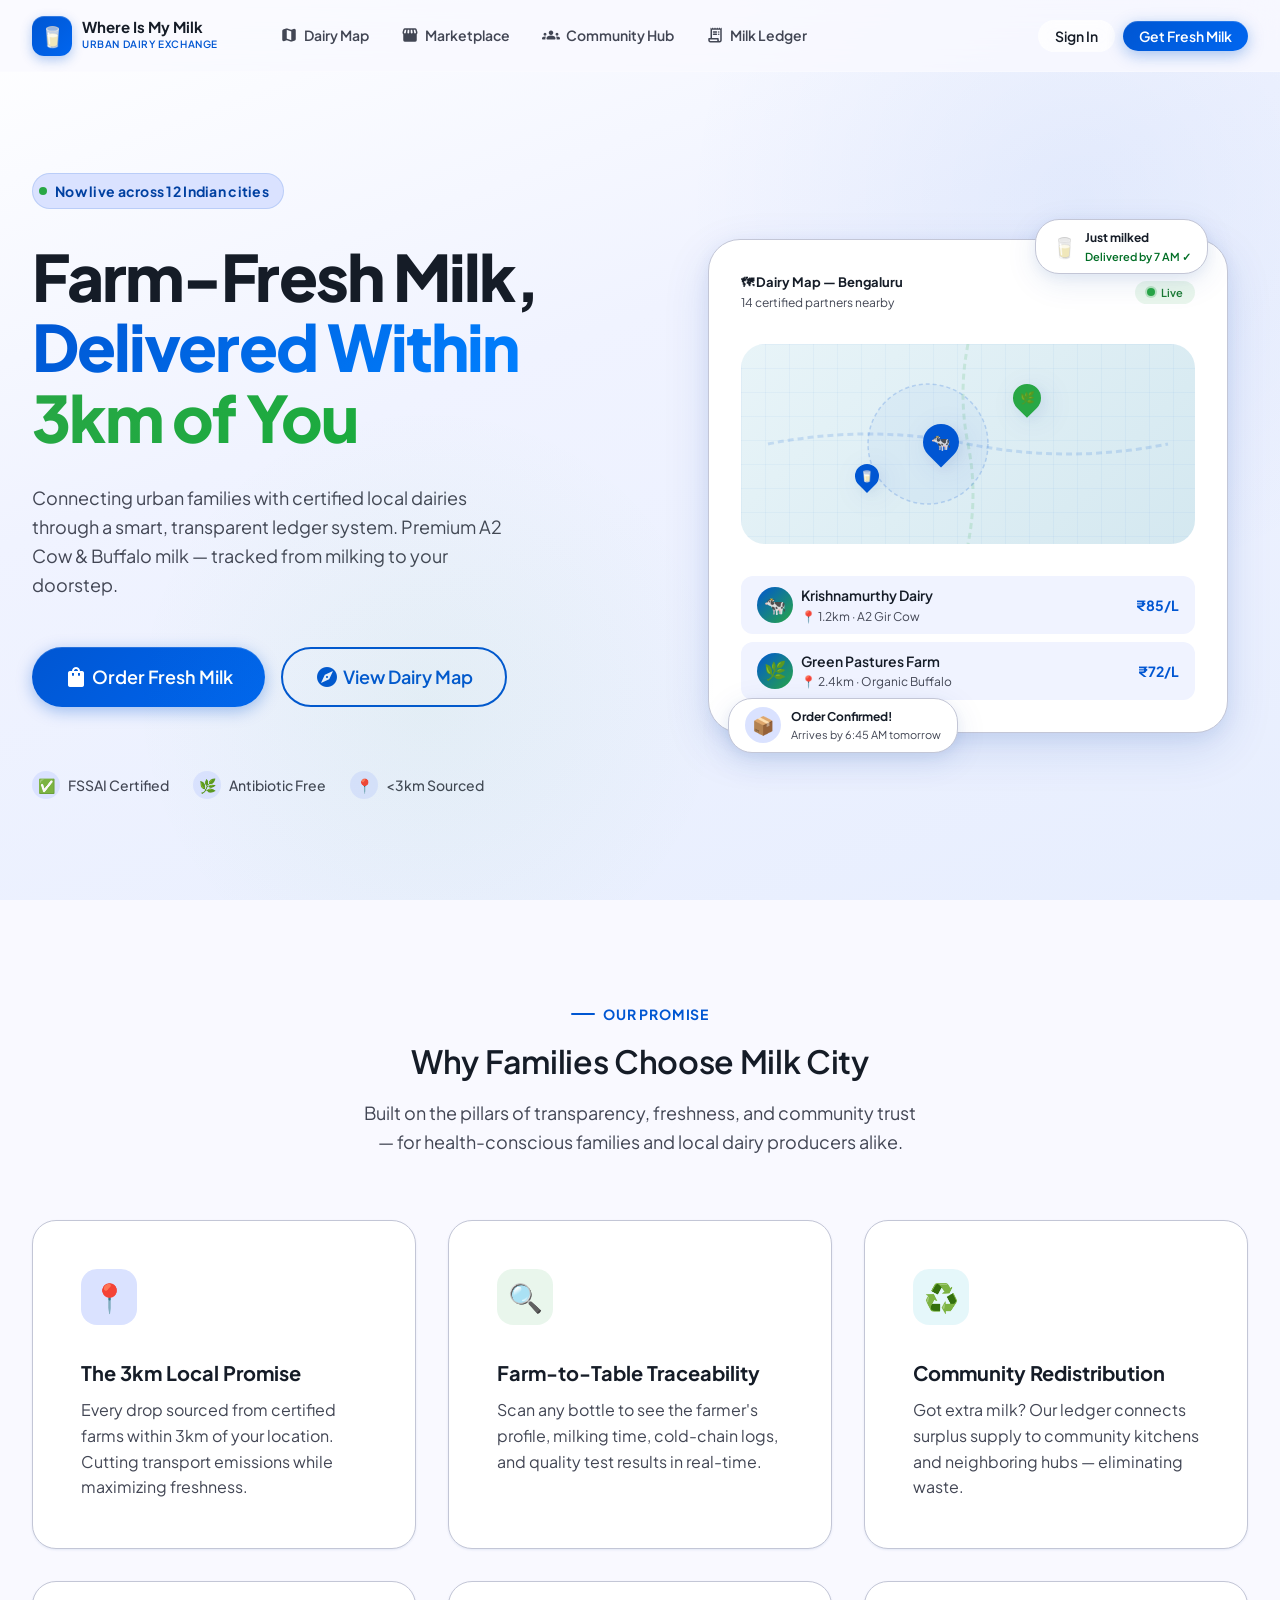
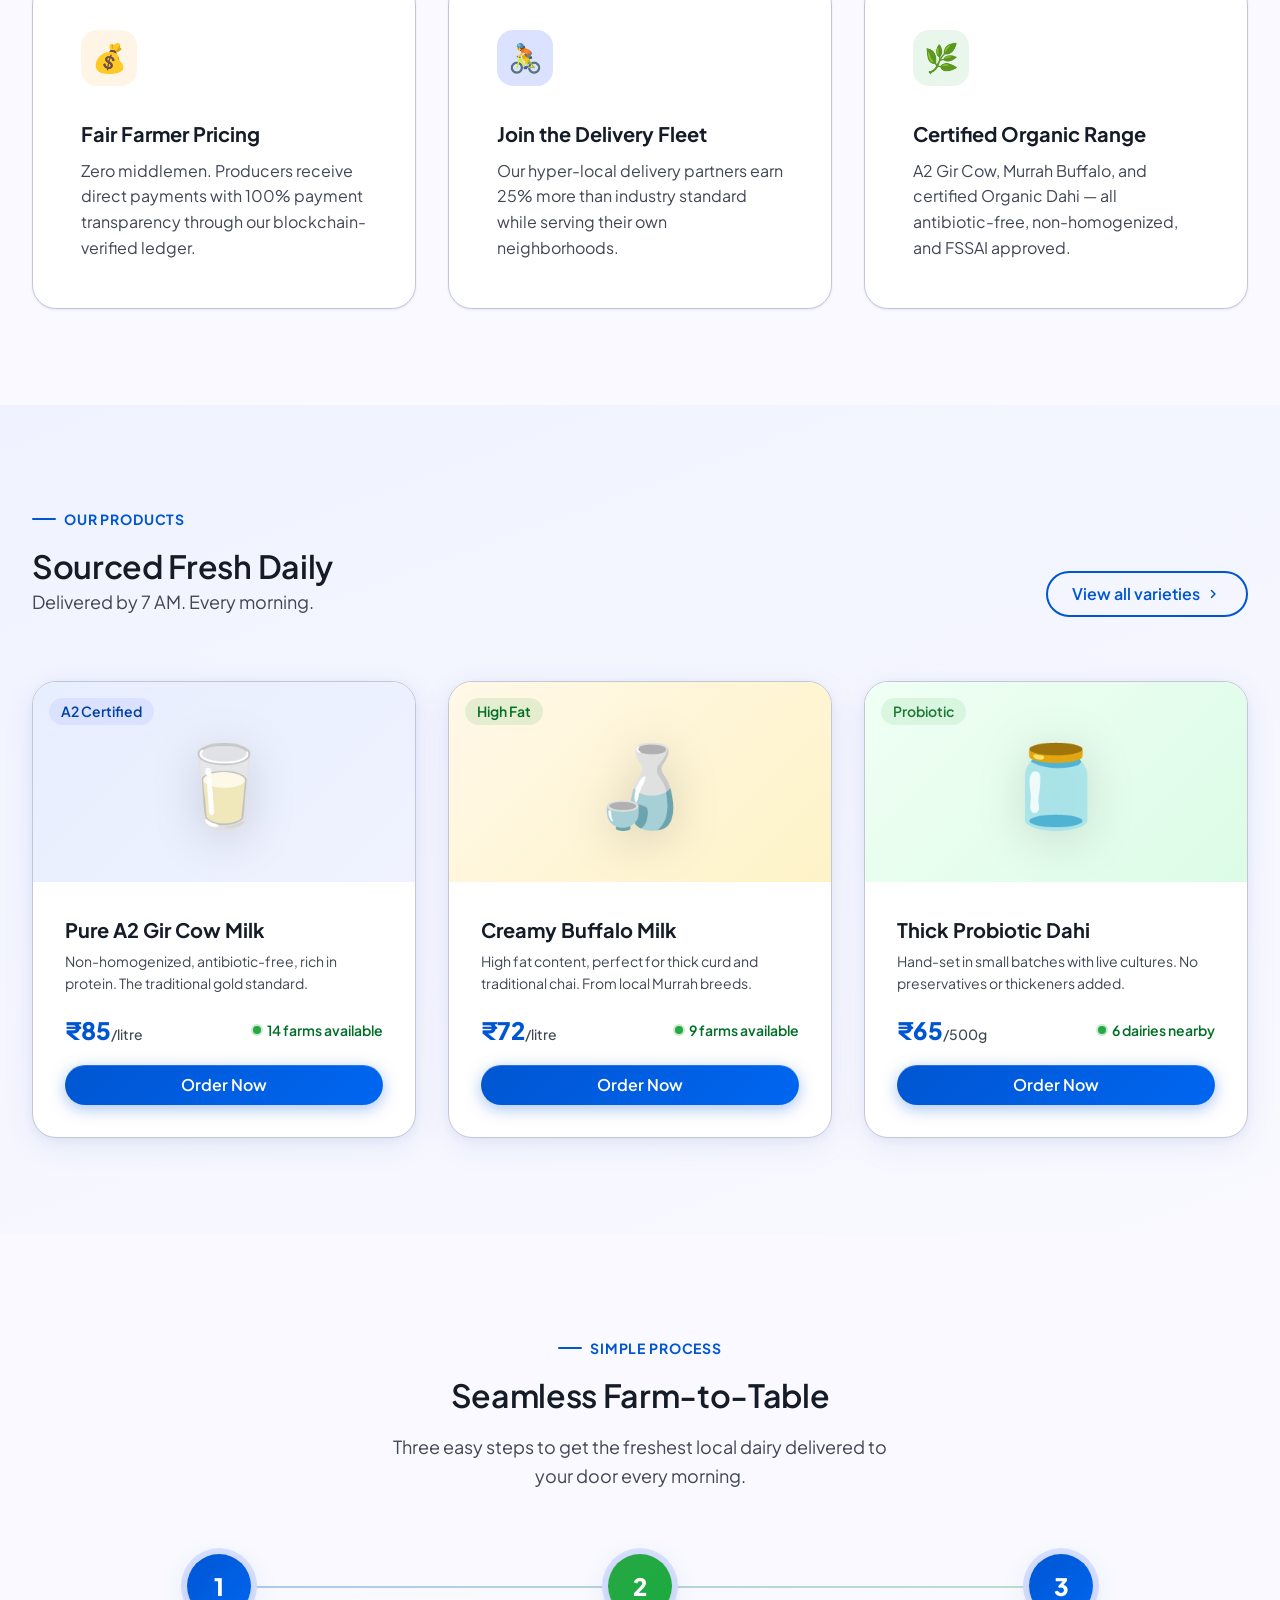
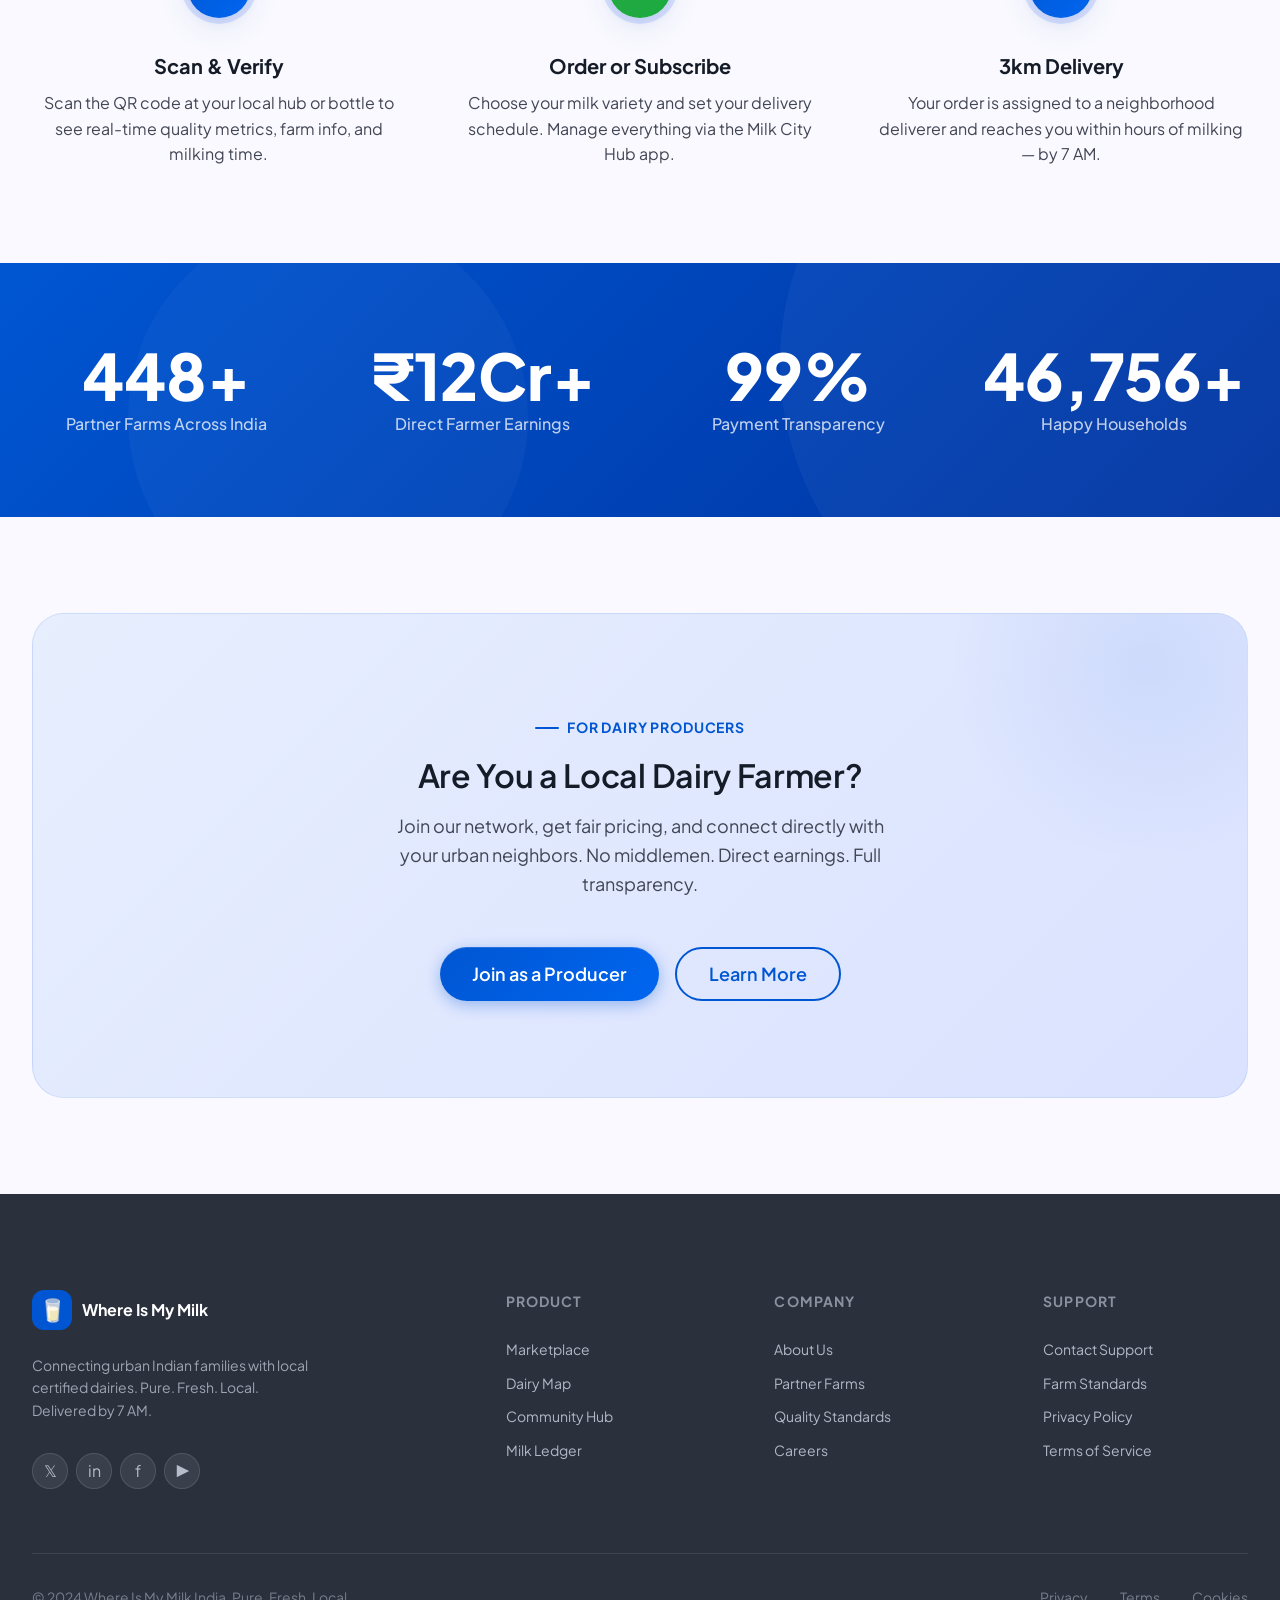
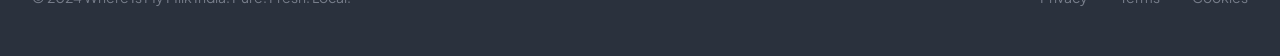
<file: index.html>
<!DOCTYPE html>
<html lang="en">
<head>
<meta charset="UTF-8">
<meta name="viewport" content="width=device-width, initial-scale=1.0">
<title>Where Is My Milk | Pure. Fresh. Local. Urban Dairy Exchange</title>
<meta name="description" content="Connecting urban Indian families with 3km local dairies. Premium A2 Cow & Buffalo milk tracked from farm to table. Join 450+ partner farms.">
<link rel="stylesheet" href="css/design-system.css">
<link rel="stylesheet" href="css/nav.css">
<link rel="stylesheet" href="css/landing.css">
</head>
<body>

<!-- NAVIGATION -->
<nav class="nav" id="mainNav">
  <div class="nav-inner">
    <a href="index.html" class="nav-logo">
      <div class="nav-logo-icon"></div>
      <div class="nav-logo-text">
        <span class="nav-logo-name">Where Is My Milk</span>
        <span class="nav-logo-tagline">Urban Dairy Exchange</span>
      </div>
    </a>
    <div class="nav-links">
      <a href="dairy-map.html" class="nav-link">
        <span class="material-icons-round">map</span> Dairy Map
      </a>
      <a href="marketplace.html" class="nav-link">
        <span class="material-icons-round">storefront</span> Marketplace
      </a>
      <a href="community-hub.html" class="nav-link">
        <span class="material-icons-round">groups</span> Community Hub
      </a>
      <a href="milk-ledger.html" class="nav-link">
        <span class="material-icons-round">receipt_long</span> Milk Ledger
      </a>
    </div>
    <div class="nav-actions">
      <a href="buyer-dashboard.html" class="btn btn-ghost btn-sm">Sign In</a>
      <a href="marketplace.html" class="btn btn-primary btn-sm">Get Fresh Milk</a>
    </div>
    <button class="nav-hamburger" id="hamburger" aria-label="Open menu">
      <span></span><span></span><span></span>
    </button>
  </div>
</nav>
<div class="nav-mobile" id="mobileMenu">
  <a href="dairy-map.html" class="nav-link"><span class="material-icons-round">map</span> Dairy Map</a>
  <a href="marketplace.html" class="nav-link"><span class="material-icons-round">storefront</span> Marketplace</a>
  <a href="community-hub.html" class="nav-link"><span class="material-icons-round">groups</span> Community Hub</a>
  <a href="milk-ledger.html" class="nav-link"><span class="material-icons-round">receipt_long</span> Milk Ledger</a>
  <div class="nav-actions">
    <a href="buyer-dashboard.html" class="btn btn-outline">Sign In</a>
    <a href="marketplace.html" class="btn btn-primary">Get Fresh Milk</a>
  </div>
</div>

<!-- HERO -->
<section class="hero" id="hero">
  <div class="container hero-inner">
    <div class="hero-content">
      <div class="hero-eyebrow" data-animate>
        <span class="hero-eyebrow-dot"></span>
        <span class="hero-eyebrow-text">Now live across 12 Indian cities</span>
      </div>
      <h1 class="hero-title" data-animate>
        Farm-Fresh Milk,<br>
        <span class="highlight">Delivered Within</span><br>
        <span class="highlight-green">3km of You</span>
      </h1>
      <p class="hero-desc" data-animate>
        Connecting urban families with certified local dairies through a smart, transparent ledger system. Premium A2 Cow &amp; Buffalo milk — tracked from milking to your doorstep.
      </p>
      <div class="hero-actions" data-animate>
        <a href="marketplace.html" class="btn btn-primary btn-lg">
          <span class="material-icons-round">shopping_bag</span> Order Fresh Milk
        </a>
        <a href="dairy-map.html" class="btn btn-outline btn-lg">
          <span class="material-icons-round">explore</span> View Dairy Map
        </a>
      </div>
      <div class="hero-trust" data-animate>
        <div class="hero-trust-item">
          <div class="hero-trust-icon">✅</div>
          <span>FSSAI Certified</span>
        </div>
        <div class="hero-trust-item">
          <div class="hero-trust-icon">🌿</div>
          <span>Antibiotic Free</span>
        </div>
        <div class="hero-trust-item">
          <div class="hero-trust-icon">📍</div>
          <span>&lt;3km Sourced</span>
        </div>
      </div>
    </div>

    <!-- Hero Visual -->
    <div class="hero-visual">
      <div class="hero-mockup">
        <!-- Float badges -->
        <div class="float-badge float-badge-top" style="display:flex;align-items:center;gap:8px;">
          <span style="font-size:20px;">🥛</span>
          <div>
            <div style="font-size:12px;font-weight:700;color:var(--on-surface)">Just milked</div>
            <div style="font-size:11px;color:var(--secondary-dark);font-weight:600">Delivered by 7 AM ✓</div>
          </div>
        </div>

        <div class="hero-mockup-card">
          <div class="hero-mockup-header">
            <div>
              <div style="font-size:13px;font-weight:700;color:var(--on-surface)">🗺 Dairy Map — Bengaluru</div>
              <div style="font-size:12px;color:var(--on-surface-variant)">14 certified partners nearby</div>
            </div>
            <span class="chip chip-success" style="font-size:11px;">
              <span class="status-dot status-online"></span> Live
            </span>
          </div>

          <div class="hero-map-area">
            <div class="hero-map-grid"></div>
            <div class="hero-map-marker marker-blue">
              <span class="hero-map-marker-inner">🐄</span>
            </div>
            <div class="hero-map-marker marker-green">
              <span class="hero-map-marker-inner" style="font-size:12px;">🌿</span>
            </div>
            <div class="hero-map-marker marker-blue-sm">
              <span class="hero-map-marker-inner" style="font-size:11px;">🥛</span>
            </div>
            <!-- Roads -->
            <svg style="position:absolute;inset:0;width:100%;height:100%;" viewBox="0 0 400 200" fill="none">
              <path d="M0 100 Q100 80 200 100 Q300 120 400 100" stroke="rgba(0,86,210,0.15)" stroke-width="3" stroke-dasharray="6 4"/>
              <path d="M200 0 Q190 50 200 100 Q210 150 200 200" stroke="rgba(40,167,69,0.15)" stroke-width="3" stroke-dasharray="6 4"/>
            </svg>
            <!-- 3km radius circle -->
            <svg style="position:absolute;inset:0;width:100%;height:100%;" viewBox="0 0 400 200" fill="none">
              <circle cx="160" cy="100" r="60" stroke="rgba(0,86,210,0.2)" stroke-width="1.5" stroke-dasharray="4 3" fill="rgba(0,86,210,0.04)"/>
            </svg>
          </div>

          <div class="hero-farm-list">
            <div class="hero-farm-item">
              <div class="hero-farm-avatar">🐄</div>
              <div class="hero-farm-info">
                <div class="hero-farm-name">Krishnamurthy Dairy</div>
                <div class="hero-farm-dist">📍 1.2km · A2 Gir Cow</div>
              </div>
              <div class="hero-farm-price">₹85/L</div>
            </div>
            <div class="hero-farm-item">
              <div class="hero-farm-avatar">🌿</div>
              <div class="hero-farm-info">
                <div class="hero-farm-name">Green Pastures Farm</div>
                <div class="hero-farm-dist">📍 2.4km · Organic Buffalo</div>
              </div>
              <div class="hero-farm-price">₹72/L</div>
            </div>
          </div>
        </div>

        <div class="float-badge float-badge-bottom" style="display:flex;align-items:center;gap:10px;">
          <div style="width:36px;height:36px;background:var(--primary-fixed);border-radius:50%;display:flex;align-items:center;justify-content:center;font-size:18px;">📦</div>
          <div>
            <div style="font-size:12px;font-weight:700;color:var(--on-surface)">Order Confirmed!</div>
            <div style="font-size:11px;color:var(--on-surface-variant)">Arrives by 6:45 AM tomorrow</div>
          </div>
        </div>
      </div>
    </div>
  </div>
</section>

<!-- FEATURES -->
<section class="section" id="features">
  <div class="container">
    <div class="section-header text-center" data-animate>
      <div class="section-eyebrow" style="justify-content:center;">Our Promise</div>
      <h2 class="h2">Why Families Choose Milk City</h2>
      <p class="body-lg text-muted" style="max-width:560px;margin:var(--sp-md) auto 0;">Built on the pillars of transparency, freshness, and community trust — for health-conscious families and local dairy producers alike.</p>
    </div>
    <div class="features-grid">
      <div class="feature-card" data-animate>
        <div class="feature-icon feature-icon-blue">📍</div>
        <h3 class="feature-title">The 3km Local Promise</h3>
        <p class="feature-desc">Every drop sourced from certified farms within 3km of your location. Cutting transport emissions while maximizing freshness.</p>
      </div>
      <div class="feature-card" data-animate>
        <div class="feature-icon feature-icon-green">🔍</div>
        <h3 class="feature-title">Farm-to-Table Traceability</h3>
        <p class="feature-desc">Scan any bottle to see the farmer's profile, milking time, cold-chain logs, and quality test results in real-time.</p>
      </div>
      <div class="feature-card" data-animate>
        <div class="feature-icon feature-icon-teal">♻️</div>
        <h3 class="feature-title">Community Redistribution</h3>
        <p class="feature-desc">Got extra milk? Our ledger connects surplus supply to community kitchens and neighboring hubs — eliminating waste.</p>
      </div>
      <div class="feature-card" data-animate>
        <div class="feature-icon feature-icon-amber">💰</div>
        <h3 class="feature-title">Fair Farmer Pricing</h3>
        <p class="feature-desc">Zero middlemen. Producers receive direct payments with 100% payment transparency through our blockchain-verified ledger.</p>
      </div>
      <div class="feature-card" data-animate>
        <div class="feature-icon feature-icon-blue">🚴</div>
        <h3 class="feature-title">Join the Delivery Fleet</h3>
        <p class="feature-desc">Our hyper-local delivery partners earn 25% more than industry standard while serving their own neighborhoods.</p>
      </div>
      <div class="feature-card" data-animate>
        <div class="feature-icon feature-icon-green">🌿</div>
        <h3 class="feature-title">Certified Organic Range</h3>
        <p class="feature-desc">A2 Gir Cow, Murrah Buffalo, and certified Organic Dahi — all antibiotic-free, non-homogenized, and FSSAI approved.</p>
      </div>
    </div>
  </div>
</section>

<!-- PRODUCTS -->
<section class="section product-section" id="products">
  <div class="container">
    <div class="section-header" style="display:flex;align-items:flex-end;justify-content:space-between;flex-wrap:wrap;gap:var(--sp-lg);" data-animate>
      <div>
        <div class="section-eyebrow">Our Products</div>
        <h2 class="h2">Sourced Fresh Daily</h2>
        <p class="body-lg text-muted">Delivered by 7 AM. Every morning.</p>
      </div>
      <a href="marketplace.html" class="btn btn-outline">
        View all varieties <span class="material-icons-round" style="font-size:18px;">chevron_right</span>
      </a>
    </div>
    <div class="products-grid">
      <div class="product-card" data-animate>
        <div class="product-image-well">
          <div class="product-emoji">🥛</div>
          <div class="product-tag">
            <span class="chip chip-primary">A2 Certified</span>
          </div>
          <div class="product-glass-overlay">
            <a href="marketplace.html" class="btn btn-primary" style="width:100%;justify-content:center;">Add to Order</a>
          </div>
        </div>
        <div class="product-body">
          <h3 class="product-name">Pure A2 Gir Cow Milk</h3>
          <p class="product-desc">Non-homogenized, antibiotic-free, rich in protein. The traditional gold standard.</p>
          <div class="product-meta">
            <div><span class="product-price">₹85</span><span class="product-unit">/litre</span></div>
            <div class="product-availability"><span class="status-dot status-online"></span> 14 farms available</div>
          </div>
          <a href="marketplace.html" class="btn btn-primary" style="width:100%;justify-content:center;">Order Now</a>
        </div>
      </div>

      <div class="product-card" data-animate>
        <div class="product-image-well" style="background:linear-gradient(135deg,#fff8e8,#fef3c7);">
          <div class="product-emoji">🍶</div>
          <div class="product-tag">
            <span class="chip chip-secondary">High Fat</span>
          </div>
          <div class="product-glass-overlay">
            <a href="marketplace.html" class="btn btn-primary" style="width:100%;justify-content:center;">Add to Order</a>
          </div>
        </div>
        <div class="product-body">
          <h3 class="product-name">Creamy Buffalo Milk</h3>
          <p class="product-desc">High fat content, perfect for thick curd and traditional chai. From local Murrah breeds.</p>
          <div class="product-meta">
            <div><span class="product-price">₹72</span><span class="product-unit">/litre</span></div>
            <div class="product-availability"><span class="status-dot status-online"></span> 9 farms available</div>
          </div>
          <a href="marketplace.html" class="btn btn-primary" style="width:100%;justify-content:center;">Order Now</a>
        </div>
      </div>

      <div class="product-card" data-animate>
        <div class="product-image-well" style="background:linear-gradient(135deg,#f0fff4,#dcfce7);">
          <div class="product-emoji">🫙</div>
          <div class="product-tag">
            <span class="chip chip-success">Probiotic</span>
          </div>
          <div class="product-glass-overlay">
            <a href="marketplace.html" class="btn btn-primary" style="width:100%;justify-content:center;">Add to Order</a>
          </div>
        </div>
        <div class="product-body">
          <h3 class="product-name">Thick Probiotic Dahi</h3>
          <p class="product-desc">Hand-set in small batches with live cultures. No preservatives or thickeners added.</p>
          <div class="product-meta">
            <div><span class="product-price">₹65</span><span class="product-unit">/500g</span></div>
            <div class="product-availability"><span class="status-dot status-online"></span> 6 dairies nearby</div>
          </div>
          <a href="marketplace.html" class="btn btn-primary" style="width:100%;justify-content:center;">Order Now</a>
        </div>
      </div>
    </div>
  </div>
</section>

<!-- HOW IT WORKS -->
<section class="section how-it-works" id="how-it-works">
  <div class="container">
    <div class="section-header text-center" data-animate>
      <div class="section-eyebrow" style="justify-content:center;">Simple Process</div>
      <h2 class="h2">Seamless Farm-to-Table</h2>
      <p class="body-lg text-muted" style="max-width:500px;margin:var(--sp-md) auto 0;">Three easy steps to get the freshest local dairy delivered to your door every morning.</p>
    </div>
    <div class="steps-grid">
      <div class="step-card" data-animate>
        <div class="step-number">1</div>
        <h3 class="step-title">Scan &amp; Verify</h3>
        <p class="step-desc">Scan the QR code at your local hub or bottle to see real-time quality metrics, farm info, and milking time.</p>
      </div>
      <div class="step-card" data-animate>
        <div class="step-number" style="background:linear-gradient(135deg,var(--secondary),#1aab3e);">2</div>
        <h3 class="step-title">Order or Subscribe</h3>
        <p class="step-desc">Choose your milk variety and set your delivery schedule. Manage everything via the Milk City Hub app.</p>
      </div>
      <div class="step-card" data-animate>
        <div class="step-number">3</div>
        <h3 class="step-title">3km Delivery</h3>
        <p class="step-desc">Your order is assigned to a neighborhood deliverer and reaches you within hours of milking — by 7 AM.</p>
      </div>
    </div>
  </div>
</section>

<!-- STATS BANNER -->
<section class="stats-banner" id="stats">
  <div class="container">
    <div class="stats-banner-inner">
      <div data-animate>
        <div class="stat-number" data-counter="450" data-suffix="+">450+</div>
        <div class="stat-desc">Partner Farms Across India</div>
      </div>
      <div data-animate>
        <div class="stat-number" data-prefix="₹" data-counter="12" data-suffix="Cr+">₹12Cr+</div>
        <div class="stat-desc">Direct Farmer Earnings</div>
      </div>
      <div data-animate>
        <div class="stat-number" data-counter="100" data-suffix="%">100%</div>
        <div class="stat-desc">Payment Transparency</div>
      </div>
      <div data-animate>
        <div class="stat-number" data-counter="47000" data-suffix="+">47,000+</div>
        <div class="stat-desc">Happy Households</div>
      </div>
    </div>
  </div>
</section>

<!-- PARTNER CTA -->
<section class="section" id="partner">
  <div class="container">
    <div class="partner-cta" data-animate>
      <div class="section-eyebrow" style="justify-content:center;margin-bottom:var(--sp-md);">For Dairy Producers</div>
      <h2 class="h2" style="margin-bottom:var(--sp-md);">Are You a Local Dairy Farmer?</h2>
      <p class="body-lg text-muted" style="max-width:520px;margin:0 auto var(--sp-2xl);">Join our network, get fair pricing, and connect directly with your urban neighbors. No middlemen. Direct earnings. Full transparency.</p>
      <div style="display:flex;gap:var(--sp-md);justify-content:center;flex-wrap:wrap;">
        <a href="seller-dashboard.html" class="btn btn-primary btn-lg">Join as a Producer</a>
        <a href="community-hub.html" class="btn btn-outline btn-lg">Learn More</a>
      </div>
    </div>
  </div>
</section>

<!-- FOOTER -->
<footer class="footer" id="footer">
  <div class="container">
    <div class="footer-grid">
      <div class="footer-brand">
        <div class="footer-logo">
          <div class="footer-logo-icon">🥛</div>
          <span class="footer-logo-name">Where Is My Milk</span>
        </div>
        <p class="footer-desc">Connecting urban Indian families with local certified dairies. Pure. Fresh. Local. Delivered by 7 AM.</p>
        <div class="footer-socials">
          <a href="#" class="footer-social">𝕏</a>
          <a href="#" class="footer-social">in</a>
          <a href="#" class="footer-social">f</a>
          <a href="#" class="footer-social">▶</a>
        </div>
      </div>
      <div>
        <h4 class="footer-heading">Product</h4>
        <ul class="footer-links">
          <li><a href="marketplace.html" class="footer-link">Marketplace</a></li>
          <li><a href="dairy-map.html" class="footer-link">Dairy Map</a></li>
          <li><a href="community-hub.html" class="footer-link">Community Hub</a></li>
          <li><a href="milk-ledger.html" class="footer-link">Milk Ledger</a></li>
        </ul>
      </div>
      <div>
        <h4 class="footer-heading">Company</h4>
        <ul class="footer-links">
          <li><a href="#" class="footer-link">About Us</a></li>
          <li><a href="#" class="footer-link">Partner Farms</a></li>
          <li><a href="#" class="footer-link">Quality Standards</a></li>
          <li><a href="#" class="footer-link">Careers</a></li>
        </ul>
      </div>
      <div>
        <h4 class="footer-heading">Support</h4>
        <ul class="footer-links">
          <li><a href="#" class="footer-link">Contact Support</a></li>
          <li><a href="#" class="footer-link">Farm Standards</a></li>
          <li><a href="#" class="footer-link">Privacy Policy</a></li>
          <li><a href="#" class="footer-link">Terms of Service</a></li>
        </ul>
      </div>
    </div>
    <div class="footer-bottom">
      <p class="footer-copy">© 2024 Where Is My Milk India. Pure. Fresh. Local.</p>
      <div class="footer-legal">
        <a href="#">Privacy</a>
        <a href="#">Terms</a>
        <a href="#">Cookies</a>
      </div>
    </div>
  </div>
</footer>

<script src="js/main.js"></script>
</body>
</html>
</file>
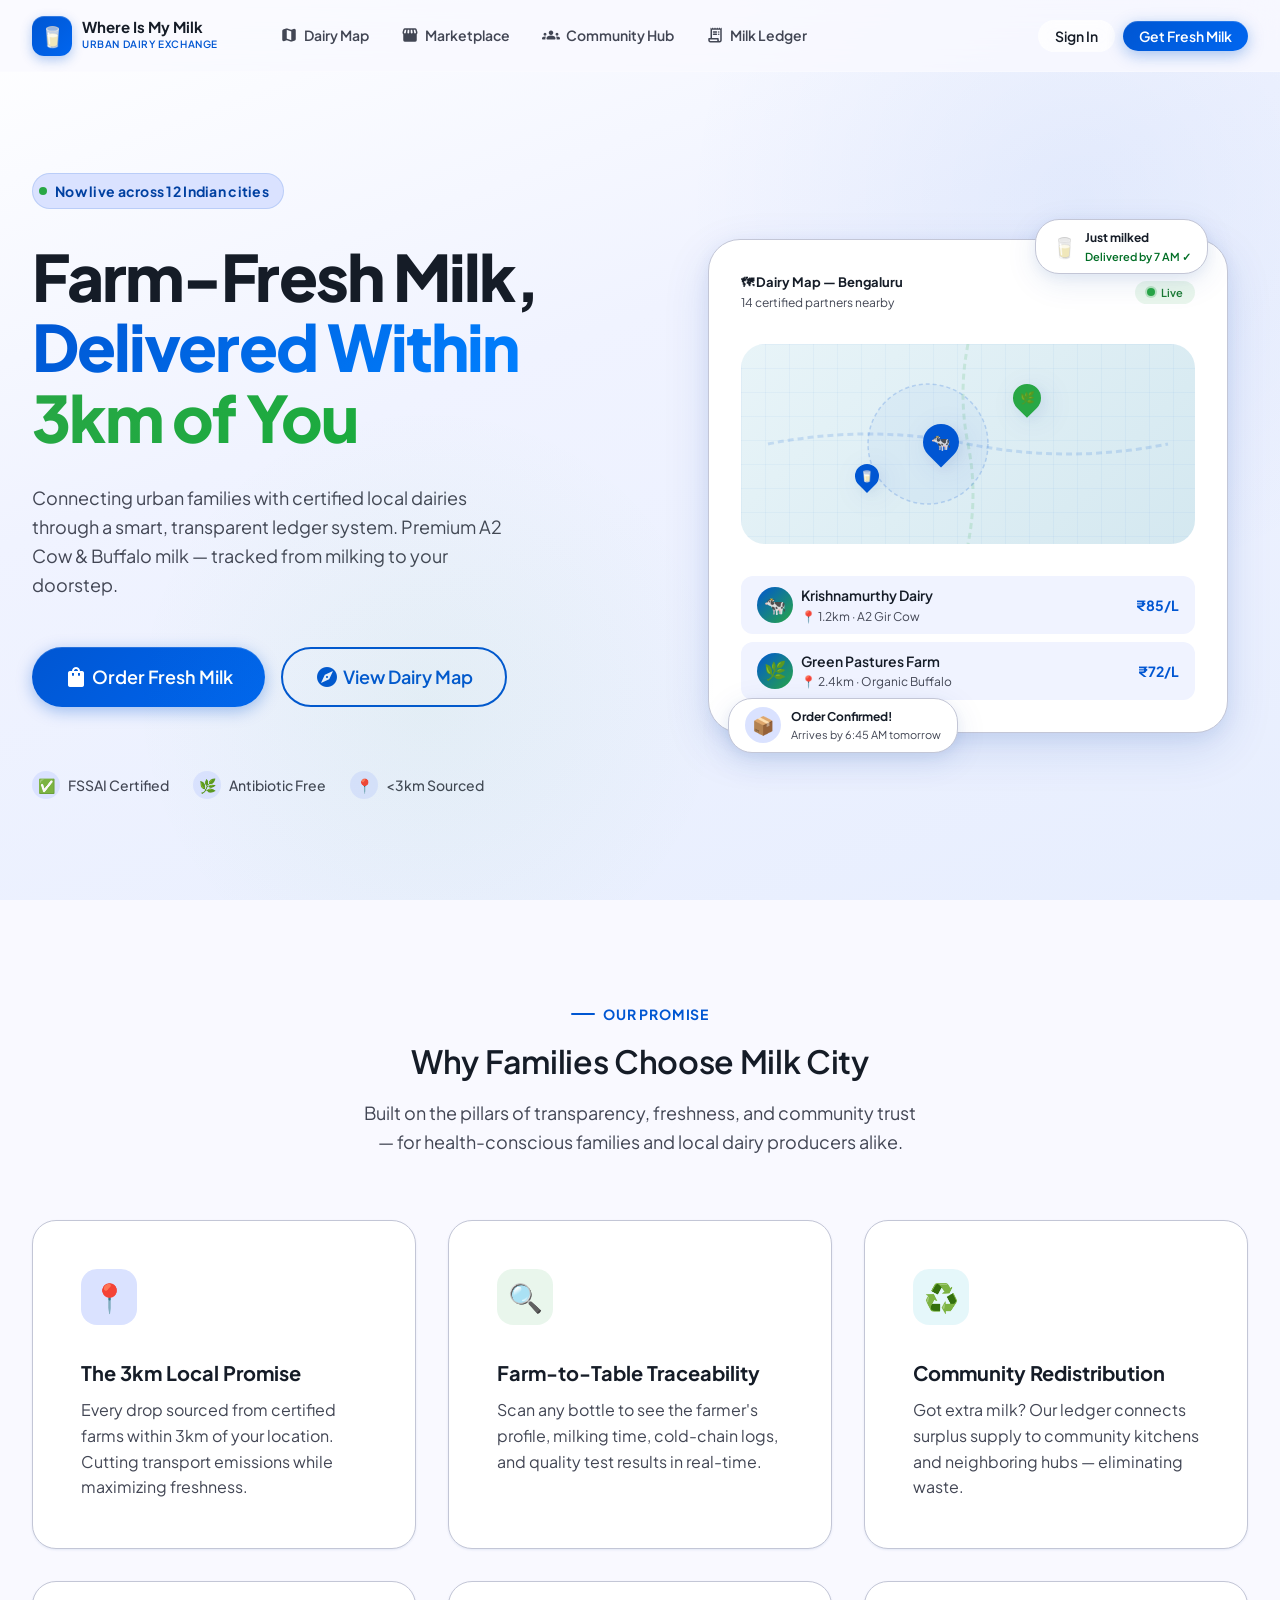
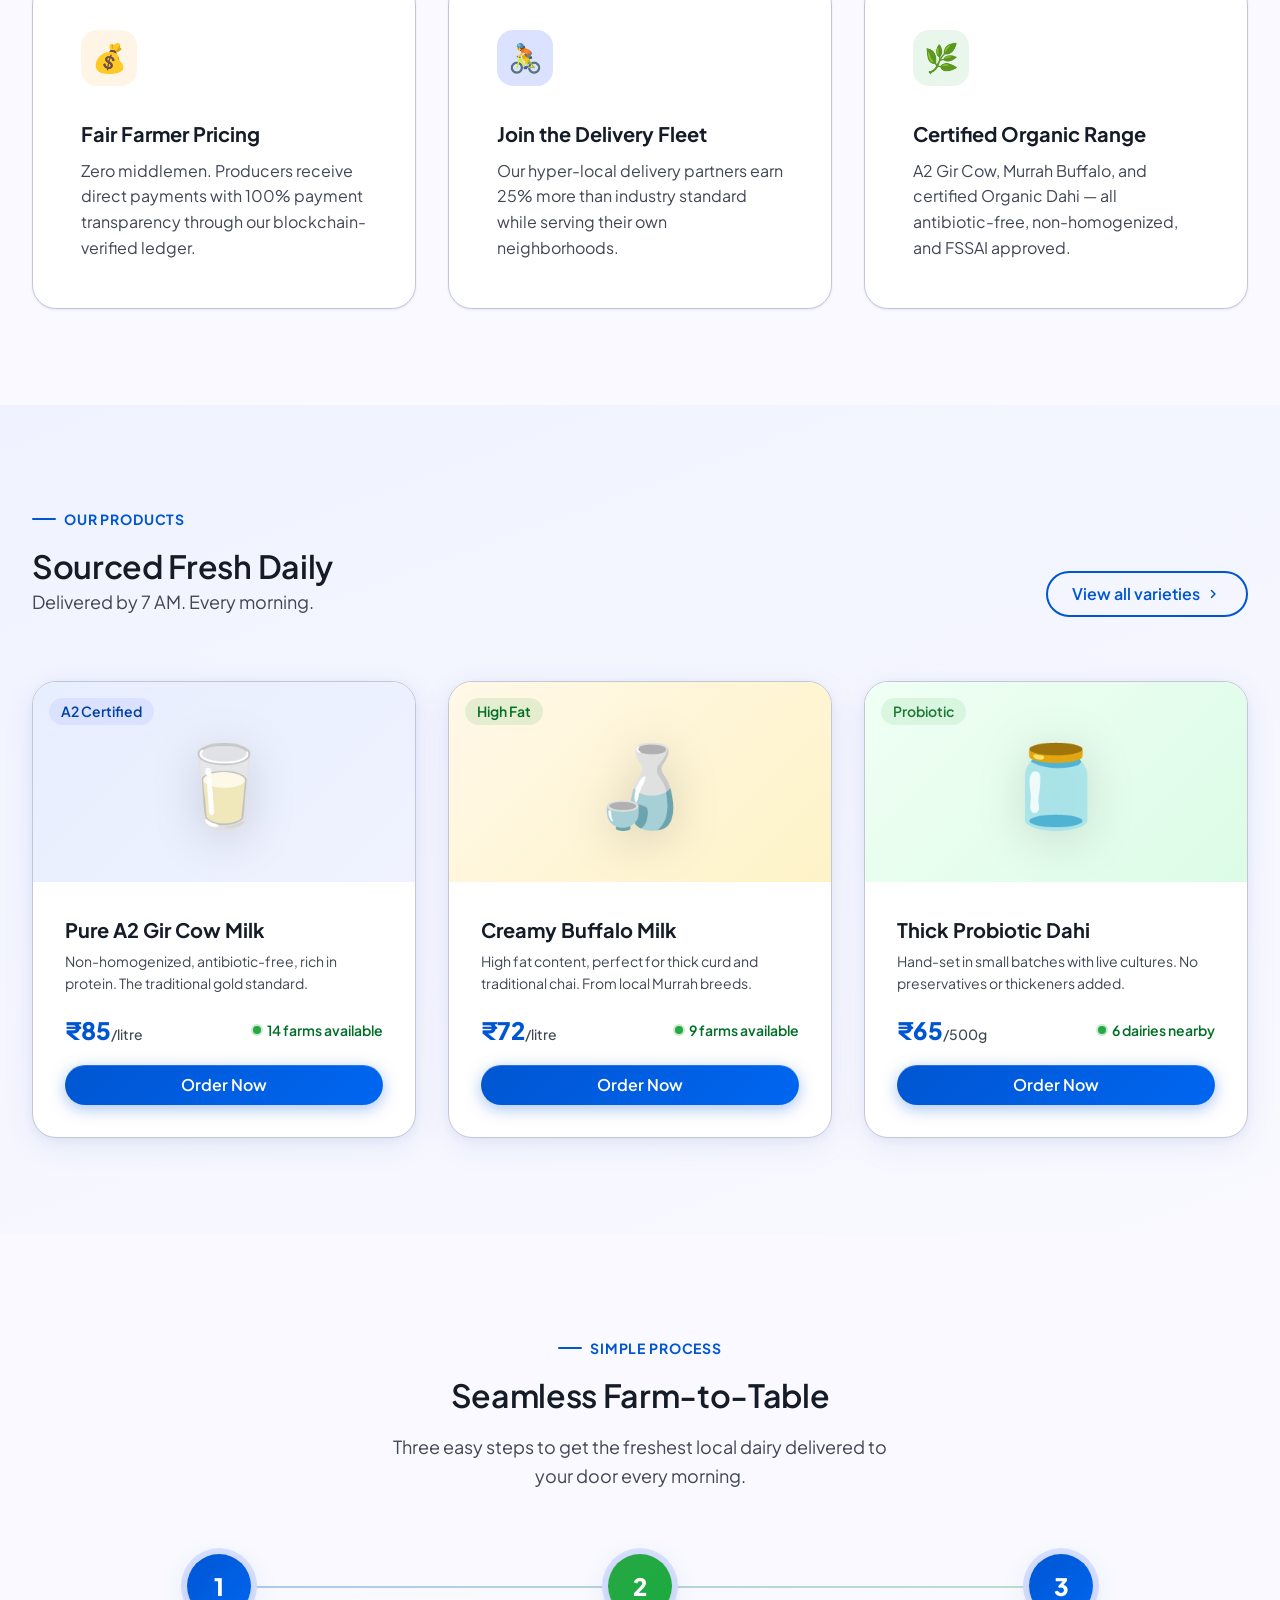
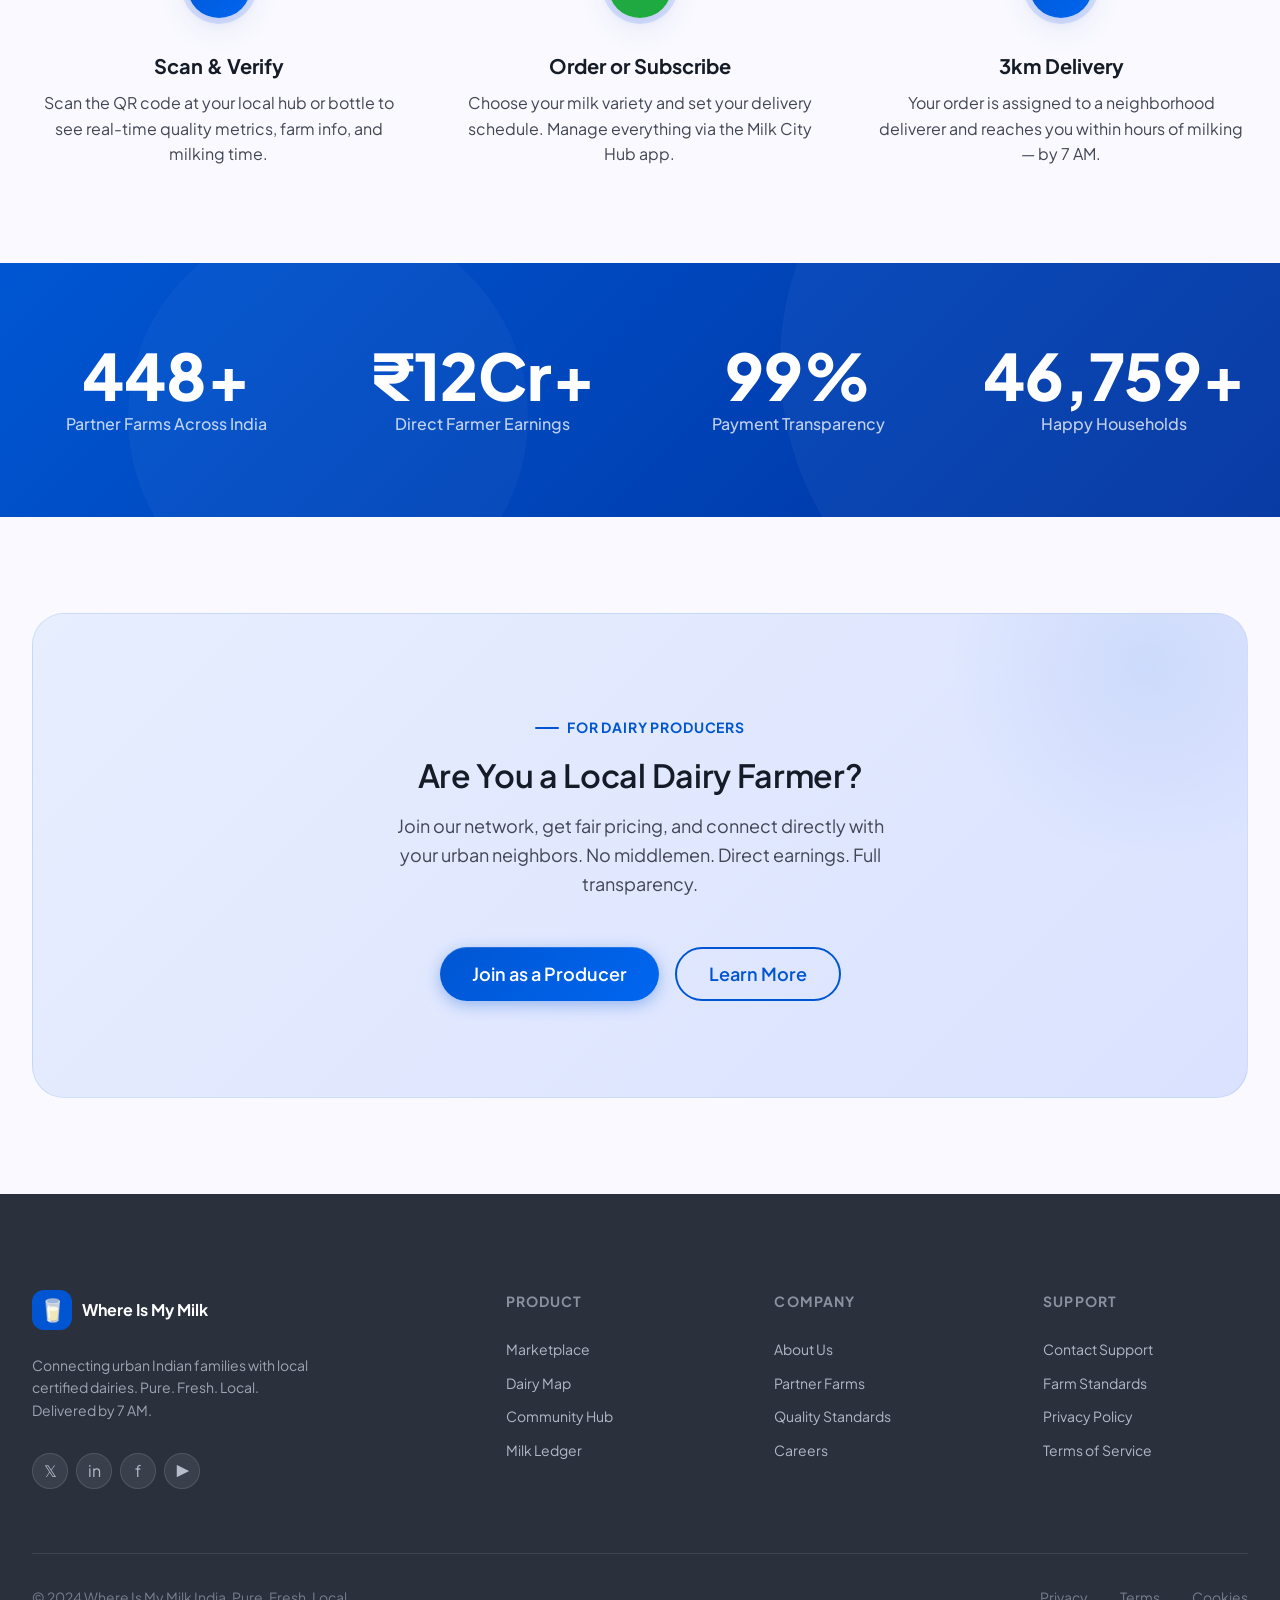
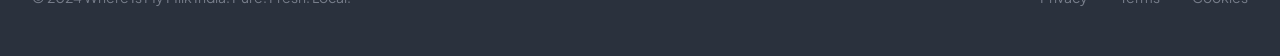
<file: html/index.html>
<!DOCTYPE html>
<html lang="en">
<head>
<meta charset="UTF-8">
<meta name="viewport" content="width=device-width, initial-scale=1.0">
<title>Where Is My Milk | Pure. Fresh. Local. Urban Dairy Exchange</title>
<meta name="description" content="Connecting urban Indian families with 3km local dairies. Premium A2 Cow & Buffalo milk tracked from farm to table. Join 450+ partner farms.">
<link rel="stylesheet" href="../css/design-system.css">
<link rel="stylesheet" href="../css/nav.css">
<link rel="stylesheet" href="../css/landing.css">
</head>
<body>

<!-- NAVIGATION -->
<nav class="nav" id="mainNav">
  <div class="nav-inner">
    <a href="index.html" class="nav-logo">
      <div class="nav-logo-icon"></div>
      <div class="nav-logo-text">
        <span class="nav-logo-name">Where Is My Milk</span>
        <span class="nav-logo-tagline">Urban Dairy Exchange</span>
      </div>
    </a>
    <div class="nav-links">
      <a href="dairy-map.html" class="nav-link">
        <span class="material-icons-round">map</span> Dairy Map
      </a>
      <a href="marketplace.html" class="nav-link">
        <span class="material-icons-round">storefront</span> Marketplace
      </a>
      <a href="community-hub.html" class="nav-link">
        <span class="material-icons-round">groups</span> Community Hub
      </a>
      <a href="milk-ledger.html" class="nav-link">
        <span class="material-icons-round">receipt_long</span> Milk Ledger
      </a>
    </div>
    <div class="nav-actions">
      <a href="buyer-dashboard.html" class="btn btn-ghost btn-sm">Sign In</a>
      <a href="marketplace.html" class="btn btn-primary btn-sm">Get Fresh Milk</a>
    </div>
    <button class="nav-hamburger" id="hamburger" aria-label="Open menu">
      <span></span><span></span><span></span>
    </button>
  </div>
</nav>
<div class="nav-mobile" id="mobileMenu">
  <a href="dairy-map.html" class="nav-link"><span class="material-icons-round">map</span> Dairy Map</a>
  <a href="marketplace.html" class="nav-link"><span class="material-icons-round">storefront</span> Marketplace</a>
  <a href="community-hub.html" class="nav-link"><span class="material-icons-round">groups</span> Community Hub</a>
  <a href="milk-ledger.html" class="nav-link"><span class="material-icons-round">receipt_long</span> Milk Ledger</a>
  <div class="nav-actions">
    <a href="buyer-dashboard.html" class="btn btn-outline">Sign In</a>
    <a href="marketplace.html" class="btn btn-primary">Get Fresh Milk</a>
  </div>
</div>

<!-- HERO -->
<section class="hero" id="hero">
  <div class="container hero-inner">
    <div class="hero-content">
      <div class="hero-eyebrow" data-animate>
        <span class="hero-eyebrow-dot"></span>
        <span class="hero-eyebrow-text">Now live across 12 Indian cities</span>
      </div>
      <h1 class="hero-title" data-animate>
        Farm-Fresh Milk,<br>
        <span class="highlight">Delivered Within</span><br>
        <span class="highlight-green">3km of You</span>
      </h1>
      <p class="hero-desc" data-animate>
        Connecting urban families with certified local dairies through a smart, transparent ledger system. Premium A2 Cow &amp; Buffalo milk — tracked from milking to your doorstep.
      </p>
      <div class="hero-actions" data-animate>
        <a href="marketplace.html" class="btn btn-primary btn-lg">
          <span class="material-icons-round">shopping_bag</span> Order Fresh Milk
        </a>
        <a href="dairy-map.html" class="btn btn-outline btn-lg">
          <span class="material-icons-round">explore</span> View Dairy Map
        </a>
      </div>
      <div class="hero-trust" data-animate>
        <div class="hero-trust-item">
          <div class="hero-trust-icon">✅</div>
          <span>FSSAI Certified</span>
        </div>
        <div class="hero-trust-item">
          <div class="hero-trust-icon">🌿</div>
          <span>Antibiotic Free</span>
        </div>
        <div class="hero-trust-item">
          <div class="hero-trust-icon">📍</div>
          <span>&lt;3km Sourced</span>
        </div>
      </div>
    </div>

    <!-- Hero Visual -->
    <div class="hero-visual">
      <div class="hero-mockup">
        <!-- Float badges -->
        <div class="float-badge float-badge-top" style="display:flex;align-items:center;gap:8px;">
          <span style="font-size:20px;">🥛</span>
          <div>
            <div style="font-size:12px;font-weight:700;color:var(--on-surface)">Just milked</div>
            <div style="font-size:11px;color:var(--secondary-dark);font-weight:600">Delivered by 7 AM ✓</div>
          </div>
        </div>

        <div class="hero-mockup-card">
          <div class="hero-mockup-header">
            <div>
              <div style="font-size:13px;font-weight:700;color:var(--on-surface)">🗺 Dairy Map — Bengaluru</div>
              <div style="font-size:12px;color:var(--on-surface-variant)">14 certified partners nearby</div>
            </div>
            <span class="chip chip-success" style="font-size:11px;">
              <span class="status-dot status-online"></span> Live
            </span>
          </div>

          <div class="hero-map-area">
            <div class="hero-map-grid"></div>
            <div class="hero-map-marker marker-blue">
              <span class="hero-map-marker-inner">🐄</span>
            </div>
            <div class="hero-map-marker marker-green">
              <span class="hero-map-marker-inner" style="font-size:12px;">🌿</span>
            </div>
            <div class="hero-map-marker marker-blue-sm">
              <span class="hero-map-marker-inner" style="font-size:11px;">🥛</span>
            </div>
            <!-- Roads -->
            <svg style="position:absolute;inset:0;width:100%;height:100%;" viewBox="0 0 400 200" fill="none">
              <path d="M0 100 Q100 80 200 100 Q300 120 400 100" stroke="rgba(0,86,210,0.15)" stroke-width="3" stroke-dasharray="6 4"/>
              <path d="M200 0 Q190 50 200 100 Q210 150 200 200" stroke="rgba(40,167,69,0.15)" stroke-width="3" stroke-dasharray="6 4"/>
            </svg>
            <!-- 3km radius circle -->
            <svg style="position:absolute;inset:0;width:100%;height:100%;" viewBox="0 0 400 200" fill="none">
              <circle cx="160" cy="100" r="60" stroke="rgba(0,86,210,0.2)" stroke-width="1.5" stroke-dasharray="4 3" fill="rgba(0,86,210,0.04)"/>
            </svg>
          </div>

          <div class="hero-farm-list">
            <div class="hero-farm-item">
              <div class="hero-farm-avatar">🐄</div>
              <div class="hero-farm-info">
                <div class="hero-farm-name">Krishnamurthy Dairy</div>
                <div class="hero-farm-dist">📍 1.2km · A2 Gir Cow</div>
              </div>
              <div class="hero-farm-price">₹85/L</div>
            </div>
            <div class="hero-farm-item">
              <div class="hero-farm-avatar">🌿</div>
              <div class="hero-farm-info">
                <div class="hero-farm-name">Green Pastures Farm</div>
                <div class="hero-farm-dist">📍 2.4km · Organic Buffalo</div>
              </div>
              <div class="hero-farm-price">₹72/L</div>
            </div>
          </div>
        </div>

        <div class="float-badge float-badge-bottom" style="display:flex;align-items:center;gap:10px;">
          <div style="width:36px;height:36px;background:var(--primary-fixed);border-radius:50%;display:flex;align-items:center;justify-content:center;font-size:18px;">📦</div>
          <div>
            <div style="font-size:12px;font-weight:700;color:var(--on-surface)">Order Confirmed!</div>
            <div style="font-size:11px;color:var(--on-surface-variant)">Arrives by 6:45 AM tomorrow</div>
          </div>
        </div>
      </div>
    </div>
  </div>
</section>

<!-- FEATURES -->
<section class="section" id="features">
  <div class="container">
    <div class="section-header text-center" data-animate>
      <div class="section-eyebrow" style="justify-content:center;">Our Promise</div>
      <h2 class="h2">Why Families Choose Milk City</h2>
      <p class="body-lg text-muted" style="max-width:560px;margin:var(--sp-md) auto 0;">Built on the pillars of transparency, freshness, and community trust — for health-conscious families and local dairy producers alike.</p>
    </div>
    <div class="features-grid">
      <div class="feature-card" data-animate>
        <div class="feature-icon feature-icon-blue">📍</div>
        <h3 class="feature-title">The 3km Local Promise</h3>
        <p class="feature-desc">Every drop sourced from certified farms within 3km of your location. Cutting transport emissions while maximizing freshness.</p>
      </div>
      <div class="feature-card" data-animate>
        <div class="feature-icon feature-icon-green">🔍</div>
        <h3 class="feature-title">Farm-to-Table Traceability</h3>
        <p class="feature-desc">Scan any bottle to see the farmer's profile, milking time, cold-chain logs, and quality test results in real-time.</p>
      </div>
      <div class="feature-card" data-animate>
        <div class="feature-icon feature-icon-teal">♻️</div>
        <h3 class="feature-title">Community Redistribution</h3>
        <p class="feature-desc">Got extra milk? Our ledger connects surplus supply to community kitchens and neighboring hubs — eliminating waste.</p>
      </div>
      <div class="feature-card" data-animate>
        <div class="feature-icon feature-icon-amber">💰</div>
        <h3 class="feature-title">Fair Farmer Pricing</h3>
        <p class="feature-desc">Zero middlemen. Producers receive direct payments with 100% payment transparency through our blockchain-verified ledger.</p>
      </div>
      <div class="feature-card" data-animate>
        <div class="feature-icon feature-icon-blue">🚴</div>
        <h3 class="feature-title">Join the Delivery Fleet</h3>
        <p class="feature-desc">Our hyper-local delivery partners earn 25% more than industry standard while serving their own neighborhoods.</p>
      </div>
      <div class="feature-card" data-animate>
        <div class="feature-icon feature-icon-green">🌿</div>
        <h3 class="feature-title">Certified Organic Range</h3>
        <p class="feature-desc">A2 Gir Cow, Murrah Buffalo, and certified Organic Dahi — all antibiotic-free, non-homogenized, and FSSAI approved.</p>
      </div>
    </div>
  </div>
</section>

<!-- PRODUCTS -->
<section class="section product-section" id="products">
  <div class="container">
    <div class="section-header" style="display:flex;align-items:flex-end;justify-content:space-between;flex-wrap:wrap;gap:var(--sp-lg);" data-animate>
      <div>
        <div class="section-eyebrow">Our Products</div>
        <h2 class="h2">Sourced Fresh Daily</h2>
        <p class="body-lg text-muted">Delivered by 7 AM. Every morning.</p>
      </div>
      <a href="marketplace.html" class="btn btn-outline">
        View all varieties <span class="material-icons-round" style="font-size:18px;">chevron_right</span>
      </a>
    </div>
    <div class="products-grid">
      <div class="product-card" data-animate>
        <div class="product-image-well">
          <div class="product-emoji">🥛</div>
          <div class="product-tag">
            <span class="chip chip-primary">A2 Certified</span>
          </div>
          <div class="product-glass-overlay">
            <a href="marketplace.html" class="btn btn-primary" style="width:100%;justify-content:center;">Add to Order</a>
          </div>
        </div>
        <div class="product-body">
          <h3 class="product-name">Pure A2 Gir Cow Milk</h3>
          <p class="product-desc">Non-homogenized, antibiotic-free, rich in protein. The traditional gold standard.</p>
          <div class="product-meta">
            <div><span class="product-price">₹85</span><span class="product-unit">/litre</span></div>
            <div class="product-availability"><span class="status-dot status-online"></span> 14 farms available</div>
          </div>
          <a href="marketplace.html" class="btn btn-primary" style="width:100%;justify-content:center;">Order Now</a>
        </div>
      </div>

      <div class="product-card" data-animate>
        <div class="product-image-well" style="background:linear-gradient(135deg,#fff8e8,#fef3c7);">
          <div class="product-emoji">🍶</div>
          <div class="product-tag">
            <span class="chip chip-secondary">High Fat</span>
          </div>
          <div class="product-glass-overlay">
            <a href="marketplace.html" class="btn btn-primary" style="width:100%;justify-content:center;">Add to Order</a>
          </div>
        </div>
        <div class="product-body">
          <h3 class="product-name">Creamy Buffalo Milk</h3>
          <p class="product-desc">High fat content, perfect for thick curd and traditional chai. From local Murrah breeds.</p>
          <div class="product-meta">
            <div><span class="product-price">₹72</span><span class="product-unit">/litre</span></div>
            <div class="product-availability"><span class="status-dot status-online"></span> 9 farms available</div>
          </div>
          <a href="marketplace.html" class="btn btn-primary" style="width:100%;justify-content:center;">Order Now</a>
        </div>
      </div>

      <div class="product-card" data-animate>
        <div class="product-image-well" style="background:linear-gradient(135deg,#f0fff4,#dcfce7);">
          <div class="product-emoji">🫙</div>
          <div class="product-tag">
            <span class="chip chip-success">Probiotic</span>
          </div>
          <div class="product-glass-overlay">
            <a href="marketplace.html" class="btn btn-primary" style="width:100%;justify-content:center;">Add to Order</a>
          </div>
        </div>
        <div class="product-body">
          <h3 class="product-name">Thick Probiotic Dahi</h3>
          <p class="product-desc">Hand-set in small batches with live cultures. No preservatives or thickeners added.</p>
          <div class="product-meta">
            <div><span class="product-price">₹65</span><span class="product-unit">/500g</span></div>
            <div class="product-availability"><span class="status-dot status-online"></span> 6 dairies nearby</div>
          </div>
          <a href="marketplace.html" class="btn btn-primary" style="width:100%;justify-content:center;">Order Now</a>
        </div>
      </div>
    </div>
  </div>
</section>

<!-- HOW IT WORKS -->
<section class="section how-it-works" id="how-it-works">
  <div class="container">
    <div class="section-header text-center" data-animate>
      <div class="section-eyebrow" style="justify-content:center;">Simple Process</div>
      <h2 class="h2">Seamless Farm-to-Table</h2>
      <p class="body-lg text-muted" style="max-width:500px;margin:var(--sp-md) auto 0;">Three easy steps to get the freshest local dairy delivered to your door every morning.</p>
    </div>
    <div class="steps-grid">
      <div class="step-card" data-animate>
        <div class="step-number">1</div>
        <h3 class="step-title">Scan &amp; Verify</h3>
        <p class="step-desc">Scan the QR code at your local hub or bottle to see real-time quality metrics, farm info, and milking time.</p>
      </div>
      <div class="step-card" data-animate>
        <div class="step-number" style="background:linear-gradient(135deg,var(--secondary),#1aab3e);">2</div>
        <h3 class="step-title">Order or Subscribe</h3>
        <p class="step-desc">Choose your milk variety and set your delivery schedule. Manage everything via the Milk City Hub app.</p>
      </div>
      <div class="step-card" data-animate>
        <div class="step-number">3</div>
        <h3 class="step-title">3km Delivery</h3>
        <p class="step-desc">Your order is assigned to a neighborhood deliverer and reaches you within hours of milking — by 7 AM.</p>
      </div>
    </div>
  </div>
</section>

<!-- STATS BANNER -->
<section class="stats-banner" id="stats">
  <div class="container">
    <div class="stats-banner-inner">
      <div data-animate>
        <div class="stat-number" data-counter="450" data-suffix="+">450+</div>
        <div class="stat-desc">Partner Farms Across India</div>
      </div>
      <div data-animate>
        <div class="stat-number" data-prefix="₹" data-counter="12" data-suffix="Cr+">₹12Cr+</div>
        <div class="stat-desc">Direct Farmer Earnings</div>
      </div>
      <div data-animate>
        <div class="stat-number" data-counter="100" data-suffix="%">100%</div>
        <div class="stat-desc">Payment Transparency</div>
      </div>
      <div data-animate>
        <div class="stat-number" data-counter="47000" data-suffix="+">47,000+</div>
        <div class="stat-desc">Happy Households</div>
      </div>
    </div>
  </div>
</section>

<!-- PARTNER CTA -->
<section class="section" id="partner">
  <div class="container">
    <div class="partner-cta" data-animate>
      <div class="section-eyebrow" style="justify-content:center;margin-bottom:var(--sp-md);">For Dairy Producers</div>
      <h2 class="h2" style="margin-bottom:var(--sp-md);">Are You a Local Dairy Farmer?</h2>
      <p class="body-lg text-muted" style="max-width:520px;margin:0 auto var(--sp-2xl);">Join our network, get fair pricing, and connect directly with your urban neighbors. No middlemen. Direct earnings. Full transparency.</p>
      <div style="display:flex;gap:var(--sp-md);justify-content:center;flex-wrap:wrap;">
        <a href="seller-dashboard.html" class="btn btn-primary btn-lg">Join as a Producer</a>
        <a href="community-hub.html" class="btn btn-outline btn-lg">Learn More</a>
      </div>
    </div>
  </div>
</section>

<!-- FOOTER -->
<footer class="footer" id="footer">
  <div class="container">
    <div class="footer-grid">
      <div class="footer-brand">
        <div class="footer-logo">
          <div class="footer-logo-icon">🥛</div>
          <span class="footer-logo-name">Where Is My Milk</span>
        </div>
        <p class="footer-desc">Connecting urban Indian families with local certified dairies. Pure. Fresh. Local. Delivered by 7 AM.</p>
        <div class="footer-socials">
          <a href="#" class="footer-social">𝕏</a>
          <a href="#" class="footer-social">in</a>
          <a href="#" class="footer-social">f</a>
          <a href="#" class="footer-social">▶</a>
        </div>
      </div>
      <div>
        <h4 class="footer-heading">Product</h4>
        <ul class="footer-links">
          <li><a href="marketplace.html" class="footer-link">Marketplace</a></li>
          <li><a href="dairy-map.html" class="footer-link">Dairy Map</a></li>
          <li><a href="community-hub.html" class="footer-link">Community Hub</a></li>
          <li><a href="milk-ledger.html" class="footer-link">Milk Ledger</a></li>
        </ul>
      </div>
      <div>
        <h4 class="footer-heading">Company</h4>
        <ul class="footer-links">
          <li><a href="#" class="footer-link">About Us</a></li>
          <li><a href="#" class="footer-link">Partner Farms</a></li>
          <li><a href="#" class="footer-link">Quality Standards</a></li>
          <li><a href="#" class="footer-link">Careers</a></li>
        </ul>
      </div>
      <div>
        <h4 class="footer-heading">Support</h4>
        <ul class="footer-links">
          <li><a href="#" class="footer-link">Contact Support</a></li>
          <li><a href="#" class="footer-link">Farm Standards</a></li>
          <li><a href="#" class="footer-link">Privacy Policy</a></li>
          <li><a href="#" class="footer-link">Terms of Service</a></li>
        </ul>
      </div>
    </div>
    <div class="footer-bottom">
      <p class="footer-copy">© 2024 Where Is My Milk India. Pure. Fresh. Local.</p>
      <div class="footer-legal">
        <a href="#">Privacy</a>
        <a href="#">Terms</a>
        <a href="#">Cookies</a>
      </div>
    </div>
  </div>
</footer>

<script src="../js/main.js"></script>
</body>
</html>
</file>
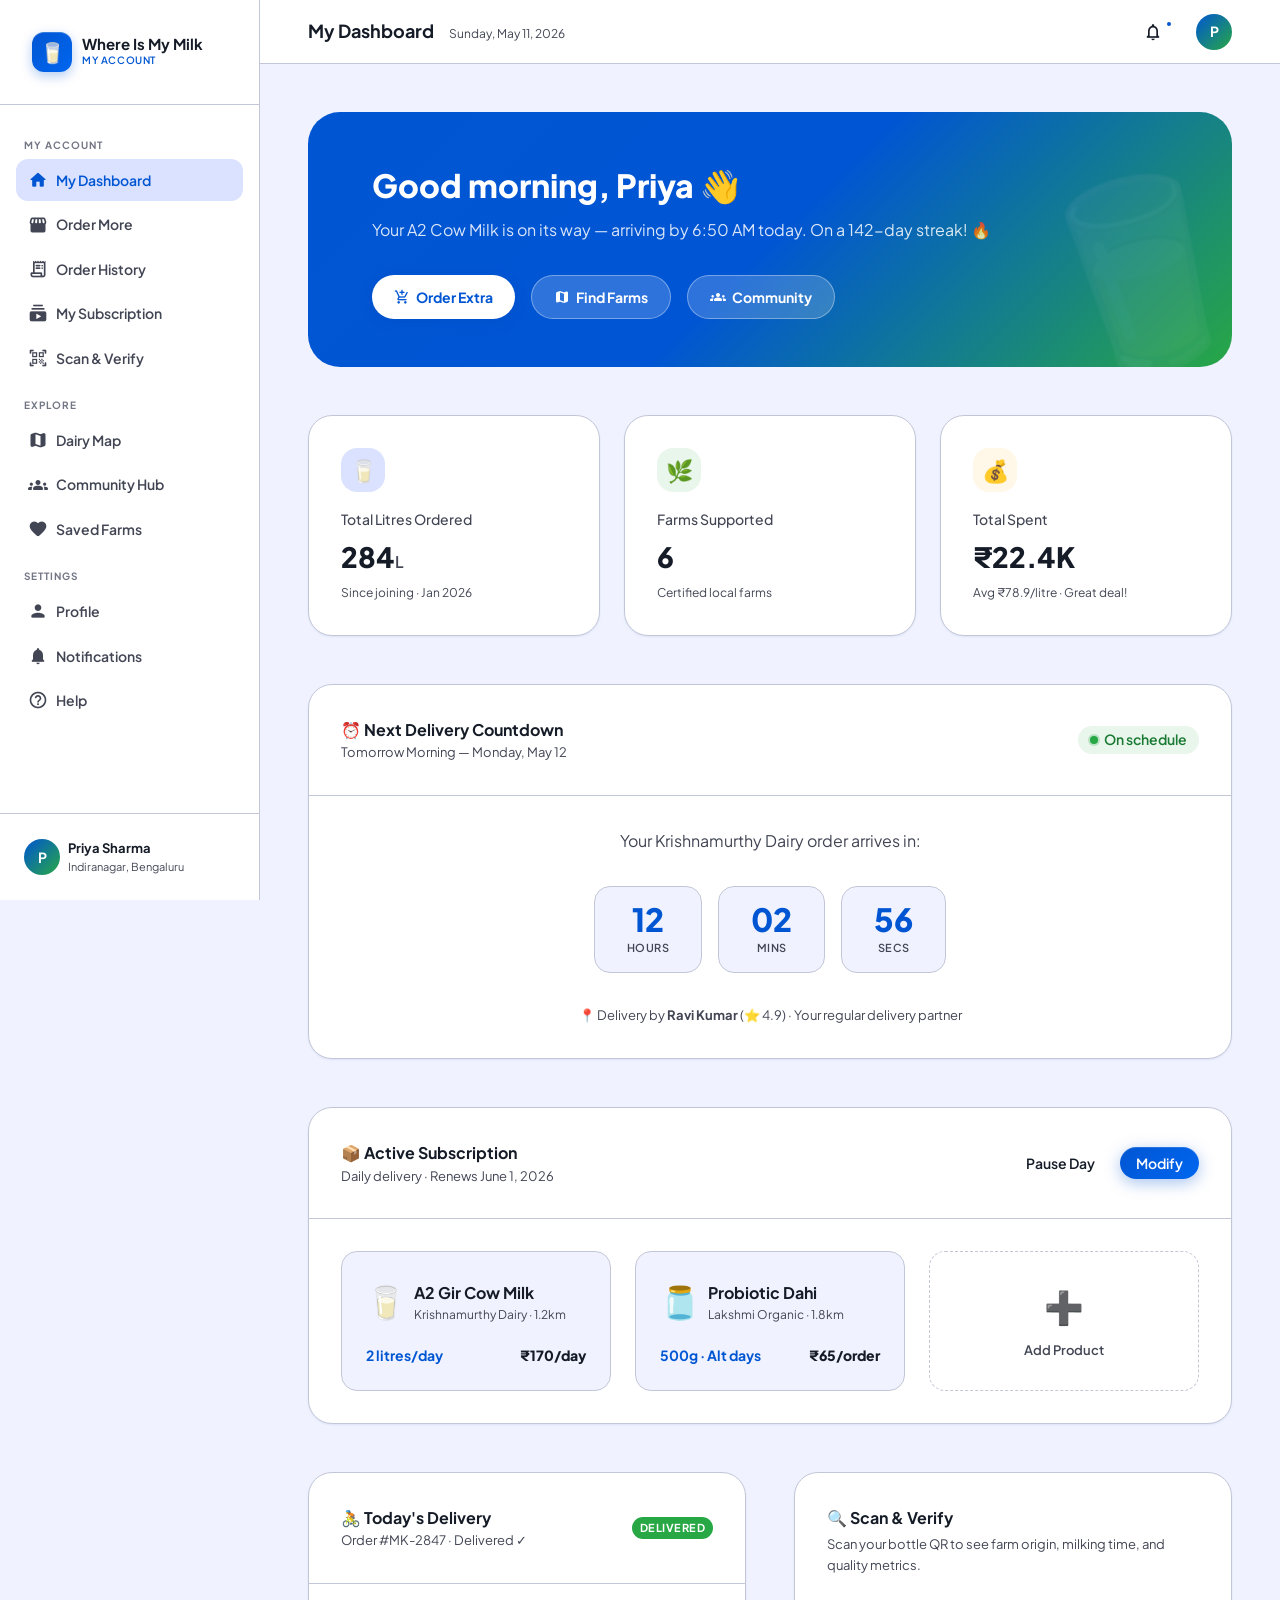
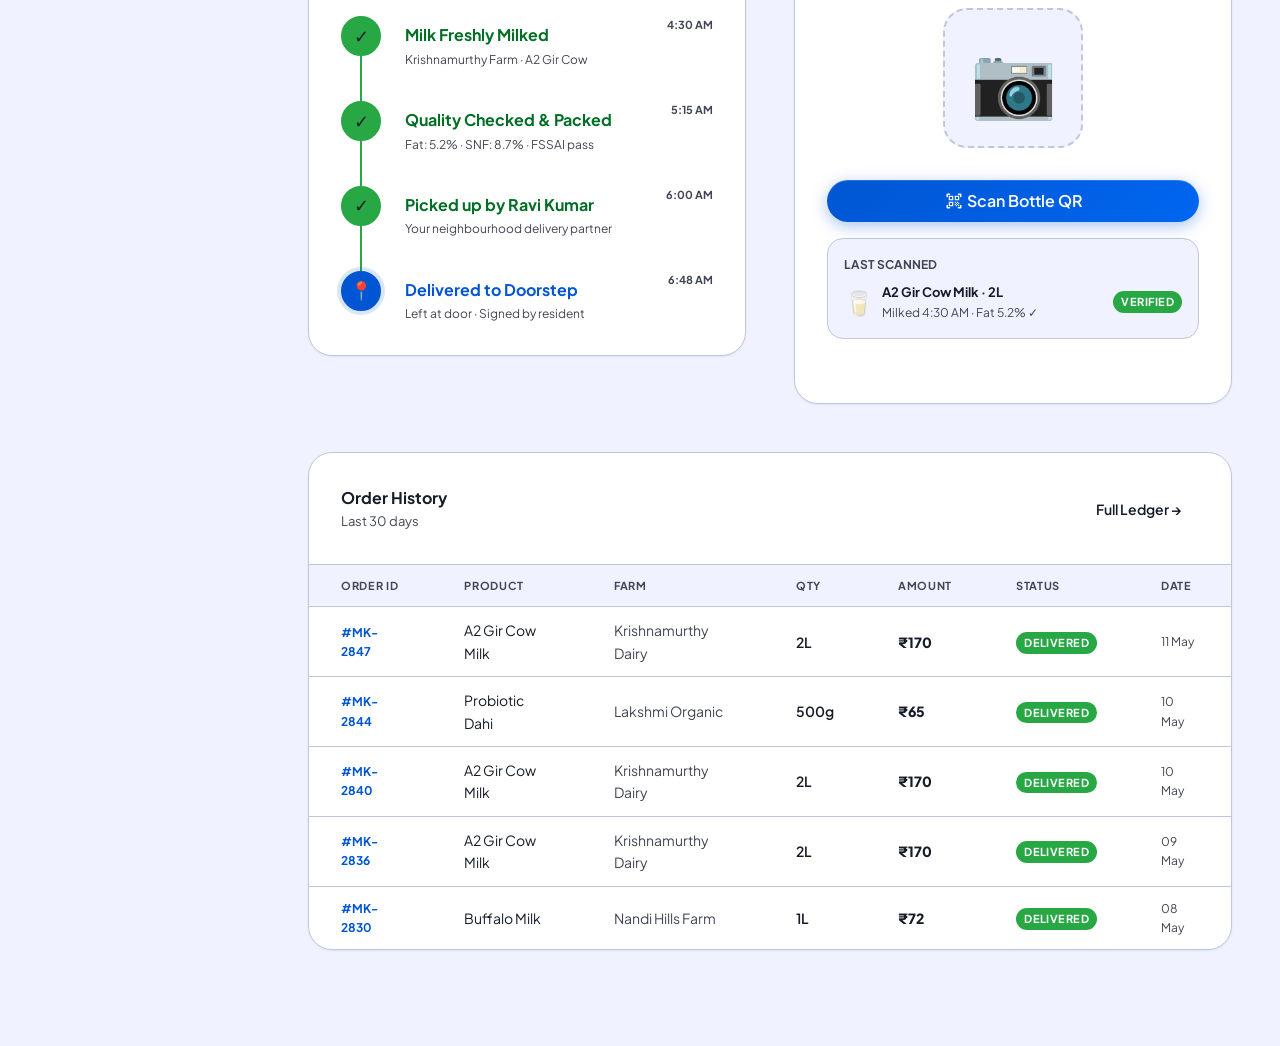
<file: buyer-dashboard.html>
<!DOCTYPE html>
<html lang="en">
<head>
<meta charset="UTF-8">
<meta name="viewport" content="width=device-width, initial-scale=1.0">
<title>My Dashboard | Where Is My Milk</title>
<link rel="stylesheet" href="css/design-system.css">
<link rel="stylesheet" href="css/nav.css">
<style>
body{background:var(--surface-low);}
/* Dashboard layout */
.dash-layout{display:flex;min-height:100vh;}
.dash-main{flex:1;min-width:0;display:flex;flex-direction:column;}
.dash-topbar{height:64px;background:var(--surface-lowest);border-bottom:1px solid var(--outline-variant);display:flex;align-items:center;justify-content:space-between;padding-inline:var(--sp-2xl);flex-shrink:0;position:sticky;top:0;z-index:50;}
.dash-content{flex:1;padding:var(--sp-2xl);overflow-y:auto;}

/* Welcome banner */
.welcome-banner{background:linear-gradient(135deg,var(--primary) 0%,#0055d4 50%,var(--secondary) 100%);border-radius:var(--radius-2xl);padding:var(--sp-2xl) var(--sp-3xl);color:#fff;margin-bottom:var(--sp-2xl);position:relative;overflow:hidden;}
.welcome-banner::before{content:'🥛';font-size:180px;position:absolute;right:-20px;bottom:-40px;opacity:.08;transform:rotate(-15deg);}
.welcome-name{font-size:clamp(1.4rem,3vw,2rem);font-weight:800;margin-bottom:6px;}
.welcome-sub{font-size:var(--body-md);opacity:.85;margin-bottom:var(--sp-xl);}
.welcome-actions{display:flex;gap:var(--sp-md);flex-wrap:wrap;}
.wb-btn{padding:10px 22px;border-radius:var(--radius-full);font-family:var(--font-family);font-size:var(--body-sm);font-weight:700;cursor:pointer;transition:all var(--transition-fast);border:none;display:flex;align-items:center;gap:6px;}
.wb-btn-primary{background:#fff;color:var(--primary);box-shadow:var(--shadow-md);}
.wb-btn-primary:hover{box-shadow:var(--shadow-lg);transform:translateY(-1px);}
.wb-btn-ghost{background:rgba(255,255,255,.18);color:#fff;border:1.5px solid rgba(255,255,255,.35);}
.wb-btn-ghost:hover{background:rgba(255,255,255,.28);}

/* Top row */
.dash-grid-3{display:grid;grid-template-columns:repeat(3,1fr);gap:var(--sp-lg);margin-bottom:var(--sp-2xl);}
.dash-card{background:var(--surface-lowest);border-radius:var(--radius-xl);padding:var(--sp-xl);border:1px solid var(--outline-variant);box-shadow:var(--shadow-sm);}
.card-label{font-size:var(--body-sm);color:var(--on-surface-variant);font-weight:500;margin-bottom:4px;}
.card-val{font-size:1.75rem;font-weight:800;color:var(--on-surface);margin-bottom:4px;}
.card-sub{font-size:12px;color:var(--on-surface-variant);}
.card-icon{width:44px;height:44px;border-radius:var(--radius-lg);display:flex;align-items:center;justify-content:center;font-size:22px;margin-bottom:var(--sp-md);}

/* Active subscription */
.sub-card{background:var(--surface-lowest);border-radius:var(--radius-xl);border:1px solid var(--outline-variant);box-shadow:var(--shadow-sm);overflow:hidden;margin-bottom:var(--sp-2xl);}
.sub-card-header{padding:var(--sp-xl);border-bottom:1px solid var(--outline-variant);display:flex;align-items:center;justify-content:space-between;flex-wrap:wrap;gap:var(--sp-md);}
.sub-body{padding:var(--sp-xl);}
.sub-items{display:grid;grid-template-columns:repeat(3,1fr);gap:var(--sp-lg);}
.sub-item{background:var(--surface-low);border-radius:var(--radius-lg);padding:var(--sp-lg);border:1px solid var(--outline-variant);}
.sub-item-top{display:flex;align-items:center;gap:var(--sp-sm);margin-bottom:var(--sp-md);}
.sub-emoji{font-size:32px;}
.sub-item-name{font-size:var(--body-md);font-weight:700;}
.sub-item-sub{font-size:12px;color:var(--on-surface-variant);}
.sub-item-row{display:flex;align-items:center;justify-content:space-between;margin-top:var(--sp-md);}
.sub-qty{font-size:var(--body-sm);font-weight:700;color:var(--primary);}
.sub-price{font-size:var(--body-sm);font-weight:800;color:var(--on-surface);}

/* Delivery tracking */
.tracking-card{background:var(--surface-lowest);border-radius:var(--radius-xl);border:1px solid var(--outline-variant);box-shadow:var(--shadow-sm);overflow:hidden;margin-bottom:var(--sp-2xl);}
.tracking-header{padding:var(--sp-xl);border-bottom:1px solid var(--outline-variant);display:flex;align-items:center;justify-content:space-between;}
.tracking-body{padding:var(--sp-xl);}
.tracking-steps{display:flex;flex-direction:column;gap:0;}
.tracking-step{display:flex;gap:var(--sp-lg);align-items:flex-start;position:relative;padding-bottom:var(--sp-xl);}
.tracking-step:last-child{padding-bottom:0;}
.tracking-step::before{content:'';position:absolute;left:19px;top:40px;bottom:0;width:2px;background:var(--outline-variant);}
.tracking-step:last-child::before{display:none;}
.tracking-step.done::before{background:var(--secondary);}
.step-dot{width:40px;height:40px;border-radius:50%;display:flex;align-items:center;justify-content:center;font-size:18px;flex-shrink:0;border:2px solid var(--outline-variant);background:var(--surface-lowest);}
.step-dot.done{background:var(--secondary);border-color:var(--secondary);}
.step-dot.active{background:var(--primary);border-color:var(--primary);box-shadow:0 0 0 4px rgba(0,86,210,.15);}
.step-info{flex:1;padding-top:6px;}
.step-title{font-size:var(--body-md);font-weight:700;color:var(--on-surface);margin-bottom:2px;}
.step-title.done{color:var(--secondary-dark);}
.step-sub{font-size:12px;color:var(--on-surface-variant);}
.step-time{font-size:11px;font-weight:700;color:var(--on-surface-variant);margin-left:auto;white-space:nowrap;}

/* QR verify */
.qr-section{display:grid;grid-template-columns:1fr 1fr;gap:var(--sp-2xl);margin-bottom:var(--sp-2xl);}
.qr-card{background:var(--surface-lowest);border-radius:var(--radius-xl);border:1px solid var(--outline-variant);box-shadow:var(--shadow-sm);padding:var(--sp-xl);}
.qr-box{width:140px;height:140px;margin:var(--sp-xl) auto;background:var(--surface-low);border-radius:var(--radius-xl);display:flex;align-items:center;justify-content:center;font-size:70px;border:2px dashed var(--outline-variant);}

/* Order history */
.orders-card{background:var(--surface-lowest);border-radius:var(--radius-xl);border:1px solid var(--outline-variant);box-shadow:var(--shadow-sm);overflow:hidden;margin-bottom:var(--sp-2xl);}
.data-table{width:100%;border-collapse:collapse;}
.data-table th{font-size:11px;font-weight:700;letter-spacing:.06em;text-transform:uppercase;color:var(--on-surface-variant);padding:12px var(--sp-xl);text-align:left;background:var(--surface-low);border-bottom:1px solid var(--outline-variant);}
.data-table td{padding:12px var(--sp-xl);font-size:var(--body-sm);border-bottom:1px solid var(--outline-variant);vertical-align:middle;}
.data-table tr:last-child td{border-bottom:none;}
.data-table tr:hover td{background:var(--surface-low);}

/* Countdown */
.countdown{display:flex;gap:var(--sp-md);justify-content:center;margin:var(--sp-xl) 0;}
.countdown-block{text-align:center;background:var(--surface-low);border-radius:var(--radius-lg);padding:var(--sp-md) var(--sp-xl);border:1px solid var(--outline-variant);}
.countdown-num{font-size:2rem;font-weight:800;color:var(--primary);line-height:1;}
.countdown-label{font-size:11px;color:var(--on-surface-variant);font-weight:600;margin-top:4px;text-transform:uppercase;letter-spacing:.04em;}

@media(max-width:1024px){.sidebar{display:none;}.dash-grid-3{grid-template-columns:repeat(2,1fr);}.sub-items{grid-template-columns:repeat(2,1fr);}.qr-section{grid-template-columns:1fr;}}
@media(max-width:600px){.dash-grid-3{grid-template-columns:1fr;}.sub-items{grid-template-columns:1fr;}.welcome-banner{padding:var(--sp-xl);}}
</style>
</head>
<body>

<div class="dash-layout">
  <!-- Sidebar -->
  <aside class="sidebar">
    <div class="sidebar-header">
      <a href="index.html" class="nav-logo">
        <div class="nav-logo-icon"></div>
        <div class="nav-logo-text">
          <span class="nav-logo-name">Where Is My Milk</span>
          <span class="nav-logo-tagline">My Account</span>
        </div>
      </a>
    </div>
    <nav class="sidebar-nav">
      <span class="sidebar-section-label">My Account</span>
      <a href="buyer-dashboard.html" class="sidebar-link active"><span class="material-icons-round">home</span> My Dashboard</a>
      <a href="marketplace.html" class="sidebar-link"><span class="material-icons-round">storefront</span> Order More</a>
      <a href="milk-ledger.html" class="sidebar-link"><span class="material-icons-round">receipt_long</span> Order History</a>
      <a href="#" class="sidebar-link"><span class="material-icons-round">subscriptions</span> My Subscription</a>
      <a href="#" class="sidebar-link"><span class="material-icons-round">qr_code_scanner</span> Scan &amp; Verify</a>
      <span class="sidebar-section-label">Explore</span>
      <a href="dairy-map.html" class="sidebar-link"><span class="material-icons-round">map</span> Dairy Map</a>
      <a href="community-hub.html" class="sidebar-link"><span class="material-icons-round">groups</span> Community Hub</a>
      <a href="#" class="sidebar-link"><span class="material-icons-round">favorite</span> Saved Farms</a>
      <span class="sidebar-section-label">Settings</span>
      <a href="#" class="sidebar-link"><span class="material-icons-round">person</span> Profile</a>
      <a href="#" class="sidebar-link"><span class="material-icons-round">notifications</span> Notifications</a>
      <a href="#" class="sidebar-link"><span class="material-icons-round">help_outline</span> Help</a>
    </nav>
    <div class="sidebar-footer">
      <div style="display:flex;align-items:center;gap:var(--sp-sm);">
        <div style="width:36px;height:36px;border-radius:50%;background:linear-gradient(135deg,var(--primary),var(--secondary));display:flex;align-items:center;justify-content:center;color:#fff;font-weight:700;font-size:14px;flex-shrink:0;">P</div>
        <div>
          <div style="font-size:13px;font-weight:700;">Priya Sharma</div>
          <div style="font-size:11px;color:var(--on-surface-variant);">Indiranagar, Bengaluru</div>
        </div>
      </div>
    </div>
  </aside>

  <!-- Main content -->
  <div class="dash-main">
    <div class="dash-topbar">
      <div>
        <span style="font-size:18px;font-weight:700;">My Dashboard</span>
        <span style="font-size:12px;color:var(--on-surface-variant);margin-left:12px;">Sunday, May 11, 2026</span>
      </div>
      <div style="display:flex;align-items:center;gap:var(--sp-md);">
        <button class="btn btn-ghost btn-sm" style="position:relative;">
          <span class="material-icons-round" style="font-size:20px;">notifications_none</span>
          <span style="position:absolute;top:6px;right:6px;width:8px;height:8px;background:var(--primary);border-radius:50%;border:2px solid var(--surface-lowest);"></span>
        </button>
        <div style="width:36px;height:36px;border-radius:50%;background:linear-gradient(135deg,var(--primary),var(--secondary));display:flex;align-items:center;justify-content:center;color:#fff;font-weight:700;font-size:14px;">P</div>
      </div>
    </div>

    <div class="dash-content">

      <!-- Welcome Banner -->
      <div class="welcome-banner" data-animate>
        <div class="welcome-name">Good morning, Priya 👋</div>
        <div class="welcome-sub">Your A2 Cow Milk is on its way — arriving by 6:50 AM today. On a 142-day streak! 🔥</div>
        <div class="welcome-actions">
          <a href="marketplace.html" class="wb-btn wb-btn-primary"><span class="material-icons-round" style="font-size:16px;">add_shopping_cart</span> Order Extra</a>
          <a href="dairy-map.html" class="wb-btn wb-btn-ghost"><span class="material-icons-round" style="font-size:16px;">map</span> Find Farms</a>
          <a href="community-hub.html" class="wb-btn wb-btn-ghost"><span class="material-icons-round" style="font-size:16px;">groups</span> Community</a>
        </div>
      </div>

      <!-- Stats Row -->
      <div class="dash-grid-3" data-animate>
        <div class="dash-card">
          <div class="card-icon" style="background:var(--primary-fixed);">🥛</div>
          <div class="card-label">Total Litres Ordered</div>
          <div class="card-val">284<span style="font-size:1rem;font-weight:600;color:var(--on-surface-variant);">L</span></div>
          <div class="card-sub">Since joining · Jan 2026</div>
        </div>
        <div class="dash-card">
          <div class="card-icon" style="background:rgba(40,167,69,.1);">🌿</div>
          <div class="card-label">Farms Supported</div>
          <div class="card-val">6</div>
          <div class="card-sub">Certified local farms</div>
        </div>
        <div class="dash-card">
          <div class="card-icon" style="background:#fff8e8;">💰</div>
          <div class="card-label">Total Spent</div>
          <div class="card-val">₹22.4K</div>
          <div class="card-sub">Avg ₹78.9/litre · Great deal!</div>
        </div>
      </div>

      <!-- Next Delivery Countdown -->
      <div class="sub-card" data-animate>
        <div class="sub-card-header">
          <div>
            <h3 style="font-size:16px;font-weight:700;">⏰ Next Delivery Countdown</h3>
            <p style="font-size:13px;color:var(--on-surface-variant);">Tomorrow Morning — Monday, May 12</p>
          </div>
          <span class="chip chip-success"><span class="status-dot status-online"></span> On schedule</span>
        </div>
        <div class="sub-body" style="text-align:center;">
          <p style="font-size:var(--body-md);color:var(--on-surface-variant);margin-bottom:var(--sp-lg);">Your Krishnamurthy Dairy order arrives in:</p>
          <div class="countdown" id="countdown">
            <div class="countdown-block"><div class="countdown-num" id="cdHr">08</div><div class="countdown-label">Hours</div></div>
            <div class="countdown-block"><div class="countdown-num" id="cdMin">24</div><div class="countdown-label">Mins</div></div>
            <div class="countdown-block"><div class="countdown-num" id="cdSec">00</div><div class="countdown-label">Secs</div></div>
          </div>
          <p style="font-size:13px;color:var(--on-surface-variant);">📍 Delivery by <strong>Ravi Kumar</strong> (⭐ 4.9) · Your regular delivery partner</p>
        </div>
      </div>

      <!-- Active Subscription -->
      <div class="sub-card" data-animate>
        <div class="sub-card-header">
          <div>
            <h3 style="font-size:16px;font-weight:700;">📦 Active Subscription</h3>
            <p style="font-size:13px;color:var(--on-surface-variant);">Daily delivery · Renews June 1, 2026</p>
          </div>
          <div style="display:flex;gap:var(--sp-sm);">
            <button class="btn btn-ghost btn-sm" onclick="showToast('Subscription paused for tomorrow.','success')">Pause Day</button>
            <a href="marketplace.html" class="btn btn-primary btn-sm">Modify</a>
          </div>
        </div>
        <div class="sub-body">
          <div class="sub-items">
            <div class="sub-item">
              <div class="sub-item-top"><span class="sub-emoji">🥛</span><div><div class="sub-item-name">A2 Gir Cow Milk</div><div class="sub-item-sub">Krishnamurthy Dairy · 1.2km</div></div></div>
              <div class="sub-item-row"><span class="sub-qty">2 litres/day</span><span class="sub-price">₹170/day</span></div>
            </div>
            <div class="sub-item">
              <div class="sub-item-top"><span class="sub-emoji">🫙</span><div><div class="sub-item-name">Probiotic Dahi</div><div class="sub-item-sub">Lakshmi Organic · 1.8km</div></div></div>
              <div class="sub-item-row"><span class="sub-qty">500g · Alt days</span><span class="sub-price">₹65/order</span></div>
            </div>
            <div class="sub-item" style="border:1.5px dashed var(--outline-variant);background:transparent;display:flex;align-items:center;justify-content:center;flex-direction:column;gap:8px;cursor:pointer;" onclick="window.location='marketplace.html'">
              <span style="font-size:32px;">➕</span>
              <span style="font-size:13px;font-weight:600;color:var(--on-surface-variant);">Add Product</span>
            </div>
          </div>
        </div>
      </div>

      <!-- Delivery Tracking + QR -->
      <div class="qr-section" data-animate>
        <!-- Delivery Tracking -->
        <div class="tracking-card">
          <div class="tracking-header">
            <div>
              <h3 style="font-size:16px;font-weight:700;">🚴 Today's Delivery</h3>
              <p style="font-size:13px;color:var(--on-surface-variant);">Order #MK-2847 · Delivered ✓</p>
            </div>
            <span class="badge badge-success">Delivered</span>
          </div>
          <div class="tracking-body">
            <div class="tracking-steps">
              <div class="tracking-step done">
                <div class="step-dot done">✓</div>
                <div class="step-info"><div class="step-title done">Milk Freshly Milked</div><div class="step-sub">Krishnamurthy Farm · A2 Gir Cow</div></div>
                <span class="step-time">4:30 AM</span>
              </div>
              <div class="tracking-step done">
                <div class="step-dot done">✓</div>
                <div class="step-info"><div class="step-title done">Quality Checked &amp; Packed</div><div class="step-sub">Fat: 5.2% · SNF: 8.7% · FSSAI pass</div></div>
                <span class="step-time">5:15 AM</span>
              </div>
              <div class="tracking-step done">
                <div class="step-dot done">✓</div>
                <div class="step-info"><div class="step-title done">Picked up by Ravi Kumar</div><div class="step-sub">Your neighbourhood delivery partner</div></div>
                <span class="step-time">6:00 AM</span>
              </div>
              <div class="tracking-step">
                <div class="step-dot active">📍</div>
                <div class="step-info"><div class="step-title" style="color:var(--primary);">Delivered to Doorstep</div><div class="step-sub">Left at door · Signed by resident</div></div>
                <span class="step-time">6:48 AM</span>
              </div>
            </div>
          </div>
        </div>

        <!-- QR Verify -->
        <div class="qr-card">
          <h3 style="font-size:16px;font-weight:700;margin-bottom:4px;">🔍 Scan &amp; Verify</h3>
          <p style="font-size:13px;color:var(--on-surface-variant);">Scan your bottle QR to see farm origin, milking time, and quality metrics.</p>
          <div class="qr-box">📷</div>
          <button class="btn btn-primary" style="width:100%;justify-content:center;margin-bottom:var(--sp-md);" onclick="showToast('Opening camera for QR scan...','success')">
            <span class="material-icons-round" style="font-size:18px;">qr_code_scanner</span> Scan Bottle QR
          </button>
          <!-- Last verified -->
          <div style="background:var(--surface-low);border-radius:var(--radius-lg);padding:var(--sp-md);border:1px solid var(--outline-variant);">
            <div style="font-size:12px;font-weight:700;color:var(--on-surface-variant);margin-bottom:var(--sp-sm);">LAST SCANNED</div>
            <div style="display:flex;align-items:center;gap:var(--sp-sm);">
              <span style="font-size:24px;">🥛</span>
              <div>
                <div style="font-size:13px;font-weight:700;">A2 Gir Cow Milk · 2L</div>
                <div style="font-size:12px;color:var(--on-surface-variant);">Milked 4:30 AM · Fat 5.2% ✓</div>
              </div>
              <span class="badge badge-success" style="margin-left:auto;">Verified</span>
            </div>
          </div>
        </div>
      </div>

      <!-- Order History Table -->
      <div class="orders-card" data-animate>
        <div style="padding:var(--sp-xl);border-bottom:1px solid var(--outline-variant);display:flex;align-items:center;justify-content:space-between;">
          <div>
            <h3 style="font-size:16px;font-weight:700;">Order History</h3>
            <p style="font-size:13px;color:var(--on-surface-variant);">Last 30 days</p>
          </div>
          <a href="milk-ledger.html" class="btn btn-ghost btn-sm">Full Ledger →</a>
        </div>
        <div style="overflow-x:auto;">
          <table class="data-table">
            <thead><tr>
              <th>Order ID</th><th>Product</th><th>Farm</th><th>Qty</th><th>Amount</th><th>Status</th><th>Date</th>
            </tr></thead>
            <tbody id="orderHistory"></tbody>
          </table>
        </div>
      </div>

    </div>
  </div>
</div>

<script src="js/main.js"></script>
<script>
// Countdown timer
function updateCountdown() {
  const now = new Date();
  const delivery = new Date(now);
  delivery.setDate(delivery.getDate() + (delivery.getHours() < 7 ? 0 : 1));
  delivery.setHours(7, 0, 0, 0);
  const diff = delivery - now;
  if (diff <= 0) { document.getElementById('cdHr').textContent='00'; document.getElementById('cdMin').textContent='00'; document.getElementById('cdSec').textContent='00'; return; }
  const h = Math.floor(diff/3600000), m = Math.floor((diff%3600000)/60000), s = Math.floor((diff%60000)/1000);
  document.getElementById('cdHr').textContent = String(h).padStart(2,'0');
  document.getElementById('cdMin').textContent = String(m).padStart(2,'0');
  document.getElementById('cdSec').textContent = String(s).padStart(2,'0');
}
updateCountdown();
setInterval(updateCountdown, 1000);

// Order history
const orders = [
  { id:'#MK-2847', product:'A2 Gir Cow Milk', farm:'Krishnamurthy Dairy', qty:'2L', amount:'₹170', status:'Delivered', date:'11 May' },
  { id:'#MK-2844', product:'Probiotic Dahi', farm:'Lakshmi Organic', qty:'500g', amount:'₹65', status:'Delivered', date:'10 May' },
  { id:'#MK-2840', product:'A2 Gir Cow Milk', farm:'Krishnamurthy Dairy', qty:'2L', amount:'₹170', status:'Delivered', date:'10 May' },
  { id:'#MK-2836', product:'A2 Gir Cow Milk', farm:'Krishnamurthy Dairy', qty:'2L', amount:'₹170', status:'Delivered', date:'09 May' },
  { id:'#MK-2830', product:'Buffalo Milk', farm:'Nandi Hills Farm', qty:'1L', amount:'₹72', status:'Delivered', date:'08 May' },
];
const tbody = document.getElementById('orderHistory');
orders.forEach(o => {
  tbody.innerHTML += `<tr>
    <td style="font-weight:700;color:var(--primary);font-size:12px;">${o.id}</td>
    <td>${o.product}</td>
    <td style="color:var(--on-surface-variant);">${o.farm}</td>
    <td style="font-weight:600;">${o.qty}</td>
    <td style="font-weight:800;">${o.amount}</td>
    <td><span class="badge badge-success">${o.status}</span></td>
    <td style="color:var(--on-surface-variant);font-size:12px;">${o.date}</td>
  </tr>`;
});
</script>
</body>
</html>
</file>
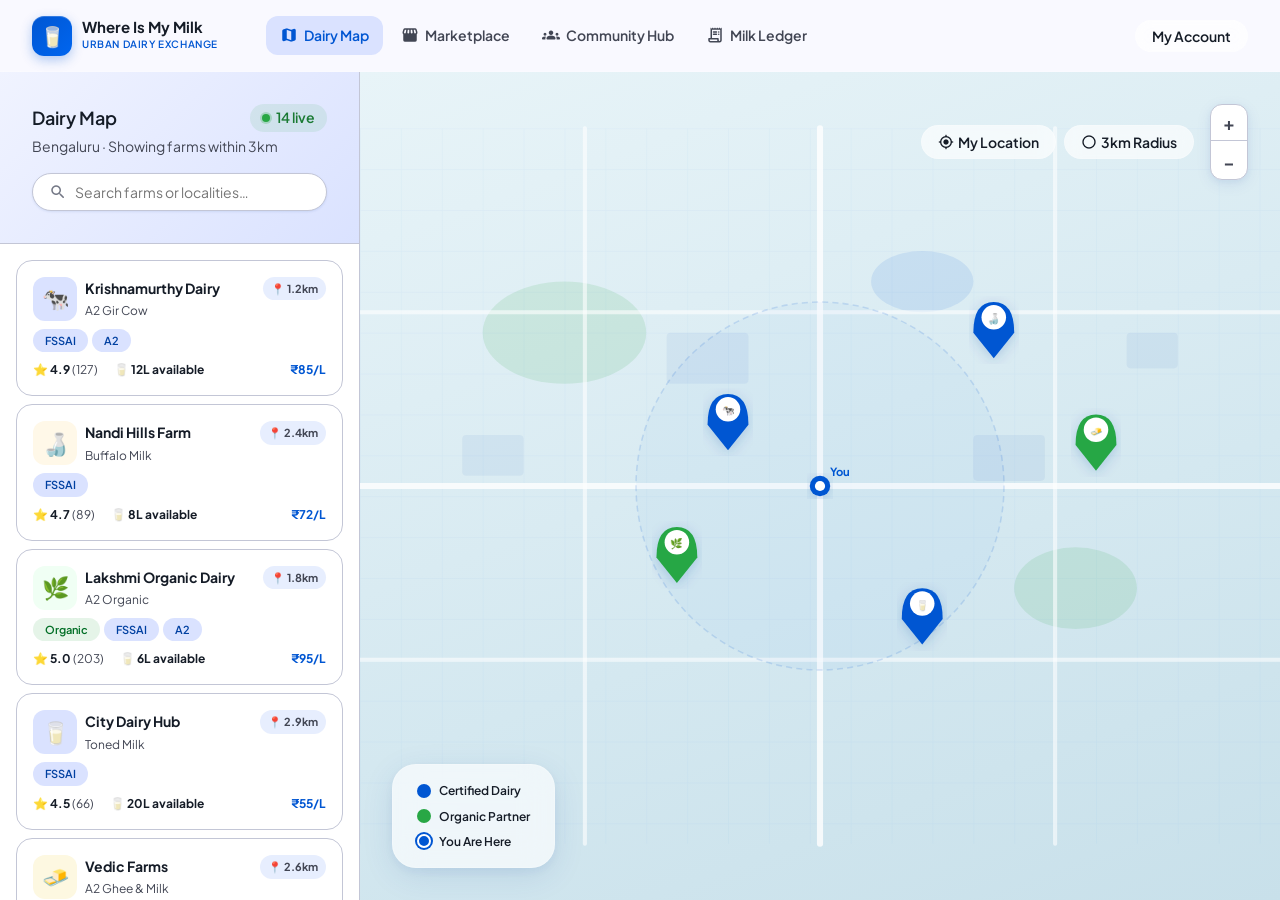
<file: dairy-map.html>
<!DOCTYPE html>
<html lang="en">
<head>
<meta charset="UTF-8">
<meta name="viewport" content="width=device-width, initial-scale=1.0">
<title>Dairy Map | Where Is My Milk</title>
<meta name="description" content="Interactive map of certified local dairy farms near you. Find fresh milk within 3km.">
<link rel="stylesheet" href="css/design-system.css">
<link rel="stylesheet" href="css/nav.css">
<style>
.page-offset { padding-top: var(--nav-height); }
.map-layout {
  display: grid;
  grid-template-columns: 360px 1fr;
  height: calc(100vh - var(--nav-height));
}
/* Sidebar */
.map-sidebar {
  background: var(--surface-lowest);
  border-right: 1px solid var(--outline-variant);
  display: flex; flex-direction: column;
  overflow: hidden;
}
.map-sidebar-header {
  padding: var(--sp-xl);
  border-bottom: 1px solid var(--outline-variant);
  background: linear-gradient(135deg, var(--surface-low), var(--primary-fixed));
}
.map-search {
  display: flex; align-items: center; gap: 8px;
  background: var(--surface-lowest); border: 1.5px solid var(--outline-variant);
  border-radius: var(--radius-full); padding: 9px 16px;
  margin-top: var(--sp-md);
  box-shadow: var(--shadow-sm);
  transition: all var(--transition-fast);
}
.map-search:focus-within { border-color: var(--primary); box-shadow: 0 0 0 3px rgba(0,86,210,0.1); }
.map-search input { flex:1; border:none; outline:none; font-family:var(--font-family); font-size:var(--body-sm); color:var(--on-surface); background:transparent; }
.farm-list { flex: 1; overflow-y: auto; padding: var(--sp-md); display: flex; flex-direction: column; gap: var(--sp-sm); }
.farm-card {
  border-radius: var(--radius-lg); padding: var(--sp-md);
  background: var(--surface-lowest); border: 1.5px solid var(--outline-variant);
  cursor: pointer; transition: all var(--transition-fast);
}
.farm-card:hover, .farm-card.selected {
  border-color: var(--primary); background: var(--primary-fixed);
  box-shadow: var(--shadow-md);
}
.farm-card-top { display: flex; align-items: flex-start; gap: var(--sp-sm); margin-bottom: var(--sp-sm); }
.farm-avatar {
  width: 44px; height: 44px; border-radius: var(--radius-md); flex-shrink: 0;
  display: flex; align-items: center; justify-content: center; font-size: 22px;
}
.farm-info { flex: 1; }
.farm-name { font-size: var(--body-sm); font-weight: var(--fw-bold); color: var(--on-surface); margin-bottom: 2px; }
.farm-sub { font-size: 12px; color: var(--on-surface-variant); }
.farm-dist-badge {
  font-size: 11px; font-weight: var(--fw-bold); padding: 3px 8px;
  border-radius: var(--radius-full); background: var(--surface-container); color: var(--on-surface-variant);
  white-space: nowrap;
}
.farm-tags { display: flex; gap: 4px; flex-wrap: wrap; margin-bottom: var(--sp-sm); }
.farm-stats { display: flex; gap: var(--sp-md); }
.farm-stat { font-size: 12px; color: var(--on-surface-variant); }
.farm-stat strong { color: var(--on-surface); font-weight: var(--fw-bold); }

/* Map Area */
.map-area {
  position: relative; overflow: hidden;
  background: linear-gradient(160deg, #e8f4f8 0%, #d4e8f0 60%, #c8e0ea 100%);
}
.map-canvas { width: 100%; height: 100%; }
.map-overlay-top {
  position: absolute; top: var(--sp-xl); left: var(--sp-xl); right: var(--sp-xl);
  display: flex; gap: var(--sp-md); align-items: center; justify-content: flex-end;
  pointer-events: none;
}
.map-control-group {
  display: flex; flex-direction: column; gap: 2px;
  background: var(--surface-lowest); border-radius: var(--radius-md);
  box-shadow: var(--shadow-md); border: 1px solid var(--outline-variant);
  pointer-events: all; overflow: hidden;
}
.map-btn {
  width: 36px; height: 36px; border: none; background: transparent;
  display: flex; align-items: center; justify-content: center;
  cursor: pointer; font-size: 18px; font-weight: 700; color: var(--on-surface-variant);
  transition: all var(--transition-fast); border-bottom: 1px solid var(--outline-variant);
}
.map-btn:last-child { border-bottom: none; }
.map-btn:hover { background: var(--surface-low); color: var(--primary); }
.map-legend {
  position: absolute; bottom: var(--sp-xl); left: var(--sp-xl);
  background: var(--glass-bg); backdrop-filter: var(--glass-blur);
  border: 1px solid var(--glass-border); border-radius: var(--radius-xl);
  padding: var(--sp-md) var(--sp-lg); box-shadow: var(--shadow-lg);
}
.legend-item { display: flex; align-items: center; gap: 8px; font-size: 12px; font-weight: var(--fw-semibold); color: var(--on-surface); margin-bottom: 6px; }
.legend-item:last-child { margin-bottom: 0; }
.legend-dot { width: 14px; height: 14px; border-radius: 50%; }
/* Farm Popup */
.farm-popup {
  position: absolute; top: 50%; left: 50%;
  transform: translate(-50%, -70%);
  background: var(--surface-lowest); border-radius: var(--radius-xl);
  padding: var(--sp-xl); box-shadow: var(--shadow-float);
  border: 1px solid var(--outline-variant); width: 280px;
  animation: scaleIn 0.2s ease-out;
  z-index: 10;
}
.popup-close {
  position: absolute; top: var(--sp-sm); right: var(--sp-sm);
  width: 28px; height: 28px; border-radius: 50%;
  background: var(--surface-container); border: none; cursor: pointer;
  display: flex; align-items: center; justify-content: center; font-size: 16px; color: var(--on-surface-variant);
}
@keyframes scaleIn { from { opacity: 0; transform: translate(-50%,-70%) scale(0.9); } to { opacity:1; transform:translate(-50%,-70%) scale(1); } }

/* Map SVG Road styles */
.road { stroke: rgba(255,255,255,0.6); stroke-width: 4; fill: none; stroke-linecap: round; }
.road-major { stroke: rgba(255,255,255,0.8); stroke-width: 6; }
.grid-line { stroke: rgba(0,86,210,0.05); stroke-width: 1; }
.park { fill: rgba(40,167,69,0.12); }
.water { fill: rgba(0,86,210,0.1); }
.building { fill: rgba(0,64,161,0.06); }
/* Markers */
.marker-label { font-size: 10px; font-family: 'Plus Jakarta Sans', sans-serif; fill: #fff; font-weight: 700; }

@media (max-width: 900px) {
  .map-layout { grid-template-columns: 1fr; grid-template-rows: 280px 1fr; height: auto; }
  .map-sidebar { height: 280px; border-right: none; border-bottom: 1px solid var(--outline-variant); }
  .farm-list { flex-direction: row; overflow-x: auto; overflow-y: hidden; }
  .farm-card { min-width: 240px; flex-shrink: 0; }
  .map-area { height: calc(100vh - var(--nav-height) - 280px); min-height: 400px; }
}
</style>
</head>
<body>
<nav class="nav" id="mainNav">
  <div class="nav-inner">
    <a href="index.html" class="nav-logo">
      <div class="nav-logo-icon"></div>
      <div class="nav-logo-text">
        <span class="nav-logo-name">Where Is My Milk</span>
        <span class="nav-logo-tagline">Urban Dairy Exchange</span>
      </div>
    </a>
    <div class="nav-links">
      <a href="dairy-map.html" class="nav-link active"><span class="material-icons-round">map</span> Dairy Map</a>
      <a href="marketplace.html" class="nav-link"><span class="material-icons-round">storefront</span> Marketplace</a>
      <a href="community-hub.html" class="nav-link"><span class="material-icons-round">groups</span> Community Hub</a>
      <a href="milk-ledger.html" class="nav-link"><span class="material-icons-round">receipt_long</span> Milk Ledger</a>
    </div>
    <div class="nav-actions">
      <a href="buyer-dashboard.html" class="btn btn-ghost btn-sm">My Account</a>
    </div>
    <button class="nav-hamburger" id="hamburger"><span></span><span></span><span></span></button>
  </div>
</nav>
<div class="nav-mobile" id="mobileMenu">
  <a href="dairy-map.html" class="nav-link active">Dairy Map</a>
  <a href="marketplace.html" class="nav-link">Marketplace</a>
  <a href="community-hub.html" class="nav-link">Community Hub</a>
  <a href="milk-ledger.html" class="nav-link">Milk Ledger</a>
</div>

<div class="page-offset">
  <div class="map-layout">
    <!-- Sidebar -->
    <div class="map-sidebar">
      <div class="map-sidebar-header">
        <div style="display:flex;align-items:center;justify-content:space-between;margin-bottom:4px;">
          <h2 class="h3" style="font-size:18px;">Dairy Map</h2>
          <span class="chip chip-success"><span class="status-dot status-online"></span> 14 live</span>
        </div>
        <p class="body-sm text-muted">Bengaluru · Showing farms within 3km</p>
        <div class="map-search">
          <span class="material-icons-round" style="color:var(--outline);font-size:18px;">search</span>
          <input type="text" placeholder="Search farms or localities…">
        </div>
      </div>

      <div class="farm-list" id="farmList">
        <!-- populated by JS -->
      </div>
    </div>

    <!-- Map Area -->
    <div class="map-area" id="mapArea">
      <!-- SVG Map Canvas -->
      <svg class="map-canvas" viewBox="0 0 900 700" xmlns="http://www.w3.org/2000/svg" id="mapSvg">
        <!-- Background grid -->
        <defs>
          <pattern id="grid" width="40" height="40" patternUnits="userSpaceOnUse">
            <path d="M 40 0 L 0 0 0 40" fill="none" stroke="rgba(0,86,210,0.05)" stroke-width="1"/>
          </pattern>
          <filter id="shadow">
            <feDropShadow dx="0" dy="3" stdDeviation="6" flood-color="rgba(0,64,161,0.2)"/>
          </filter>
        </defs>
        <rect width="900" height="700" fill="url(#grid)"/>

        <!-- Parks -->
        <ellipse cx="200" cy="200" rx="80" ry="50" class="park"/>
        <ellipse cx="700" cy="450" rx="60" ry="40" class="park"/>

        <!-- Water -->
        <ellipse cx="550" cy="150" rx="50" ry="30" class="water"/>

        <!-- Buildings -->
        <rect x="100" y="300" width="60" height="40" class="building" rx="4"/>
        <rect x="300" y="200" width="80" height="50" class="building" rx="4"/>
        <rect x="600" y="300" width="70" height="45" class="building" rx="4"/>
        <rect x="750" y="200" width="50" height="35" class="building" rx="4"/>

        <!-- Major Roads -->
        <line x1="0" y1="350" x2="900" y2="350" class="road road-major"/>
        <line x1="450" y1="0" x2="450" y2="700" class="road road-major"/>
        <!-- Minor roads -->
        <line x1="0" y1="180" x2="900" y2="180" class="road"/>
        <line x1="0" y1="520" x2="900" y2="520" class="road"/>
        <line x1="220" y1="0" x2="220" y2="700" class="road"/>
        <line x1="680" y1="0" x2="680" y2="700" class="road"/>

        <!-- 3km radius circle around center -->
        <circle cx="450" cy="350" r="180" fill="rgba(0,86,210,0.03)" stroke="rgba(0,86,210,0.15)" stroke-width="1.5" stroke-dasharray="6 4"/>
        <!-- You are here marker -->
        <circle cx="450" cy="350" r="10" fill="var(--primary)" filter="url(#shadow)" class="animate-pulse-glow"/>
        <circle cx="450" cy="350" r="5" fill="white"/>
        <text x="460" y="340" font-family="Plus Jakarta Sans" font-size="11" fill="var(--primary)" font-weight="700">You</text>

        <!-- Farm Markers - Blue (regular) -->
        <!-- Farm 1: Krishnamurthy 1.2km -->
        <g class="farm-marker" data-id="0" style="cursor:pointer;" onclick="selectFarm(0, evt)">
          <path d="M340 290 Q340 260 360 260 Q380 260 380 290 L360 315 Z" fill="var(--primary)" filter="url(#shadow)"/>
          <circle cx="360" cy="275" r="12" fill="white"/>
          <text x="360" y="280" class="marker-label" fill="var(--primary)" text-anchor="middle">🐄</text>
        </g>
        <!-- Farm 2: Nandi Hills 2.4km -->
        <g class="farm-marker" data-id="1" style="cursor:pointer;" onclick="selectFarm(1, event)">
          <path d="M600 200 Q600 170 620 170 Q640 170 640 200 L620 225 Z" fill="var(--primary)" filter="url(#shadow)"/>
          <circle cx="620" cy="185" r="12" fill="white"/>
          <text x="620" y="190" class="marker-label" fill="var(--primary)" text-anchor="middle">🍶</text>
        </g>
        <!-- Farm 3: Lakshmi (Organic) Green -->
        <g class="farm-marker" data-id="2" style="cursor:pointer;" onclick="selectFarm(2, event)">
          <path d="M290 420 Q290 390 310 390 Q330 390 330 420 L310 445 Z" fill="#28A745" filter="url(#shadow)"/>
          <circle cx="310" cy="405" r="12" fill="white"/>
          <text x="310" y="410" class="marker-label" fill="#28A745" text-anchor="middle">🌿</text>
        </g>
        <!-- Farm 4: City Dairy -->
        <g class="farm-marker" data-id="3" style="cursor:pointer;" onclick="selectFarm(3, event)">
          <path d="M530 480 Q530 450 550 450 Q570 450 570 480 L550 505 Z" fill="var(--primary)" filter="url(#shadow)"/>
          <circle cx="550" cy="465" r="12" fill="white"/>
          <text x="550" y="470" class="marker-label" fill="var(--primary)" text-anchor="middle">🥛</text>
        </g>
        <!-- Farm 5: Vedic (Organic) -->
        <g class="farm-marker" data-id="4" style="cursor:pointer;" onclick="selectFarm(4, event)">
          <path d="M700 310 Q700 280 720 280 Q740 280 740 310 L720 335 Z" fill="#28A745" filter="url(#shadow)"/>
          <circle cx="720" cy="295" r="12" fill="white"/>
          <text x="720" y="300" class="marker-label" fill="#28A745" text-anchor="middle">🧈</text>
        </g>
      </svg>

      <!-- Map Controls -->
      <div class="map-overlay-top">
        <div style="display:flex;gap:var(--sp-sm);">
          <button class="btn btn-ghost btn-sm" style="pointer-events:all;border-radius:var(--radius-full);">
            <span class="material-icons-round" style="font-size:16px;">my_location</span> My Location
          </button>
          <button class="btn btn-ghost btn-sm" style="pointer-events:all;border-radius:var(--radius-full);" onclick="toggleRadius()">
            <span class="material-icons-round" style="font-size:16px;">radio_button_unchecked</span> 3km Radius
          </button>
        </div>
        <div class="map-control-group" style="pointer-events:all;">
          <button class="map-btn">+</button>
          <button class="map-btn">−</button>
        </div>
      </div>

      <!-- Legend -->
      <div class="map-legend">
        <div class="legend-item"><div class="legend-dot" style="background:var(--primary);"></div> Certified Dairy</div>
        <div class="legend-item"><div class="legend-dot" style="background:var(--secondary);"></div> Organic Partner</div>
        <div class="legend-item"><div class="legend-dot" style="background:var(--primary);border:2px solid white;box-shadow:0 0 0 2px var(--primary);"></div> You Are Here</div>
      </div>

      <!-- Farm Popup (hidden by default) -->
      <div class="farm-popup" id="farmPopup" style="display:none;">
        <button class="popup-close" onclick="document.getElementById('farmPopup').style.display='none'">✕</button>
        <div id="popupContent"></div>
      </div>
    </div>
  </div>
</div>

<script src="js/main.js"></script>
<script>
const farms = [
  { emoji:'🐄', name:'Krishnamurthy Dairy', type:'A2 Gir Cow', dist:'1.2km', price:'₹85/L', rating:'4.9', reviews:'127', certs:['FSSAI','A2'], stock:'12L available', bg:'var(--primary-fixed)', color:'var(--primary)' },
  { emoji:'🍶', name:'Nandi Hills Farm', type:'Buffalo Milk', dist:'2.4km', price:'₹72/L', rating:'4.7', reviews:'89', certs:['FSSAI'], stock:'8L available', bg:'#fff8e8', color:'var(--primary)' },
  { emoji:'🌿', name:'Lakshmi Organic Dairy', type:'A2 Organic', dist:'1.8km', price:'₹95/L', rating:'5.0', reviews:'203', certs:['Organic','FSSAI','A2'], stock:'6L available', bg:'#f0fff4', color:'var(--secondary)' },
  { emoji:'🥛', name:'City Dairy Hub', type:'Toned Milk', dist:'2.9km', price:'₹55/L', rating:'4.5', reviews:'66', certs:['FSSAI'], stock:'20L available', bg:'var(--primary-fixed)', color:'var(--primary)' },
  { emoji:'🧈', name:'Vedic Farms', type:'A2 Ghee & Milk', dist:'2.6km', price:'₹680/500ml', rating:'4.8', reviews:'154', certs:['Organic','A2'], stock:'Ghee in stock', bg:'#fdf8e1', color:'var(--secondary)' },
];

const farmList = document.getElementById('farmList');
farms.forEach((f, i) => {
  const el = document.createElement('div');
  el.className = 'farm-card';
  el.dataset.id = i;
  el.innerHTML = `
    <div class="farm-card-top">
      <div class="farm-avatar" style="background:${f.bg};">${f.emoji}</div>
      <div class="farm-info">
        <div class="farm-name">${f.name}</div>
        <div class="farm-sub">${f.type}</div>
      </div>
      <span class="farm-dist-badge">📍 ${f.dist}</span>
    </div>
    <div class="farm-tags">
      ${f.certs.map(c => `<span class="chip ${c==='Organic'?'chip-secondary':'chip-primary'}" style="font-size:11px;">${c}</span>`).join('')}
    </div>
    <div class="farm-stats">
      <span class="farm-stat">⭐ <strong>${f.rating}</strong> (${f.reviews})</span>
      <span class="farm-stat">🥛 <strong>${f.stock}</strong></span>
      <span class="farm-stat" style="margin-left:auto;color:var(--primary);font-weight:700;">${f.price}</span>
    </div>`;
  el.onclick = () => selectFarm(i, null, el);
  farmList.appendChild(el);
});

function selectFarm(id, event, cardEl) {
  document.querySelectorAll('.farm-card').forEach(c => c.classList.remove('selected'));
  if (cardEl) cardEl.classList.add('selected');
  else {
    const card = document.querySelector(`.farm-card[data-id="${id}"]`);
    if (card) { card.classList.add('selected'); card.scrollIntoView({behavior:'smooth',block:'nearest'}); }
  }
  const f = farms[id];
  document.getElementById('popupContent').innerHTML = `
    <div style="display:flex;align-items:center;gap:var(--sp-sm);margin-bottom:var(--sp-md);">
      <div style="font-size:36px;">${f.emoji}</div>
      <div><div style="font-weight:700;font-size:15px;">${f.name}</div><div style="font-size:12px;color:var(--on-surface-variant);">${f.type} · ${f.dist}</div></div>
    </div>
    <div style="display:flex;gap:8px;margin-bottom:var(--sp-md);flex-wrap:wrap;">
      ${f.certs.map(c=>`<span class="chip ${c==='Organic'?'chip-secondary':'chip-primary'}" style="font-size:11px;">${c}</span>`).join('')}
    </div>
    <div style="display:flex;justify-content:space-between;margin-bottom:var(--sp-lg);">
      <span style="font-size:13px;color:var(--on-surface-variant);">⭐ ${f.rating} · ${f.stock}</span>
      <strong style="color:var(--primary);">${f.price}</strong>
    </div>
    <a href="marketplace.html" class="btn btn-primary" style="width:100%;justify-content:center;font-size:14px;">Order from this Farm</a>`;
  document.getElementById('farmPopup').style.display = 'block';
}

function toggleRadius() {
  const circle = document.querySelector('circle[r="180"]');
  if (circle) {
    circle.style.opacity = circle.style.opacity === '0' ? '1' : '0';
    circle.style.transition = 'opacity 0.3s';
  }
}
</script>
</body>
</html>
</file>
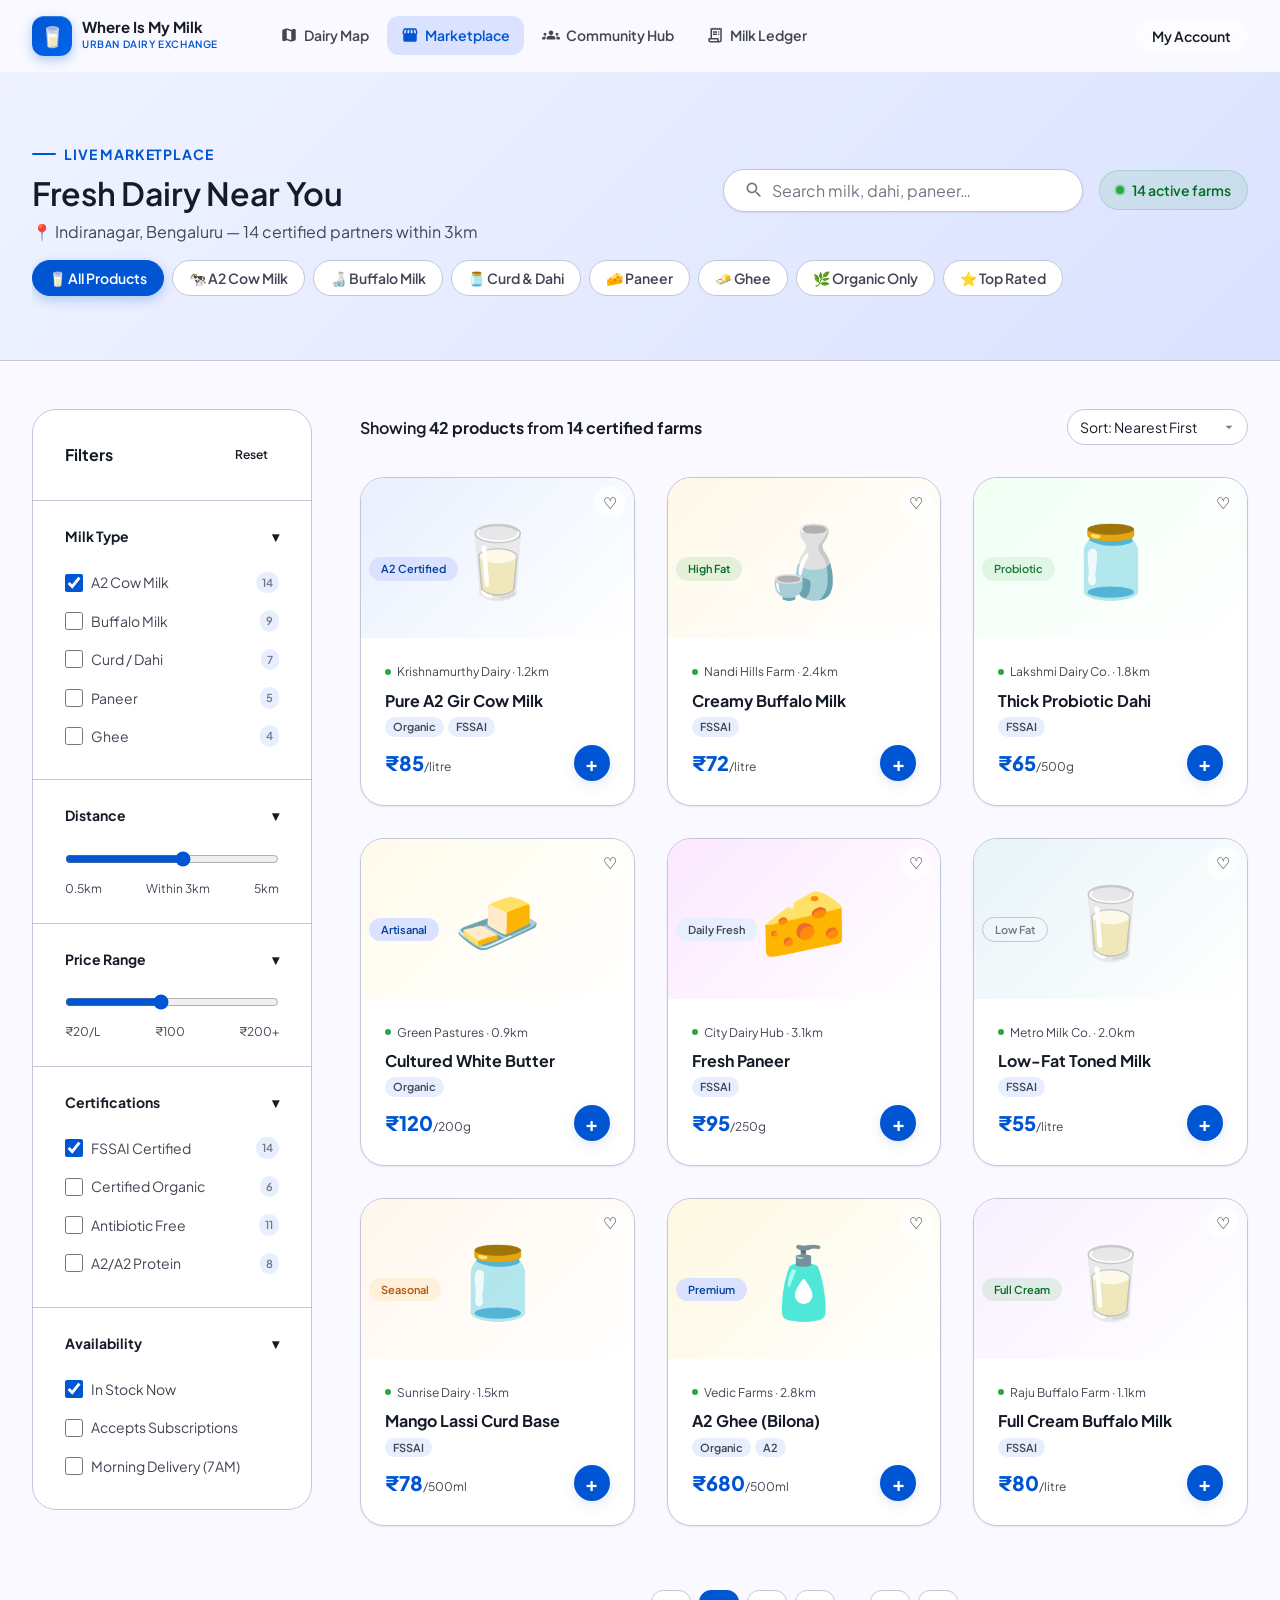
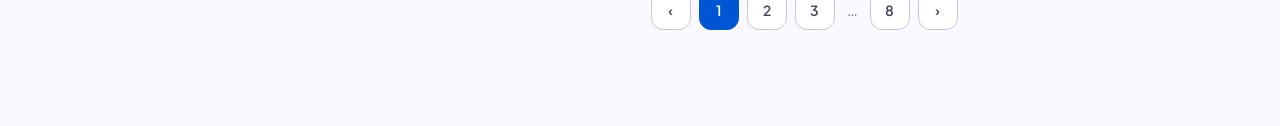
<file: marketplace.html>
<!DOCTYPE html>
<html lang="en">
<head>
<meta charset="UTF-8">
<meta name="viewport" content="width=device-width, initial-scale=1.0">
<title>Marketplace | Where Is My Milk</title>
<meta name="description" content="Browse and order fresh local dairy products from certified farms within 3km of your location.">
<link rel="stylesheet" href="css/design-system.css">
<link rel="stylesheet" href="css/nav.css">
<style>
.page-offset { padding-top: var(--nav-height); }

/* ─── Page Header ─── */
.marketplace-header {
  background: linear-gradient(135deg, var(--surface-low) 0%, var(--primary-fixed) 100%);
  padding: var(--sp-3xl) 0 var(--sp-2xl);
  border-bottom: 1px solid var(--outline-variant);
}
.marketplace-header-inner {
  display: flex; align-items: center; justify-content: space-between;
  flex-wrap: wrap; gap: var(--sp-xl);
}
.marketplace-search-bar {
  display: flex; align-items: center; gap: var(--sp-sm);
  background: var(--surface-lowest);
  border: 1.5px solid var(--outline-variant);
  border-radius: var(--radius-full);
  padding: 10px 20px;
  width: 360px;
  max-width: 100%;
  box-shadow: var(--shadow-sm);
  transition: all var(--transition-fast);
}
.marketplace-search-bar:focus-within {
  border-color: var(--primary);
  box-shadow: 0 0 0 3px rgba(0,86,210,0.12);
}
.marketplace-search-bar input {
  flex: 1; border: none; outline: none; font-family: var(--font-family);
  font-size: var(--body-md); color: var(--on-surface); background: transparent;
}
.marketplace-search-bar input::placeholder { color: var(--outline); }
.search-icon { color: var(--outline); font-size: 20px; }
.live-badge {
  display: flex; align-items: center; gap: 8px; padding: 8px 16px;
  background: rgba(40,167,69,0.1); border: 1px solid rgba(40,167,69,0.2);
  border-radius: var(--radius-full);
  font-size: var(--body-sm); font-weight: var(--fw-semibold); color: var(--secondary-dark);
}

/* ─── Filter Tabs ─── */
.filter-bar {
  display: flex; align-items: center; gap: var(--sp-sm);
  overflow-x: auto; padding: var(--sp-md) 0;
  scrollbar-width: none;
}
.filter-bar::-webkit-scrollbar { display: none; }
.filter-tab {
  display: inline-flex; align-items: center; gap: 6px;
  padding: 8px 16px; border-radius: var(--radius-full);
  font-size: var(--body-sm); font-weight: var(--fw-semibold);
  color: var(--on-surface-variant); cursor: pointer;
  border: 1.5px solid var(--outline-variant);
  background: var(--surface-lowest);
  white-space: nowrap;
  transition: all var(--transition-fast);
}
.filter-tab:hover { border-color: var(--primary); color: var(--primary); }
.filter-tab.active {
  background: var(--primary); color: #fff; border-color: var(--primary);
  box-shadow: 0 4px 12px rgba(0,86,210,0.25);
}

/* ─── Layout ─── */
.marketplace-body {
  display: grid;
  grid-template-columns: 280px 1fr;
  gap: var(--sp-2xl);
  padding: var(--sp-2xl) 0 var(--sp-5xl);
  align-items: start;
}
.sidebar-filter {
  background: var(--surface-lowest);
  border-radius: var(--radius-xl);
  border: 1px solid var(--outline-variant);
  overflow: hidden;
  position: sticky;
  top: calc(var(--nav-height) + var(--sp-lg));
}
.sidebar-filter-header {
  padding: var(--sp-xl);
  border-bottom: 1px solid var(--outline-variant);
  display: flex; align-items: center; justify-content: space-between;
}
.sidebar-filter-section {
  padding: var(--sp-lg) var(--sp-xl);
  border-bottom: 1px solid var(--outline-variant);
}
.filter-section-title {
  font-size: var(--body-sm); font-weight: var(--fw-bold);
  color: var(--on-surface); margin-bottom: var(--sp-md); display: flex;
  align-items: center; justify-content: space-between; cursor: pointer;
}
.filter-option {
  display: flex; align-items: center; gap: var(--sp-sm);
  padding: 8px 0; cursor: pointer;
}
.filter-option input[type="checkbox"] {
  width: 18px; height: 18px; border-radius: 4px;
  accent-color: var(--primary); cursor: pointer;
}
.filter-option label {
  font-size: var(--body-sm); color: var(--on-surface-variant);
  cursor: pointer; flex: 1;
}
.filter-count {
  font-size: 11px; font-weight: var(--fw-semibold);
  color: var(--outline); background: var(--surface-container);
  padding: 2px 6px; border-radius: var(--radius-full);
}
.range-slider {
  width: 100%; accent-color: var(--primary);
  margin-top: var(--sp-sm);
}
.range-labels {
  display: flex; justify-content: space-between;
  font-size: 12px; color: var(--on-surface-variant); margin-top: 6px;
}

/* ─── Products Grid ─── */
.products-area {}
.products-top {
  display: flex; align-items: center; justify-content: space-between;
  margin-bottom: var(--sp-xl); flex-wrap: wrap; gap: var(--sp-md);
}
.sort-select {
  padding: 8px 32px 8px 12px;
  border: 1.5px solid var(--outline-variant);
  border-radius: var(--radius-full);
  font-family: var(--font-family);
  font-size: var(--body-sm); color: var(--on-surface);
  background: var(--surface-lowest);
  appearance: none;
  background-image: url("data:image/svg+xml,%3Csvg xmlns='http://www.w3.org/2000/svg' width='16' height='16' fill='%23737785' viewBox='0 0 24 24'%3E%3Cpath d='M7 10l5 5 5-5z'/%3E%3C/svg%3E");
  background-repeat: no-repeat;
  background-position: right 10px center;
  cursor: pointer;
}

.market-grid {
  display: grid;
  grid-template-columns: repeat(3, 1fr);
  gap: var(--sp-xl);
}

/* Product Card */
.mkt-card {
  background: var(--surface-lowest);
  border-radius: var(--radius-xl);
  overflow: hidden;
  border: 1px solid var(--outline-variant);
  box-shadow: var(--shadow-sm);
  transition: all 0.4s ease;
  position: relative;
}
.mkt-card:hover { transform: translateY(-6px); box-shadow: var(--shadow-xl); }
.mkt-card-img {
  height: 160px;
  display: flex; align-items: center; justify-content: center;
  position: relative; overflow: hidden; font-size: 72px;
  transition: transform 0.4s ease;
}
.mkt-card:hover .mkt-card-img { background-size: 105%; }
.mkt-card-img-inner { transition: transform 0.4s ease; }
.mkt-card:hover .mkt-card-img-inner { transform: scale(1.1) translateY(-4px); }
.mkt-card-tag {
  position: absolute; top: var(--sp-sm); left: var(--sp-sm);
}
.mkt-card-fav {
  position: absolute; top: var(--sp-sm); right: var(--sp-sm);
  width: 32px; height: 32px; border-radius: 50%;
  background: var(--glass-bg); backdrop-filter: var(--glass-blur-sm);
  border: 1px solid var(--glass-border);
  display: flex; align-items: center; justify-content: center;
  cursor: pointer; transition: all var(--transition-fast);
  font-size: 16px;
}
.mkt-card-fav:hover { background: var(--error-container); transform: scale(1.1); }
.mkt-card-body { padding: var(--sp-lg); }
.mkt-card-farm {
  display: flex; align-items: center; gap: 6px;
  font-size: 12px; color: var(--on-surface-variant); margin-bottom: 6px;
}
.mkt-card-farm-dot { width: 6px; height: 6px; border-radius: 50%; background: var(--secondary); }
.mkt-card-name { font-size: var(--body-md); font-weight: var(--fw-bold); color: var(--on-surface); margin-bottom: 4px; }
.mkt-card-desc { font-size: 13px; color: var(--on-surface-variant); margin-bottom: var(--sp-md); line-height: 1.5; }
.mkt-card-row { display: flex; align-items: center; justify-content: space-between; }
.mkt-card-price { font-size: var(--h4-size); font-weight: var(--fw-extrabold); color: var(--primary); }
.mkt-card-unit { font-size: 12px; color: var(--on-surface-variant); }
.mkt-add-btn {
  width: 36px; height: 36px; border-radius: 50%;
  background: var(--primary); color: #fff; border: none;
  display: flex; align-items: center; justify-content: center;
  cursor: pointer; font-size: 20px; font-weight: 700;
  box-shadow: var(--shadow-md);
  transition: all var(--transition-fast);
}
.mkt-add-btn:hover { transform: scale(1.12); box-shadow: var(--shadow-lg); }

/* Pagination */
.pagination {
  display: flex; align-items: center; justify-content: center;
  gap: var(--sp-sm); margin-top: var(--sp-3xl);
}
.page-btn {
  width: 40px; height: 40px; border-radius: var(--radius-md);
  border: 1.5px solid var(--outline-variant); background: var(--surface-lowest);
  font-family: var(--font-family); font-size: var(--body-sm); font-weight: var(--fw-semibold);
  color: var(--on-surface-variant); cursor: pointer;
  display: flex; align-items: center; justify-content: center;
  transition: all var(--transition-fast);
}
.page-btn:hover, .page-btn.active {
  background: var(--primary); color: #fff; border-color: var(--primary);
}

@media (max-width: 1100px) { .market-grid { grid-template-columns: repeat(2, 1fr); } }
@media (max-width: 900px) { .marketplace-body { grid-template-columns: 1fr; } .sidebar-filter { position: static; } }
@media (max-width: 520px) { .market-grid { grid-template-columns: 1fr; } }
</style>
</head>
<body>

<nav class="nav" id="mainNav">
  <div class="nav-inner">
    <a href="index.html" class="nav-logo">
      <div class="nav-logo-icon"></div>
      <div class="nav-logo-text">
        <span class="nav-logo-name">Where Is My Milk</span>
        <span class="nav-logo-tagline">Urban Dairy Exchange</span>
      </div>
    </a>
    <div class="nav-links">
      <a href="dairy-map.html" class="nav-link"><span class="material-icons-round">map</span> Dairy Map</a>
      <a href="marketplace.html" class="nav-link active"><span class="material-icons-round">storefront</span> Marketplace</a>
      <a href="community-hub.html" class="nav-link"><span class="material-icons-round">groups</span> Community Hub</a>
      <a href="milk-ledger.html" class="nav-link"><span class="material-icons-round">receipt_long</span> Milk Ledger</a>
    </div>
    <div class="nav-actions">
      <a href="buyer-dashboard.html" class="btn btn-ghost btn-sm">My Account</a>
    </div>
    <button class="nav-hamburger" id="hamburger"><span></span><span></span><span></span></button>
  </div>
</nav>
<div class="nav-mobile" id="mobileMenu">
  <a href="dairy-map.html" class="nav-link">Dairy Map</a>
  <a href="marketplace.html" class="nav-link active">Marketplace</a>
  <a href="community-hub.html" class="nav-link">Community Hub</a>
  <a href="milk-ledger.html" class="nav-link">Milk Ledger</a>
</div>

<div class="page-offset">
  <!-- Page Header -->
  <div class="marketplace-header">
    <div class="container">
      <div class="marketplace-header-inner">
        <div>
          <div class="section-eyebrow" style="margin-bottom:8px;">Live Marketplace</div>
          <h1 class="h2">Fresh Dairy Near You</h1>
          <p class="body-md text-muted" style="margin-top:4px;">📍 Indiranagar, Bengaluru — 14 certified partners within 3km</p>
        </div>
        <div style="display:flex;gap:var(--sp-md);align-items:center;flex-wrap:wrap;">
          <div class="marketplace-search-bar">
            <span class="material-icons-round search-icon">search</span>
            <input type="text" placeholder="Search milk, dahi, paneer…">
          </div>
          <div class="live-badge">
            <span class="status-dot status-online"></span> 14 active farms
          </div>
        </div>
      </div>
      <!-- Filter Tabs -->
      <div class="filter-bar">
        <button class="filter-tab active">🥛 All Products</button>
        <button class="filter-tab">🐄 A2 Cow Milk</button>
        <button class="filter-tab">🍶 Buffalo Milk</button>
        <button class="filter-tab">🫙 Curd & Dahi</button>
        <button class="filter-tab">🧀 Paneer</button>
        <button class="filter-tab">🧈 Ghee</button>
        <button class="filter-tab">🌿 Organic Only</button>
        <button class="filter-tab">⭐ Top Rated</button>
      </div>
    </div>
  </div>

  <!-- Marketplace Body -->
  <div class="container">
    <div class="marketplace-body">
      <!-- Sidebar -->
      <aside class="sidebar-filter">
        <div class="sidebar-filter-header">
          <span style="font-size:var(--body-md);font-weight:var(--fw-bold);">Filters</span>
          <button class="btn btn-ghost btn-sm" style="padding:4px 10px;border-radius:var(--radius-full);font-size:12px;">Reset</button>
        </div>
        <div class="sidebar-filter-section">
          <div class="filter-section-title">Milk Type <span>▾</span></div>
          <div class="filter-option"><input type="checkbox" id="a2" checked><label for="a2">A2 Cow Milk</label><span class="filter-count">14</span></div>
          <div class="filter-option"><input type="checkbox" id="buf"><label for="buf">Buffalo Milk</label><span class="filter-count">9</span></div>
          <div class="filter-option"><input type="checkbox" id="dahi"><label for="dahi">Curd / Dahi</label><span class="filter-count">7</span></div>
          <div class="filter-option"><input type="checkbox" id="pan"><label for="pan">Paneer</label><span class="filter-count">5</span></div>
          <div class="filter-option"><input type="checkbox" id="ghee"><label for="ghee">Ghee</label><span class="filter-count">4</span></div>
        </div>
        <div class="sidebar-filter-section">
          <div class="filter-section-title">Distance <span>▾</span></div>
          <input type="range" class="range-slider" min="0.5" max="5" step="0.5" value="3">
          <div class="range-labels"><span>0.5km</span><span>Within 3km</span><span>5km</span></div>
        </div>
        <div class="sidebar-filter-section">
          <div class="filter-section-title">Price Range <span>▾</span></div>
          <input type="range" class="range-slider" min="20" max="200" step="5" value="100">
          <div class="range-labels"><span>₹20/L</span><span>₹100</span><span>₹200+</span></div>
        </div>
        <div class="sidebar-filter-section">
          <div class="filter-section-title">Certifications <span>▾</span></div>
          <div class="filter-option"><input type="checkbox" id="fssai" checked><label for="fssai">FSSAI Certified</label><span class="filter-count">14</span></div>
          <div class="filter-option"><input type="checkbox" id="org"><label for="org">Certified Organic</label><span class="filter-count">6</span></div>
          <div class="filter-option"><input type="checkbox" id="abf"><label for="abf">Antibiotic Free</label><span class="filter-count">11</span></div>
          <div class="filter-option"><input type="checkbox" id="a2c"><label for="a2c">A2/A2 Protein</label><span class="filter-count">8</span></div>
        </div>
        <div class="sidebar-filter-section" style="border-bottom:none;">
          <div class="filter-section-title">Availability <span>▾</span></div>
          <div class="filter-option"><input type="checkbox" id="avail" checked><label for="avail">In Stock Now</label></div>
          <div class="filter-option"><input type="checkbox" id="sub"><label for="sub">Accepts Subscriptions</label></div>
          <div class="filter-option"><input type="checkbox" id="morn"><label for="morn">Morning Delivery (7AM)</label></div>
        </div>
      </aside>

      <!-- Products -->
      <div class="products-area">
        <div class="products-top">
          <p class="body-md" style="font-weight:var(--fw-semibold);">Showing <strong>42 products</strong> from <strong>14 certified farms</strong></p>
          <select class="sort-select">
            <option>Sort: Nearest First</option>
            <option>Sort: Price Low–High</option>
            <option>Sort: Price High–Low</option>
            <option>Sort: Top Rated</option>
            <option>Sort: Freshest</option>
          </select>
        </div>

        <div class="market-grid" id="marketGrid">
          <!-- Cards generated by JS below, but we place 9 static for non-JS fallback -->
        </div>

        <div class="pagination">
          <button class="page-btn">‹</button>
          <button class="page-btn active">1</button>
          <button class="page-btn">2</button>
          <button class="page-btn">3</button>
          <span style="color:var(--outline);padding:0 4px;">…</span>
          <button class="page-btn">8</button>
          <button class="page-btn">›</button>
        </div>
      </div>
    </div>
  </div>
</div>

<script src="js/main.js"></script>
<script>
const products = [
  { emoji:'🥛', name:'Pure A2 Gir Cow Milk', farm:'Krishnamurthy Dairy', dist:'1.2km', price:'₹85', unit:'/litre', tag:'A2 Certified', tagClass:'chip-primary', color:'#e8f0fe', certs:['Organic','FSSAI'] },
  { emoji:'🍶', name:'Creamy Buffalo Milk', farm:'Nandi Hills Farm', dist:'2.4km', price:'₹72', unit:'/litre', tag:'High Fat', tagClass:'chip-secondary', color:'#fff8e8', certs:['FSSAI'] },
  { emoji:'🫙', name:'Thick Probiotic Dahi', farm:'Lakshmi Dairy Co.', dist:'1.8km', price:'₹65', unit:'/500g', tag:'Probiotic', tagClass:'chip-success', color:'#f0fff4', certs:['FSSAI'] },
  { emoji:'🧈', name:'Cultured White Butter', farm:'Green Pastures', dist:'0.9km', price:'₹120', unit:'/200g', tag:'Artisanal', tagClass:'chip-primary', color:'#fffbeb', certs:['Organic'] },
  { emoji:'🧀', name:'Fresh Paneer', farm:'City Dairy Hub', dist:'3.1km', price:'₹95', unit:'/250g', tag:'Daily Fresh', tagClass:'chip-surface', color:'#fce8ff', certs:['FSSAI'] },
  { emoji:'🥛', name:'Low-Fat Toned Milk', farm:'Metro Milk Co.', dist:'2.0km', price:'₹55', unit:'/litre', tag:'Low Fat', tagClass:'chip-outline', color:'#e8f4f8', certs:['FSSAI'] },
  { emoji:'🫙', name:'Mango Lassi Curd Base', farm:'Sunrise Dairy', dist:'1.5km', price:'₹78', unit:'/500ml', tag:'Seasonal', tagClass:'chip-warning', color:'#fff7ed', certs:['FSSAI'] },
  { emoji:'🧴', name:'A2 Ghee (Bilona)', farm:'Vedic Farms', dist:'2.8km', price:'₹680', unit:'/500ml', tag:'Premium', tagClass:'chip-primary', color:'#fdf8e1', certs:['Organic','A2'] },
  { emoji:'🥛', name:'Full Cream Buffalo Milk', farm:'Raju Buffalo Farm', dist:'1.1km', price:'₹80', unit:'/litre', tag:'Full Cream', tagClass:'chip-secondary', color:'#f8f0ff', certs:['FSSAI'] },
];

const grid = document.getElementById('marketGrid');
products.forEach((p, i) => {
  grid.innerHTML += `
  <div class="mkt-card" data-animate style="animation-delay:${i*0.06}s">
    <div class="mkt-card-img" style="background:linear-gradient(135deg,${p.color},white);">
      <span class="mkt-card-img-inner" style="font-size:70px;">${p.emoji}</span>
      <div class="mkt-card-tag"><span class="chip ${p.tagClass}" style="font-size:11px;">${p.tag}</span></div>
      <button class="mkt-card-fav" title="Wishlist">♡</button>
    </div>
    <div class="mkt-card-body">
      <div class="mkt-card-farm"><span class="mkt-card-farm-dot"></span>${p.farm} · ${p.dist}</div>
      <div class="mkt-card-name">${p.name}</div>
      <div style="display:flex;gap:4px;flex-wrap:wrap;margin-bottom:var(--sp-sm);">
        ${p.certs.map(c=>`<span class="chip chip-surface" style="font-size:11px;padding:2px 8px;">${c}</span>`).join('')}
      </div>
      <div class="mkt-card-row">
        <div><span class="mkt-card-price">${p.price}</span><span class="mkt-card-unit">${p.unit}</span></div>
        <button class="mkt-add-btn" onclick="showToast('Added to cart! 🥛','success')">+</button>
      </div>
    </div>
  </div>`;
});

// Filter tabs
document.querySelectorAll('.filter-tab').forEach(tab => {
  tab.addEventListener('click', () => {
    document.querySelectorAll('.filter-tab').forEach(t => t.classList.remove('active'));
    tab.classList.add('active');
  });
});
</script>
</body>
</html>
</file>
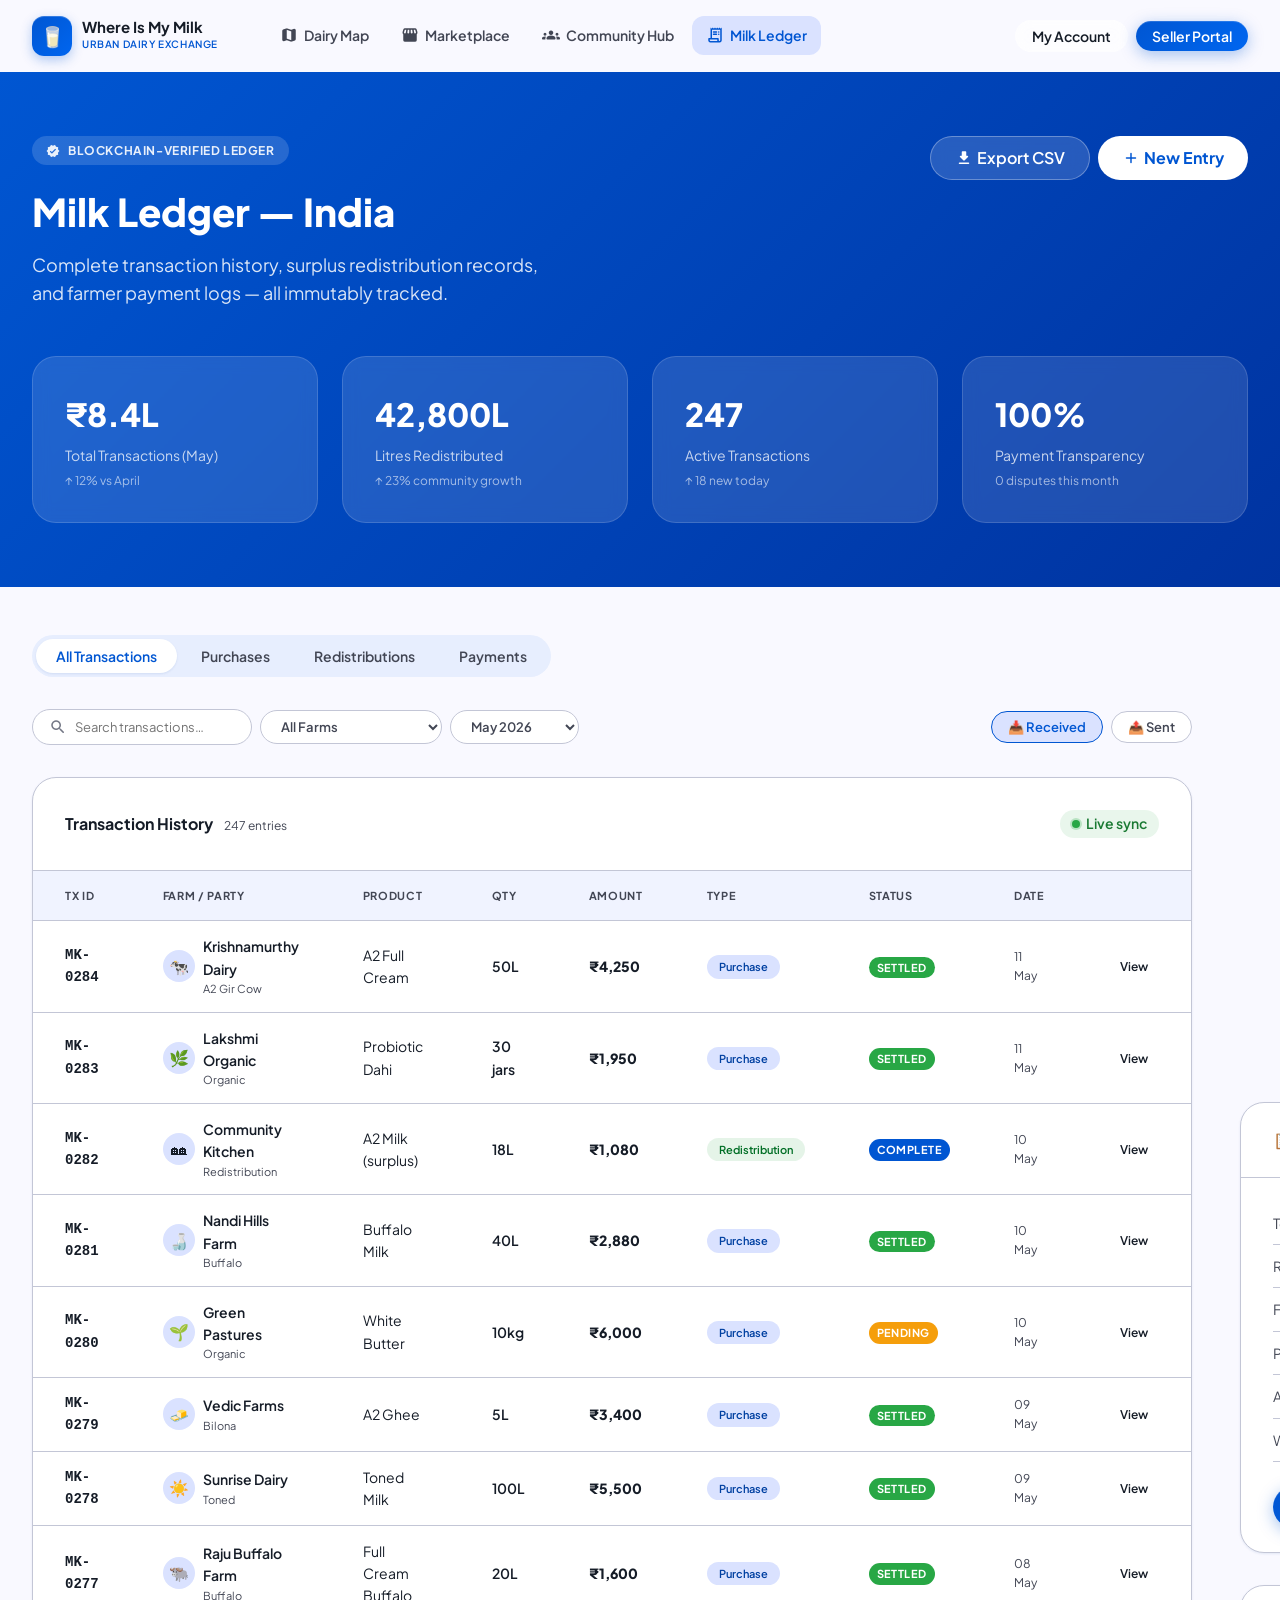
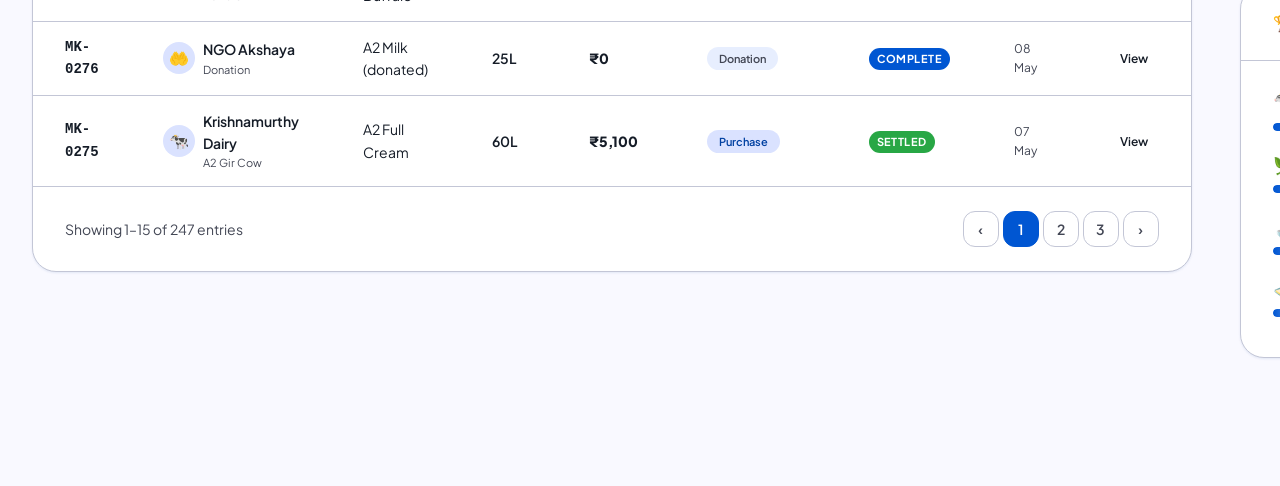
<file: milk-ledger.html>
<!DOCTYPE html>
<html lang="en">
<head>
<meta charset="UTF-8">
<meta name="viewport" content="width=device-width, initial-scale=1.0">
<title>Milk Ledger | Where Is My Milk</title>
<link rel="stylesheet" href="css/design-system.css">
<link rel="stylesheet" href="css/nav.css">
<style>
.page-offset{padding-top:var(--nav-height);}
.ledger-hero{background:linear-gradient(135deg,var(--primary) 0%,#0033a0 100%);padding:var(--sp-3xl) 0;color:#fff;}
.ledger-hero h1{font-size:clamp(1.8rem,3vw,2.5rem);font-weight:800;margin-bottom:8px;}
.ledger-hero p{font-size:var(--body-lg);opacity:.85;max-width:520px;}
.ledger-kpis{display:grid;grid-template-columns:repeat(4,1fr);gap:var(--sp-lg);margin-top:var(--sp-2xl);}
.lkpi{background:rgba(255,255,255,.12);border-radius:var(--radius-xl);padding:var(--sp-xl);border:1px solid rgba(255,255,255,.15);backdrop-filter:blur(8px);}
.lkpi-val{font-size:2rem;font-weight:800;color:#fff;}
.lkpi-label{font-size:var(--body-sm);color:rgba(255,255,255,.75);margin-top:4px;}
.lkpi-change{font-size:12px;color:rgba(255,255,255,.6);margin-top:4px;}

/* Ledger Body */
.ledger-body{display:grid;grid-template-columns:1fr 300px;gap:var(--sp-2xl);padding:var(--sp-2xl) 0 var(--sp-5xl);align-items:start;}
.ledger-main{}

/* Tabs */
.ledger-tabs{display:flex;gap:4px;background:var(--surface-container);border-radius:var(--radius-full);padding:4px;margin-bottom:var(--sp-xl);width:fit-content;}
.ledger-tab{padding:8px 20px;border-radius:var(--radius-full);border:none;font-family:var(--font-family);font-size:var(--body-sm);font-weight:600;color:var(--on-surface-variant);cursor:pointer;background:transparent;transition:all var(--transition-fast);}
.ledger-tab.active{background:var(--surface-lowest);color:var(--primary);box-shadow:var(--shadow-sm);}

/* Toolbar */
.ledger-toolbar{display:flex;align-items:center;justify-content:space-between;margin-bottom:var(--sp-xl);flex-wrap:wrap;gap:var(--sp-md);}
.toolbar-filters{display:flex;gap:var(--sp-sm);align-items:center;flex-wrap:wrap;}
.filter-pill{padding:7px 16px;border-radius:var(--radius-full);border:1.5px solid var(--outline-variant);background:var(--surface-lowest);font-family:var(--font-family);font-size:13px;font-weight:600;color:var(--on-surface-variant);cursor:pointer;transition:all var(--transition-fast);}
.filter-pill:hover,.filter-pill.active{border-color:var(--primary);color:var(--primary);background:var(--primary-fixed);}
.search-inline{display:flex;align-items:center;gap:8px;background:var(--surface-lowest);border:1.5px solid var(--outline-variant);border-radius:var(--radius-full);padding:8px 16px;transition:all var(--transition-fast);}
.search-inline:focus-within{border-color:var(--primary);box-shadow:0 0 0 3px rgba(0,86,210,.1);}
.search-inline input{border:none;outline:none;font-family:var(--font-family);font-size:13px;color:var(--on-surface);background:transparent;width:160px;}

/* Table Card */
.table-card{background:var(--surface-lowest);border-radius:var(--radius-xl);border:1px solid var(--outline-variant);box-shadow:var(--shadow-sm);overflow:hidden;margin-bottom:var(--sp-xl);}
.table-card-header{padding:var(--sp-xl);border-bottom:1px solid var(--outline-variant);display:flex;align-items:center;justify-content:space-between;}
.data-table{width:100%;border-collapse:collapse;}
.data-table th{font-size:11px;font-weight:700;letter-spacing:.06em;text-transform:uppercase;color:var(--on-surface-variant);padding:var(--sp-md) var(--sp-xl);text-align:left;background:var(--surface-low);border-bottom:1px solid var(--outline-variant);white-space:nowrap;}
.data-table td{padding:14px var(--sp-xl);font-size:var(--body-sm);color:var(--on-surface);border-bottom:1px solid var(--outline-variant);vertical-align:middle;}
.data-table tr:last-child td{border-bottom:none;}
.data-table tr:hover td{background:var(--surface-low);}
.tx-id{font-weight:700;color:var(--primary);font-size:12px;font-family:monospace;}
.tx-farm{display:flex;align-items:center;gap:8px;}
.tx-avatar{width:32px;height:32px;border-radius:50%;display:flex;align-items:center;justify-content:center;font-size:16px;flex-shrink:0;}
.tx-farm-name{font-weight:600;}
.tx-farm-sub{font-size:11px;color:var(--on-surface-variant);}
.tx-amount-pos{font-weight:800;color:var(--secondary-dark);}
.tx-amount-neg{font-weight:800;color:var(--on-surface);}
.tx-action{display:flex;gap:6px;}

/* Pagination */
.pagination{display:flex;align-items:center;justify-content:space-between;padding:var(--sp-lg) var(--sp-xl);border-top:1px solid var(--outline-variant);}
.page-info{font-size:var(--body-sm);color:var(--on-surface-variant);}
.page-btns{display:flex;gap:4px;}
.page-btn{width:36px;height:36px;border-radius:var(--radius-md);border:1.5px solid var(--outline-variant);background:var(--surface-lowest);font-family:var(--font-family);font-size:var(--body-sm);font-weight:600;color:var(--on-surface-variant);cursor:pointer;display:flex;align-items:center;justify-content:center;transition:all var(--transition-fast);}
.page-btn:hover,.page-btn.active{background:var(--primary);color:#fff;border-color:var(--primary);}

/* Sidebar */
.ledger-sidebar{}
.ledger-widget{background:var(--surface-lowest);border-radius:var(--radius-xl);border:1px solid var(--outline-variant);box-shadow:var(--shadow-sm);margin-bottom:var(--sp-xl);overflow:hidden;}
.widget-head{padding:var(--sp-lg) var(--sp-xl);border-bottom:1px solid var(--outline-variant);font-size:var(--body-md);font-weight:700;}
.widget-body{padding:var(--sp-lg) var(--sp-xl);}

/* Donut chart */
.donut-wrap{display:flex;flex-direction:column;align-items:center;padding:var(--sp-lg) 0;}
.donut-legend{width:100%;margin-top:var(--sp-lg);}
.legend-row{display:flex;align-items:center;justify-content:space-between;padding:6px 0;font-size:13px;}
.legend-dot{width:10px;height:10px;border-radius:50%;margin-right:8px;flex-shrink:0;}

/* Summary cards */
.summary-item{display:flex;align-items:center;justify-content:space-between;padding:10px 0;border-bottom:1px solid var(--outline-variant);font-size:var(--body-sm);}
.summary-item:last-child{border-bottom:none;}
.summary-label{color:var(--on-surface-variant);}
.summary-value{font-weight:700;color:var(--on-surface);}
.summary-value.primary{color:var(--primary);}
.summary-value.green{color:var(--secondary-dark);}

@media(max-width:1024px){.ledger-body{grid-template-columns:1fr;}.ledger-kpis{grid-template-columns:repeat(2,1fr);}}
@media(max-width:600px){.ledger-kpis{grid-template-columns:1fr 1fr;}.data-table td:nth-child(3),.data-table th:nth-child(3){display:none;}.ledger-toolbar{flex-direction:column;align-items:flex-start;}}
</style>
</head>
<body>

<nav class="nav" id="mainNav">
  <div class="nav-inner">
    <a href="index.html" class="nav-logo">
      <div class="nav-logo-icon"></div>
      <div class="nav-logo-text">
        <span class="nav-logo-name">Where Is My Milk</span>
        <span class="nav-logo-tagline">Urban Dairy Exchange</span>
      </div>
    </a>
    <div class="nav-links">
      <a href="dairy-map.html" class="nav-link"><span class="material-icons-round">map</span> Dairy Map</a>
      <a href="marketplace.html" class="nav-link"><span class="material-icons-round">storefront</span> Marketplace</a>
      <a href="community-hub.html" class="nav-link"><span class="material-icons-round">groups</span> Community Hub</a>
      <a href="milk-ledger.html" class="nav-link active"><span class="material-icons-round">receipt_long</span> Milk Ledger</a>
    </div>
    <div class="nav-actions">
      <a href="buyer-dashboard.html" class="btn btn-ghost btn-sm">My Account</a>
      <a href="seller-dashboard.html" class="btn btn-primary btn-sm">Seller Portal</a>
    </div>
    <button class="nav-hamburger" id="hamburger"><span></span><span></span><span></span></button>
  </div>
</nav>
<div class="nav-mobile" id="mobileMenu">
  <a href="dairy-map.html" class="nav-link">Dairy Map</a>
  <a href="marketplace.html" class="nav-link">Marketplace</a>
  <a href="community-hub.html" class="nav-link">Community Hub</a>
  <a href="milk-ledger.html" class="nav-link active">Milk Ledger</a>
</div>

<div class="page-offset">
  <!-- Hero -->
  <div class="ledger-hero">
    <div class="container">
      <div style="display:flex;align-items:flex-start;justify-content:space-between;flex-wrap:wrap;gap:var(--sp-xl);">
        <div>
          <div style="display:inline-flex;align-items:center;gap:8px;background:rgba(255,255,255,.15);border-radius:var(--radius-full);padding:5px 14px;font-size:12px;font-weight:700;letter-spacing:.05em;text-transform:uppercase;color:rgba(255,255,255,.9);margin-bottom:var(--sp-md);">
            <span class="material-icons-round" style="font-size:14px;">verified</span> Blockchain-Verified Ledger
          </div>
          <h1>Milk Ledger — India</h1>
          <p>Complete transaction history, surplus redistribution records, and farmer payment logs — all immutably tracked.</p>
        </div>
        <div style="display:flex;gap:var(--sp-sm);">
          <button class="btn btn-ghost" style="background:rgba(255,255,255,.15);color:#fff;border-color:rgba(255,255,255,.3);" onclick="showToast('Exporting ledger as CSV...','success')">
            <span class="material-icons-round" style="font-size:18px;">download</span> Export CSV
          </button>
          <button class="btn" style="background:#fff;color:var(--primary);font-weight:700;">
            <span class="material-icons-round" style="font-size:18px;">add</span> New Entry
          </button>
        </div>
      </div>
      <div class="ledger-kpis">
        <div class="lkpi" data-animate>
          <div class="lkpi-val">₹8.4L</div>
          <div class="lkpi-label">Total Transactions (May)</div>
          <div class="lkpi-change">↑ 12% vs April</div>
        </div>
        <div class="lkpi" data-animate>
          <div class="lkpi-val">42,800L</div>
          <div class="lkpi-label">Litres Redistributed</div>
          <div class="lkpi-change">↑ 23% community growth</div>
        </div>
        <div class="lkpi" data-animate>
          <div class="lkpi-val">247</div>
          <div class="lkpi-label">Active Transactions</div>
          <div class="lkpi-change">↑ 18 new today</div>
        </div>
        <div class="lkpi" data-animate>
          <div class="lkpi-val">100%</div>
          <div class="lkpi-label">Payment Transparency</div>
          <div class="lkpi-change">0 disputes this month</div>
        </div>
      </div>
    </div>
  </div>

  <div class="container">
    <div class="ledger-body">
      <!-- Main -->
      <div class="ledger-main">
        <!-- Tabs -->
        <div class="ledger-tabs">
          <button class="ledger-tab active" onclick="switchTab(this,'all')">All Transactions</button>
          <button class="ledger-tab" onclick="switchTab(this,'purchase')">Purchases</button>
          <button class="ledger-tab" onclick="switchTab(this,'redistribution')">Redistributions</button>
          <button class="ledger-tab" onclick="switchTab(this,'payments')">Payments</button>
        </div>

        <!-- Toolbar -->
        <div class="ledger-toolbar">
          <div class="toolbar-filters">
            <div class="search-inline">
              <span class="material-icons-round" style="color:var(--outline);font-size:18px;">search</span>
              <input type="text" placeholder="Search transactions…" oninput="filterTable(this.value)">
            </div>
            <select class="filter-pill" style="padding:7px 16px;">
              <option>All Farms</option>
              <option>Krishnamurthy Dairy</option>
              <option>Lakshmi Organic</option>
              <option>Nandi Hills</option>
            </select>
            <select class="filter-pill" style="padding:7px 16px;">
              <option>May 2026</option>
              <option>April 2026</option>
              <option>March 2026</option>
            </select>
          </div>
          <div style="display:flex;gap:var(--sp-sm);">
            <button class="filter-pill active" onclick="toggleBtn(this)">📥 Received</button>
            <button class="filter-pill" onclick="toggleBtn(this)">📤 Sent</button>
          </div>
        </div>

        <!-- Table -->
        <div class="table-card" data-animate>
          <div class="table-card-header">
            <div>
              <span style="font-size:var(--body-md);font-weight:700;">Transaction History</span>
              <span style="font-size:12px;color:var(--on-surface-variant);margin-left:8px;">247 entries</span>
            </div>
            <span class="chip chip-success"><span class="status-dot status-online"></span> Live sync</span>
          </div>
          <div style="overflow-x:auto;">
            <table class="data-table" id="ledgerTable">
              <thead>
                <tr>
                  <th>TX ID</th>
                  <th>Farm / Party</th>
                  <th>Product</th>
                  <th>Qty</th>
                  <th>Amount</th>
                  <th>Type</th>
                  <th>Status</th>
                  <th>Date</th>
                  <th></th>
                </tr>
              </thead>
              <tbody id="ledgerBody"></tbody>
            </table>
          </div>
          <div class="pagination">
            <span class="page-info">Showing 1–15 of 247 entries</span>
            <div class="page-btns">
              <button class="page-btn">‹</button>
              <button class="page-btn active">1</button>
              <button class="page-btn">2</button>
              <button class="page-btn">3</button>
              <button class="page-btn">›</button>
            </div>
          </div>
        </div>
      </div>

      <!-- Sidebar -->
      <div class="ledger-sidebar">
        <!-- Donut breakdown -->
        <div class="ledger-widget" data-animate>
          <div class="widget-head">📊 Volume Breakdown</div>
          <div class="widget-body">
            <div class="donut-wrap">
              <svg width="140" height="140" viewBox="0 0 140 140">
                <circle cx="70" cy="70" r="52" fill="none" stroke="var(--surface-container)" stroke-width="18"/>
                <circle cx="70" cy="70" r="52" fill="none" stroke="var(--primary)" stroke-width="18"
                  stroke-dasharray="164 163" stroke-dashoffset="-41" stroke-linecap="round"/>
                <circle cx="70" cy="70" r="52" fill="none" stroke="var(--secondary)" stroke-width="18"
                  stroke-dasharray="98 229" stroke-dashoffset="122" stroke-linecap="round"/>
                <circle cx="70" cy="70" r="52" fill="none" stroke="#f59e0b" stroke-width="18"
                  stroke-dasharray="65 262" stroke-dashoffset="220" stroke-linecap="round"/>
                <text x="70" y="65" text-anchor="middle" font-family="Plus Jakarta Sans" font-size="22" font-weight="800" fill="var(--on-surface)">42.8K</text>
                <text x="70" y="82" text-anchor="middle" font-family="Plus Jakarta Sans" font-size="10" fill="var(--on-surface-variant)">Litres Total</text>
              </svg>
              <div class="donut-legend">
                <div class="legend-row"><div style="display:flex;align-items:center;"><div class="legend-dot" style="background:var(--primary);"></div>A2 Cow Milk</div><strong>50%</strong></div>
                <div class="legend-row"><div style="display:flex;align-items:center;"><div class="legend-dot" style="background:var(--secondary);"></div>Buffalo Milk</div><strong>30%</strong></div>
                <div class="legend-row"><div style="display:flex;align-items:center;"><div class="legend-dot" style="background:#f59e0b;"></div>Dahi &amp; Others</div><strong>20%</strong></div>
              </div>
            </div>
          </div>
        </div>

        <!-- Monthly summary -->
        <div class="ledger-widget" data-animate>
          <div class="widget-head">📋 May 2026 Summary</div>
          <div class="widget-body">
            <div class="summary-item"><span class="summary-label">Total Purchased</span><span class="summary-value primary">₹5.2L</span></div>
            <div class="summary-item"><span class="summary-label">Redistributed</span><span class="summary-value green">₹1.8L</span></div>
            <div class="summary-item"><span class="summary-label">Farmer Payouts</span><span class="summary-value green">₹7.1L</span></div>
            <div class="summary-item"><span class="summary-label">Pending Settlements</span><span class="summary-value" style="color:var(--warning);">₹24,000</span></div>
            <div class="summary-item"><span class="summary-label">Avg. ₹ per Litre</span><span class="summary-value">₹73.40</span></div>
            <div class="summary-item"><span class="summary-label">Waste Eliminated</span><span class="summary-value green">1,240L</span></div>
            <div style="margin-top:var(--sp-lg);">
              <button class="btn btn-primary" style="width:100%;justify-content:center;" onclick="showToast('Full report generated!','success')">
                <span class="material-icons-round" style="font-size:18px;">picture_as_pdf</span> Download Report
              </button>
            </div>
          </div>
        </div>

        <!-- Recent farms -->
        <div class="ledger-widget" data-animate>
          <div class="widget-head">🏆 Top Farms by Volume</div>
          <div class="widget-body" id="topFarms"></div>
        </div>
      </div>
    </div>
  </div>
</div>

<script src="js/main.js"></script>
<script>
const rows = [
  { id:'MK-0284', farm:'Krishnamurthy Dairy', emoji:'🐄', sub:'A2 Gir Cow', product:'A2 Full Cream', qty:'50L', amount:'₹4,250', type:'Purchase', status:'Settled', date:'11 May' },
  { id:'MK-0283', farm:'Lakshmi Organic', emoji:'🌿', sub:'Organic', product:'Probiotic Dahi', qty:'30 jars', amount:'₹1,950', type:'Purchase', status:'Settled', date:'11 May' },
  { id:'MK-0282', farm:'Community Kitchen', emoji:'🏘', sub:'Redistribution', product:'A2 Milk (surplus)', qty:'18L', amount:'₹1,080', type:'Redistribution', status:'Complete', date:'10 May' },
  { id:'MK-0281', farm:'Nandi Hills Farm', emoji:'🍶', sub:'Buffalo', product:'Buffalo Milk', qty:'40L', amount:'₹2,880', type:'Purchase', status:'Settled', date:'10 May' },
  { id:'MK-0280', farm:'Green Pastures', emoji:'🌱', sub:'Organic', product:'White Butter', qty:'10kg', amount:'₹6,000', type:'Purchase', status:'Pending', date:'10 May' },
  { id:'MK-0279', farm:'Vedic Farms', emoji:'🧈', sub:'Bilona', product:'A2 Ghee', qty:'5L', amount:'₹3,400', type:'Purchase', status:'Settled', date:'09 May' },
  { id:'MK-0278', farm:'Sunrise Dairy', emoji:'☀️', sub:'Toned', product:'Toned Milk', qty:'100L', amount:'₹5,500', type:'Purchase', status:'Settled', date:'09 May' },
  { id:'MK-0277', farm:'Raju Buffalo Farm', emoji:'🐃', sub:'Buffalo', product:'Full Cream Buffalo', qty:'20L', amount:'₹1,600', type:'Purchase', status:'Settled', date:'08 May' },
  { id:'MK-0276', farm:'NGO Akshaya', emoji:'🤲', sub:'Donation', product:'A2 Milk (donated)', qty:'25L', amount:'₹0', type:'Donation', status:'Complete', date:'08 May' },
  { id:'MK-0275', farm:'Krishnamurthy Dairy', emoji:'🐄', sub:'A2 Gir Cow', product:'A2 Full Cream', qty:'60L', amount:'₹5,100', type:'Purchase', status:'Settled', date:'07 May' },
];

const statusMap = { Settled:'badge-success', Complete:'badge-primary', Pending:'badge-warning', Failed:'badge-error' };
const typeMap = { Purchase:'chip-primary', Redistribution:'chip-secondary', Donation:'chip-surface' };

const body = document.getElementById('ledgerBody');
function renderRows(data) {
  body.innerHTML = '';
  data.forEach(r => {
    body.innerHTML += `<tr>
      <td class="tx-id">${r.id}</td>
      <td><div class="tx-farm">
        <div class="tx-avatar" style="background:var(--primary-fixed);">${r.emoji}</div>
        <div><div class="tx-farm-name">${r.farm}</div><div class="tx-farm-sub">${r.sub}</div></div>
      </div></td>
      <td>${r.product}</td>
      <td style="font-weight:600;">${r.qty}</td>
      <td class="${r.amount==='₹0'?'tx-amount-neg':'tx-amount-pos'}">${r.amount}</td>
      <td><span class="chip ${typeMap[r.type]}" style="font-size:11px;">${r.type}</span></td>
      <td><span class="badge ${statusMap[r.status]}">${r.status}</span></td>
      <td style="color:var(--on-surface-variant);font-size:12px;">${r.date}</td>
      <td><button class="btn btn-ghost btn-sm" style="padding:4px 10px;font-size:12px;" onclick="showToast('Opening transaction ${r.id}...','success')">View</button></td>
    </tr>`;
  });
}
renderRows(rows);

function filterTable(q) {
  const filtered = rows.filter(r => Object.values(r).join(' ').toLowerCase().includes(q.toLowerCase()));
  renderRows(filtered);
}

function switchTab(el, tab) {
  document.querySelectorAll('.ledger-tab').forEach(t => t.classList.remove('active'));
  el.classList.add('active');
  const filtered = tab === 'all' ? rows : rows.filter(r => r.type.toLowerCase() === tab || (tab==='purchase' && r.type==='Purchase') || (tab==='redistribution' && (r.type==='Redistribution'||r.type==='Donation')) || (tab==='payments' && r.status==='Pending'));
  renderRows(filtered.length ? filtered : rows);
}

function toggleBtn(el) { el.classList.toggle('active'); }

const farms = [
  { emoji:'🐄', name:'Krishnamurthy Dairy', vol:'1,840L', pct:72 },
  { emoji:'🌿', name:'Lakshmi Organic', vol:'980L', pct:48 },
  { emoji:'🍶', name:'Nandi Hills Farm', vol:'760L', pct:37 },
  { emoji:'🧈', name:'Vedic Farms', vol:'420L', pct:20 },
];
const tf = document.getElementById('topFarms');
farms.forEach(f => {
  tf.innerHTML += `<div style="margin-bottom:var(--sp-md);">
    <div style="display:flex;align-items:center;gap:8px;margin-bottom:6px;">
      <span style="font-size:20px;">${f.emoji}</span>
      <span style="font-size:13px;font-weight:700;flex:1;">${f.name}</span>
      <span style="font-size:13px;font-weight:800;color:var(--primary);">${f.vol}</span>
    </div>
    <div class="progress-bar"><div class="progress-fill" data-width="${f.pct}" style="width:0%;transition:width .8s ease-out;"></div></div>
  </div>`;
});

document.querySelectorAll('.page-btn').forEach(b => {
  b.addEventListener('click', function() { document.querySelectorAll('.page-btn').forEach(x=>x.classList.remove('active')); this.classList.add('active'); });
});
</script>
</body>
</html>
</file>
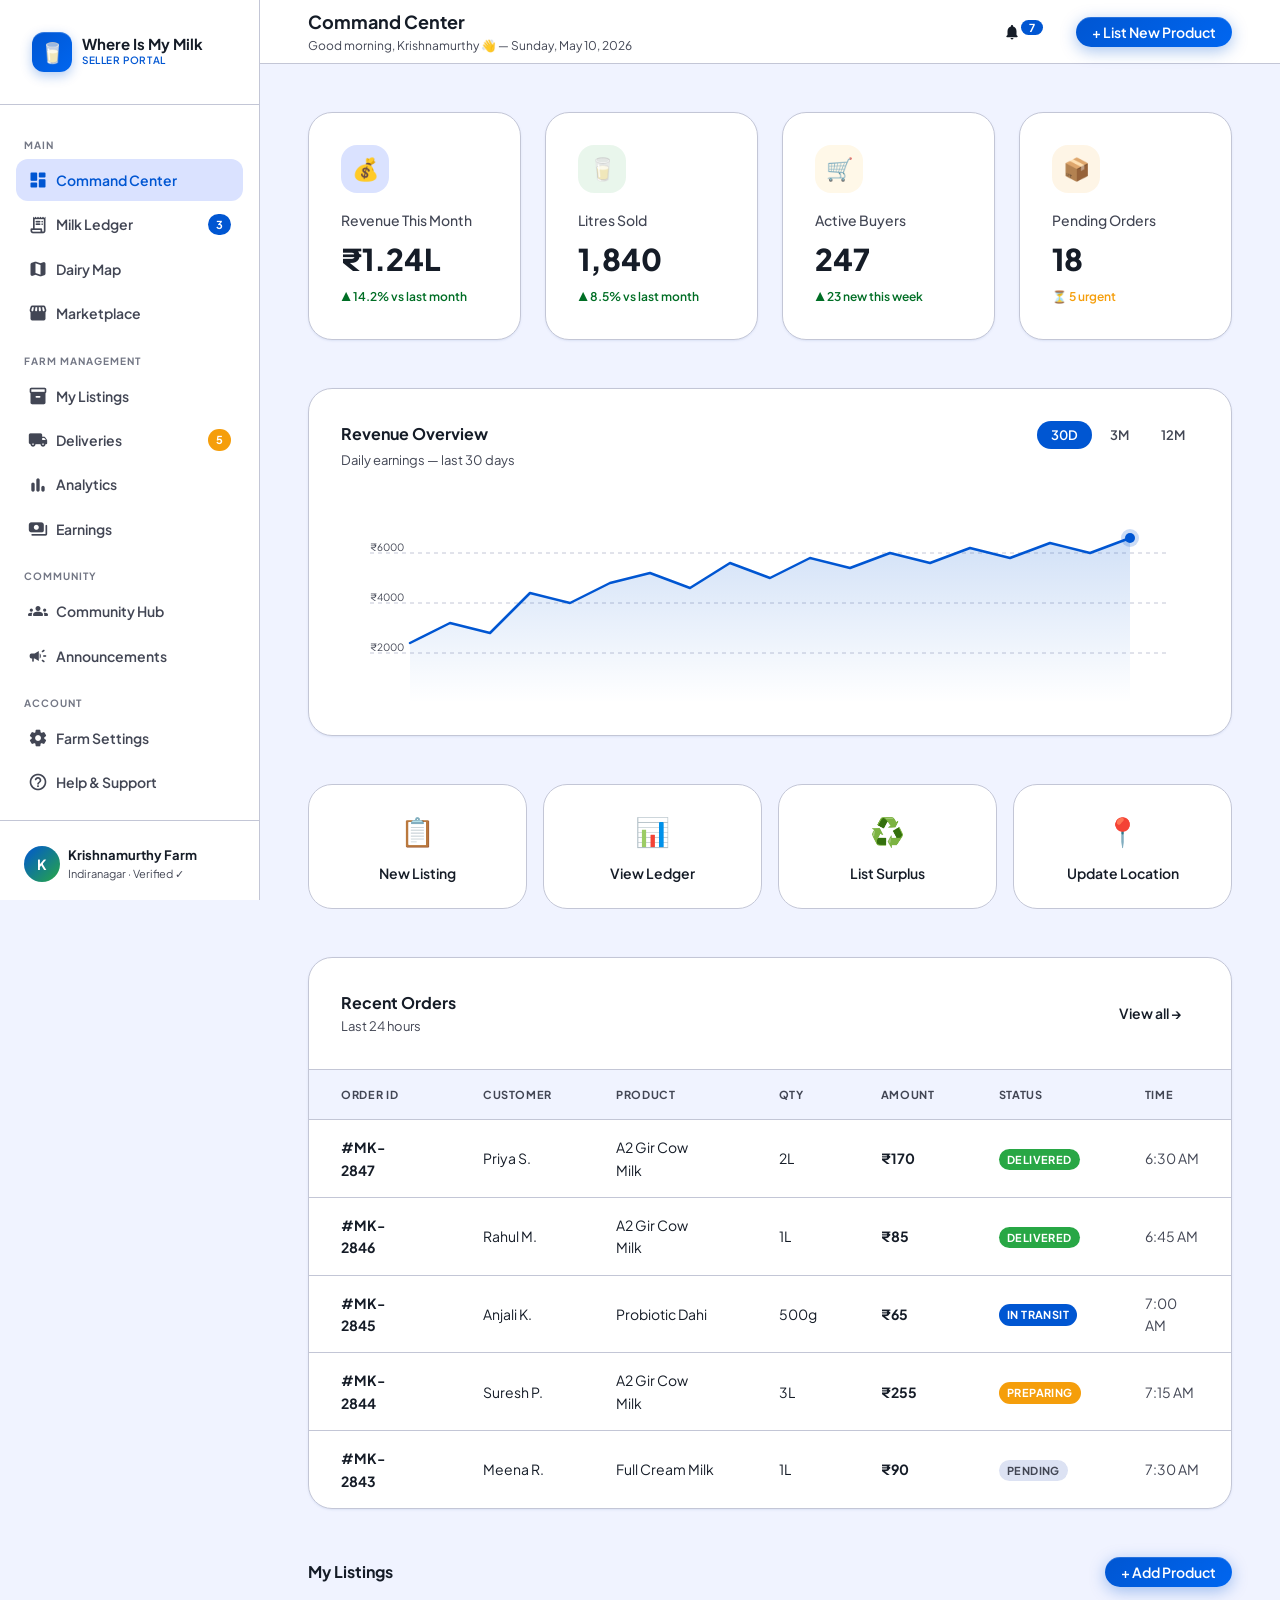
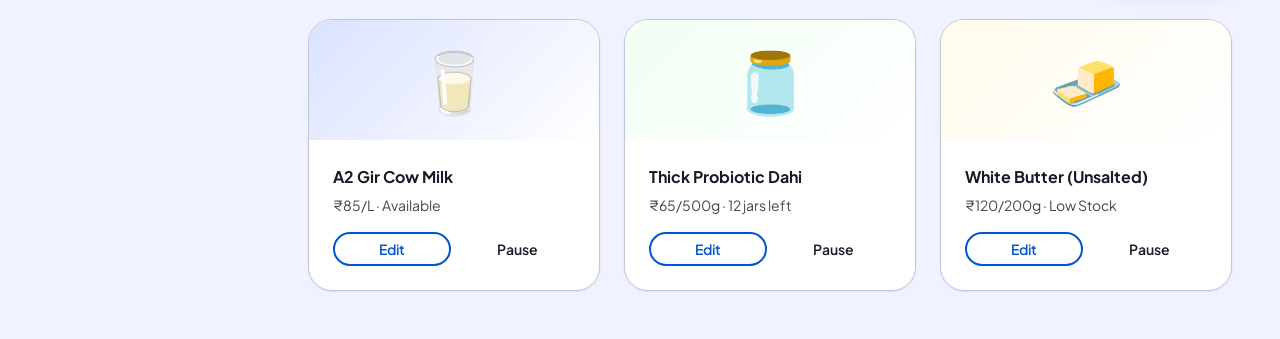
<file: seller-dashboard.html>
<!DOCTYPE html>
<html lang="en">
<head>
<meta charset="UTF-8">
<meta name="viewport" content="width=device-width, initial-scale=1.0">
<title>Seller Command Center | Where Is My Milk</title>
<meta name="description" content="Manage your dairy farm listings, orders, and earnings on the Where Is My Milk seller dashboard.">
<link rel="stylesheet" href="css/design-system.css">
<link rel="stylesheet" href="css/nav.css">
<style>
* { box-sizing: border-box; margin: 0; padding: 0; }
body { background: var(--surface-low); font-family: var(--font-family); color: var(--on-surface); }

.kpi-grid { display: grid; grid-template-columns: repeat(4, 1fr); gap: var(--sp-lg); margin-bottom: var(--sp-2xl); }
.kpi-card {
  background: var(--surface-lowest); border-radius: var(--radius-xl);
  padding: var(--sp-xl); border: 1px solid var(--outline-variant);
  box-shadow: var(--shadow-sm); transition: all var(--transition-slow);
}
.kpi-card:hover { transform: translateY(-2px); box-shadow: var(--shadow-md); }
.kpi-icon {
  width: 48px; height: 48px; border-radius: var(--radius-lg);
  display: flex; align-items: center; justify-content: center; font-size: 22px;
  margin-bottom: var(--sp-md);
}
.kpi-label { font-size: var(--body-sm); color: var(--on-surface-variant); font-weight: var(--fw-medium); margin-bottom: 4px; }
.kpi-value { font-size: 1.875rem; font-weight: var(--fw-extrabold); color: var(--on-surface); margin-bottom: 4px; }
.kpi-change { font-size: 12px; font-weight: var(--fw-semibold); display: flex; align-items: center; gap: 4px; }
.kpi-up { color: var(--secondary-dark); }
.kpi-down { color: var(--error); }

/* Chart */
.chart-card {
  background: var(--surface-lowest); border-radius: var(--radius-xl);
  border: 1px solid var(--outline-variant); box-shadow: var(--shadow-sm);
  overflow: hidden; margin-bottom: var(--sp-2xl);
}
.chart-header {
  padding: var(--sp-xl) var(--sp-xl) 0;
  display: flex; align-items: flex-start; justify-content: space-between; flex-wrap: wrap; gap: var(--sp-md);
}
.chart-tabs { display: flex; gap: 4px; }
.chart-tab {
  padding: 6px 14px; border-radius: var(--radius-full);
  font-size: 13px; font-weight: var(--fw-semibold);
  color: var(--on-surface-variant); cursor: pointer; border: none;
  background: transparent; transition: all var(--transition-fast);
}
.chart-tab.active { background: var(--primary); color: #fff; }
.chart-body { padding: var(--sp-xl); }
.chart-svg { width: 100%; height: 200px; }

/* Orders table */
.table-card {
  background: var(--surface-lowest); border-radius: var(--radius-xl);
  border: 1px solid var(--outline-variant); box-shadow: var(--shadow-sm);
  overflow: hidden; margin-bottom: var(--sp-2xl);
}
.table-header {
  padding: var(--sp-xl);
  display: flex; align-items: center; justify-content: space-between;
  border-bottom: 1px solid var(--outline-variant);
}
.data-table { width: 100%; border-collapse: collapse; }
.data-table th {
  font-size: 11px; font-weight: var(--fw-bold); letter-spacing: 0.06em;
  text-transform: uppercase; color: var(--on-surface-variant);
  padding: var(--sp-md) var(--sp-xl); text-align: left;
  background: var(--surface-low); border-bottom: 1px solid var(--outline-variant);
}
.data-table td {
  padding: var(--sp-md) var(--sp-xl); font-size: var(--body-sm);
  color: var(--on-surface); border-bottom: 1px solid var(--outline-variant);
}
.data-table tr:last-child td { border-bottom: none; }
.data-table tr:hover td { background: var(--surface-low); }
.order-id { font-weight: var(--fw-bold); color: var(--primary); }
.amount { font-weight: var(--fw-bold); color: var(--on-surface); }

/* Product listings */
.listing-grid { display: grid; grid-template-columns: repeat(3, 1fr); gap: var(--sp-lg); }
.listing-card {
  background: var(--surface-lowest); border-radius: var(--radius-xl);
  border: 1px solid var(--outline-variant); box-shadow: var(--shadow-sm); overflow: hidden;
}
.listing-img { height: 120px; display: flex; align-items: center; justify-content: center; font-size: 60px; }
.listing-body { padding: var(--sp-lg); }
.listing-name { font-size: var(--body-md); font-weight: var(--fw-bold); margin-bottom: 4px; }
.listing-sub { font-size: var(--body-sm); color: var(--on-surface-variant); margin-bottom: var(--sp-md); }
.listing-actions { display: flex; gap: var(--sp-sm); }

/* Quick actions */
.quick-actions { display: grid; grid-template-columns: repeat(4, 1fr); gap: var(--sp-md); margin-bottom: var(--sp-2xl); }
.qa-btn {
  display: flex; flex-direction: column; align-items: center; gap: 8px;
  padding: var(--sp-lg); background: var(--surface-lowest);
  border-radius: var(--radius-xl); border: 1.5px solid var(--outline-variant);
  cursor: pointer; text-decoration: none; color: var(--on-surface);
  font-size: var(--body-sm); font-weight: var(--fw-semibold);
  transition: all var(--transition-fast); text-align: center;
}
.qa-btn:hover { border-color: var(--primary); background: var(--primary-fixed); color: var(--primary); }
.qa-icon { font-size: 28px; }

@media (max-width: 1100px) { .kpi-grid { grid-template-columns: repeat(2, 1fr); } .listing-grid { grid-template-columns: repeat(2, 1fr); } }
@media (max-width: 768px) { .sidebar { display: none; } .kpi-grid { grid-template-columns: 1fr 1fr; } .quick-actions { grid-template-columns: repeat(2, 1fr); } .listing-grid { grid-template-columns: 1fr; } }
@media (max-width: 480px) { .kpi-grid { grid-template-columns: 1fr; } }
</style>
</head>
<body>
<div class="dashboard-layout">
  <!-- Sidebar -->
  <aside class="sidebar">
    <div class="sidebar-header">
      <a href="index.html" class="nav-logo">
        <div class="nav-logo-icon"></div>
        <div class="nav-logo-text">
          <span class="nav-logo-name">Where Is My Milk</span>
          <span class="nav-logo-tagline">Seller Portal</span>
        </div>
      </a>
    </div>
    <nav class="sidebar-nav">
      <span class="sidebar-section-label">Main</span>
      <a href="seller-dashboard.html" class="sidebar-link active">
        <span class="material-icons-round">dashboard</span> Command Center
      </a>
      <a href="milk-ledger.html" class="sidebar-link">
        <span class="material-icons-round">receipt_long</span> Milk Ledger
        <span class="badge badge-primary" style="margin-left:auto;">3</span>
      </a>
      <a href="dairy-map.html" class="sidebar-link">
        <span class="material-icons-round">map</span> Dairy Map
      </a>
      <a href="marketplace.html" class="sidebar-link">
        <span class="material-icons-round">storefront</span> Marketplace
      </a>
      <span class="sidebar-section-label">Farm Management</span>
      <a href="#" class="sidebar-link">
        <span class="material-icons-round">inventory_2</span> My Listings
      </a>
      <a href="#" class="sidebar-link">
        <span class="material-icons-round">local_shipping</span> Deliveries
        <span class="badge badge-warning" style="margin-left:auto;">5</span>
      </a>
      <a href="#" class="sidebar-link">
        <span class="material-icons-round">bar_chart</span> Analytics
      </a>
      <a href="#" class="sidebar-link">
        <span class="material-icons-round">payments</span> Earnings
      </a>
      <span class="sidebar-section-label">Community</span>
      <a href="community-hub.html" class="sidebar-link">
        <span class="material-icons-round">groups</span> Community Hub
      </a>
      <a href="#" class="sidebar-link">
        <span class="material-icons-round">campaign</span> Announcements
      </a>
      <span class="sidebar-section-label">Account</span>
      <a href="#" class="sidebar-link">
        <span class="material-icons-round">settings</span> Farm Settings
      </a>
      <a href="#" class="sidebar-link">
        <span class="material-icons-round">help_outline</span> Help &amp; Support
      </a>
    </nav>
    <div class="sidebar-footer">
      <div style="display:flex;align-items:center;gap:var(--sp-sm);">
        <div style="width:36px;height:36px;border-radius:50%;background:linear-gradient(135deg,var(--primary),var(--secondary));display:flex;align-items:center;justify-content:center;color:#fff;font-weight:700;font-size:14px;flex-shrink:0;">K</div>
        <div>
          <div style="font-size:13px;font-weight:700;">Krishnamurthy Farm</div>
          <div style="font-size:11px;color:var(--on-surface-variant);">Indiranagar · Verified ✓</div>
        </div>
      </div>
    </div>
  </aside>

  <!-- Main -->
  <div class="dashboard-main">
    <div class="dashboard-topbar">
      <div>
        <h1 style="font-size:18px;font-weight:700;">Command Center</h1>
        <p style="font-size:12px;color:var(--on-surface-variant);">Good morning, Krishnamurthy 👋 — Sunday, May 10, 2026</p>
      </div>
      <div style="display:flex;align-items:center;gap:var(--sp-md);">
        <button class="btn btn-ghost btn-sm">
          <span class="material-icons-round" style="font-size:18px;">notifications</span>
          <span class="badge badge-primary" style="margin-left:-4px;margin-top:-8px;">7</span>
        </button>
        <a href="marketplace.html" class="btn btn-primary btn-sm">+ List New Product</a>
      </div>
    </div>

    <div class="dashboard-content">
      <!-- KPIs -->
      <div class="kpi-grid">
        <div class="kpi-card" data-animate>
          <div class="kpi-icon" style="background:var(--primary-fixed);">💰</div>
          <div class="kpi-label">Revenue This Month</div>
          <div class="kpi-value">₹1.24L</div>
          <div class="kpi-change kpi-up">▲ 14.2% vs last month</div>
        </div>
        <div class="kpi-card" data-animate>
          <div class="kpi-icon" style="background:rgba(40,167,69,0.1);">🥛</div>
          <div class="kpi-label">Litres Sold</div>
          <div class="kpi-value">1,840</div>
          <div class="kpi-change kpi-up">▲ 8.5% vs last month</div>
        </div>
        <div class="kpi-card" data-animate>
          <div class="kpi-icon" style="background:#fff8e8;">🛒</div>
          <div class="kpi-label">Active Buyers</div>
          <div class="kpi-value">247</div>
          <div class="kpi-change kpi-up">▲ 23 new this week</div>
        </div>
        <div class="kpi-card" data-animate>
          <div class="kpi-icon" style="background:rgba(245,158,11,0.1);">📦</div>
          <div class="kpi-label">Pending Orders</div>
          <div class="kpi-value">18</div>
          <div class="kpi-change" style="color:var(--warning);">⏳ 5 urgent</div>
        </div>
      </div>

      <!-- Revenue Chart -->
      <div class="chart-card" data-animate>
        <div class="chart-header">
          <div>
            <h3 style="font-size:16px;font-weight:700;margin-bottom:4px;">Revenue Overview</h3>
            <p style="font-size:13px;color:var(--on-surface-variant);">Daily earnings — last 30 days</p>
          </div>
          <div class="chart-tabs">
            <button class="chart-tab active">30D</button>
            <button class="chart-tab">3M</button>
            <button class="chart-tab">12M</button>
          </div>
        </div>
        <div class="chart-body">
          <svg class="chart-svg" viewBox="0 0 800 200" xmlns="http://www.w3.org/2000/svg">
            <defs>
              <linearGradient id="chartGrad" x1="0" y1="0" x2="0" y2="1">
                <stop offset="0%" stop-color="rgba(0,86,210,0.18)"/>
                <stop offset="100%" stop-color="rgba(0,86,210,0)"/>
              </linearGradient>
            </defs>
            <!-- Grid lines -->
            <line x1="0" y1="50" x2="800" y2="50" stroke="var(--outline-variant)" stroke-width="1" stroke-dasharray="4 4"/>
            <line x1="0" y1="100" x2="800" y2="100" stroke="var(--outline-variant)" stroke-width="1" stroke-dasharray="4 4"/>
            <line x1="0" y1="150" x2="800" y2="150" stroke="var(--outline-variant)" stroke-width="1" stroke-dasharray="4 4"/>
            <!-- Labels -->
            <text x="0" y="48" font-size="10" fill="var(--on-surface-variant)" font-family="Plus Jakarta Sans">₹6000</text>
            <text x="0" y="98" font-size="10" fill="var(--on-surface-variant)" font-family="Plus Jakarta Sans">₹4000</text>
            <text x="0" y="148" font-size="10" fill="var(--on-surface-variant)" font-family="Plus Jakarta Sans">₹2000</text>
            <!-- Area fill -->
            <path d="M40 140 L80 120 L120 130 L160 90 L200 100 L240 80 L280 70 L320 85 L360 60 L400 75 L440 55 L480 65 L520 50 L560 60 L600 45 L640 55 L680 40 L720 50 L760 35 L760 200 L40 200 Z" fill="url(#chartGrad)"/>
            <!-- Line -->
            <path d="M40 140 L80 120 L120 130 L160 90 L200 100 L240 80 L280 70 L320 85 L360 60 L400 75 L440 55 L480 65 L520 50 L560 60 L600 45 L640 55 L680 40 L720 50 L760 35" stroke="var(--primary)" stroke-width="2.5" fill="none" stroke-linecap="round" stroke-linejoin="round"/>
            <!-- Points -->
            <circle cx="760" cy="35" r="5" fill="var(--primary)"/>
            <circle cx="760" cy="35" r="9" fill="rgba(0,86,210,0.2)"/>
          </svg>
        </div>
      </div>

      <!-- Quick Actions -->
      <div class="quick-actions" data-animate>
        <a href="#" class="qa-btn"><span class="qa-icon">📋</span>New Listing</a>
        <a href="milk-ledger.html" class="qa-btn"><span class="qa-icon">📊</span>View Ledger</a>
        <a href="community-hub.html" class="qa-btn"><span class="qa-icon">♻️</span>List Surplus</a>
        <a href="dairy-map.html" class="qa-btn"><span class="qa-icon">📍</span>Update Location</a>
      </div>

      <!-- Orders Table -->
      <div class="table-card" data-animate>
        <div class="table-header">
          <div>
            <h3 style="font-size:16px;font-weight:700;">Recent Orders</h3>
            <p style="font-size:13px;color:var(--on-surface-variant);">Last 24 hours</p>
          </div>
          <a href="milk-ledger.html" class="btn btn-ghost btn-sm">View all →</a>
        </div>
        <div style="overflow-x:auto;">
          <table class="data-table">
            <thead>
              <tr>
                <th>Order ID</th>
                <th>Customer</th>
                <th>Product</th>
                <th>Qty</th>
                <th>Amount</th>
                <th>Status</th>
                <th>Time</th>
              </tr>
            </thead>
            <tbody id="ordersBody"></tbody>
          </table>
        </div>
      </div>

      <!-- Product Listings -->
      <div data-animate>
        <div style="display:flex;align-items:center;justify-content:space-between;margin-bottom:var(--sp-xl);">
          <h3 style="font-size:16px;font-weight:700;">My Listings</h3>
          <a href="#" class="btn btn-primary btn-sm">+ Add Product</a>
        </div>
        <div class="listing-grid" id="listingGrid"></div>
      </div>
    </div>
  </div>
</div>

<script src="js/main.js"></script>
<script>
const orders = [
  { id:'#MK-2847', customer:'Priya S.', product:'A2 Gir Cow Milk', qty:'2L', amount:'₹170', status:'Delivered', time:'6:30 AM' },
  { id:'#MK-2846', customer:'Rahul M.', product:'A2 Gir Cow Milk', qty:'1L', amount:'₹85', status:'Delivered', time:'6:45 AM' },
  { id:'#MK-2845', customer:'Anjali K.', product:'Probiotic Dahi', qty:'500g', amount:'₹65', status:'In Transit', time:'7:00 AM' },
  { id:'#MK-2844', customer:'Suresh P.', product:'A2 Gir Cow Milk', qty:'3L', amount:'₹255', status:'Preparing', time:'7:15 AM' },
  { id:'#MK-2843', customer:'Meena R.', product:'Full Cream Milk', qty:'1L', amount:'₹90', status:'Pending', time:'7:30 AM' },
];

const statusColors = { 'Delivered':'badge-success', 'In Transit':'badge-primary', 'Preparing':'badge-warning', 'Pending':'badge-neutral' };
const tbody = document.getElementById('ordersBody');
orders.forEach(o => {
  tbody.innerHTML += `<tr>
    <td class="order-id">${o.id}</td>
    <td>${o.customer}</td>
    <td>${o.product}</td>
    <td>${o.qty}</td>
    <td class="amount">${o.amount}</td>
    <td><span class="badge ${statusColors[o.status]}">${o.status}</span></td>
    <td style="color:var(--on-surface-variant);">${o.time}</td>
  </tr>`;
});

const listings = [
  { emoji:'🥛', name:'A2 Gir Cow Milk', price:'₹85/L', stock:'Available', color:'var(--primary-fixed)', status:'active' },
  { emoji:'🫙', name:'Thick Probiotic Dahi', price:'₹65/500g', stock:'12 jars left', color:'#f0fff4', status:'active' },
  { emoji:'🧈', name:'White Butter (Unsalted)', price:'₹120/200g', stock:'Low Stock', color:'#fffbeb', status:'low' },
];

const lg = document.getElementById('listingGrid');
listings.forEach(l => {
  lg.innerHTML += `<div class="listing-card">
    <div class="listing-img" style="background:linear-gradient(135deg,${l.color},white);">${l.emoji}</div>
    <div class="listing-body">
      <div class="listing-name">${l.name}</div>
      <div class="listing-sub">${l.price} · ${l.stock}</div>
      <div class="listing-actions">
        <button class="btn btn-outline btn-sm" style="flex:1;">Edit</button>
        <button class="btn btn-ghost btn-sm" style="flex:1;">Pause</button>
      </div>
    </div>
  </div>`;
});

document.querySelectorAll('.chart-tab').forEach(t => {
  t.addEventListener('click', () => { document.querySelectorAll('.chart-tab').forEach(x => x.classList.remove('active')); t.classList.add('active'); });
});
</script>
</body>
</html>
</file>
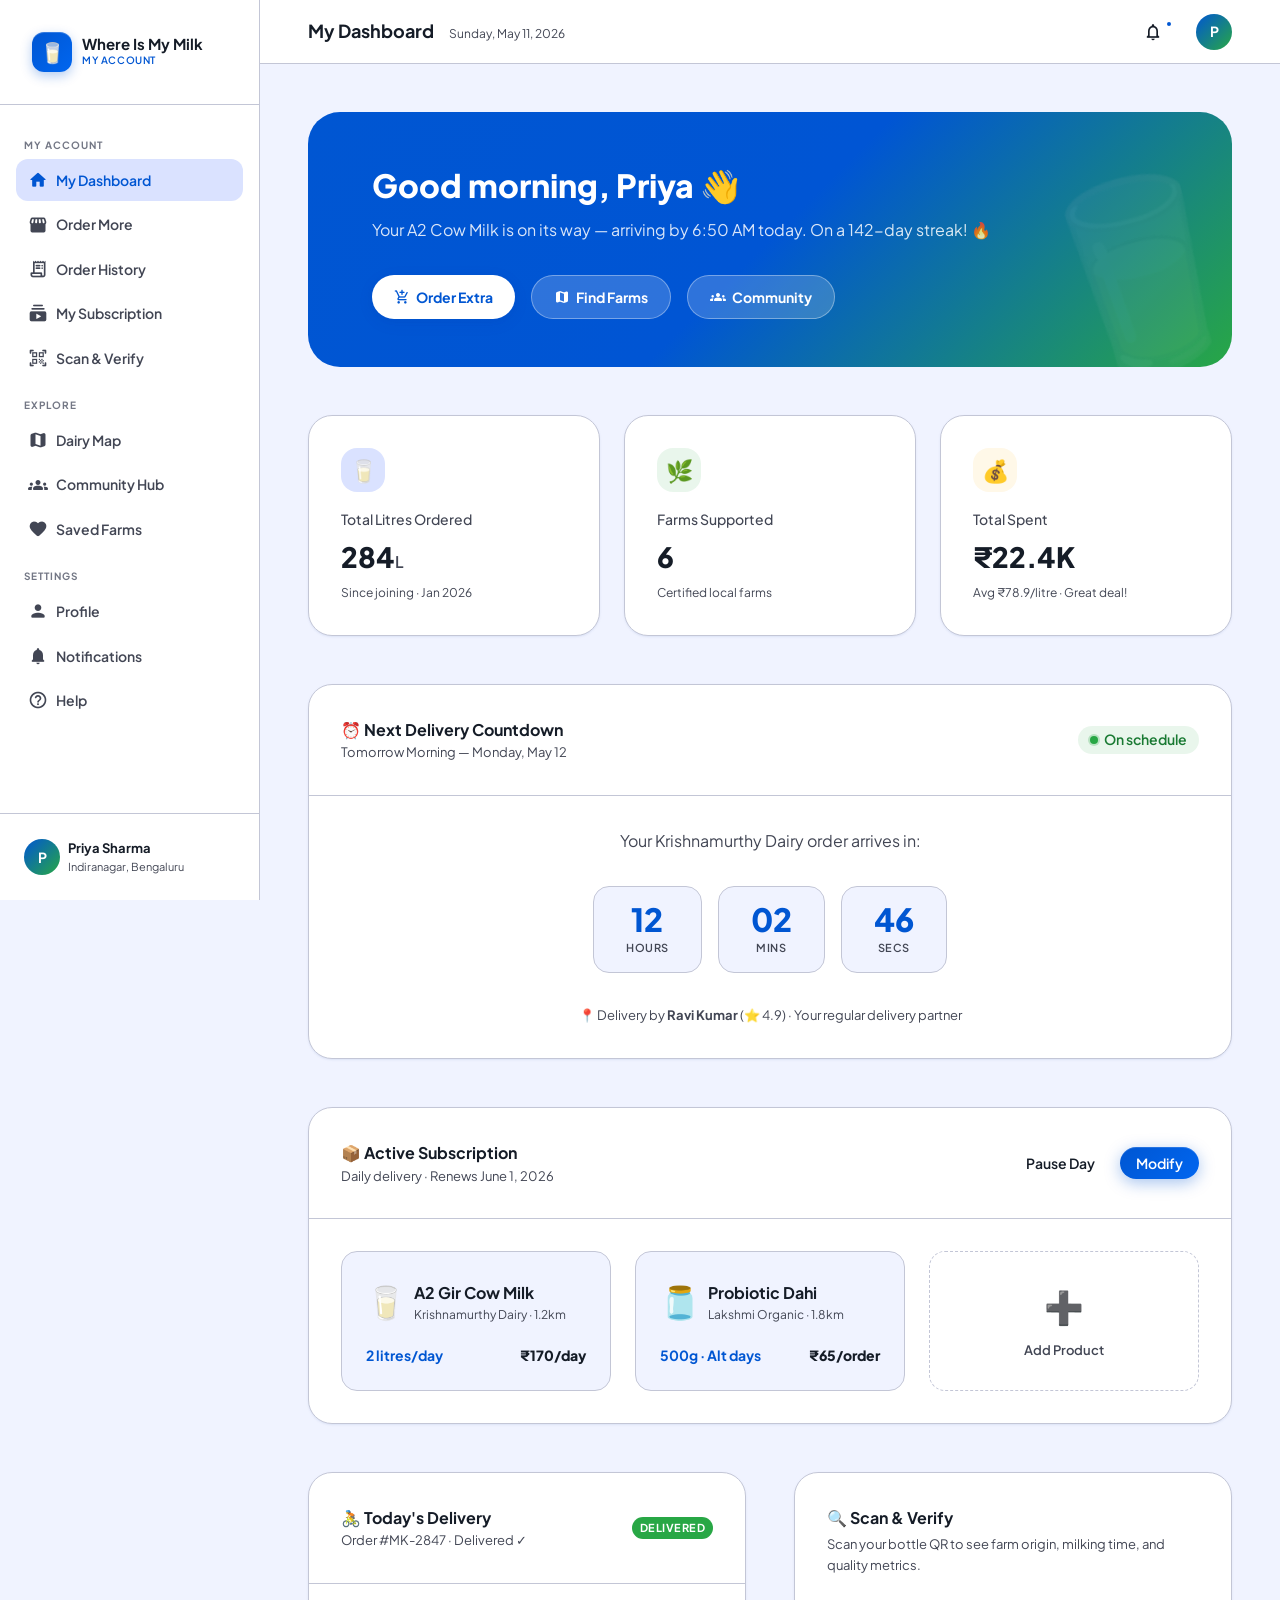
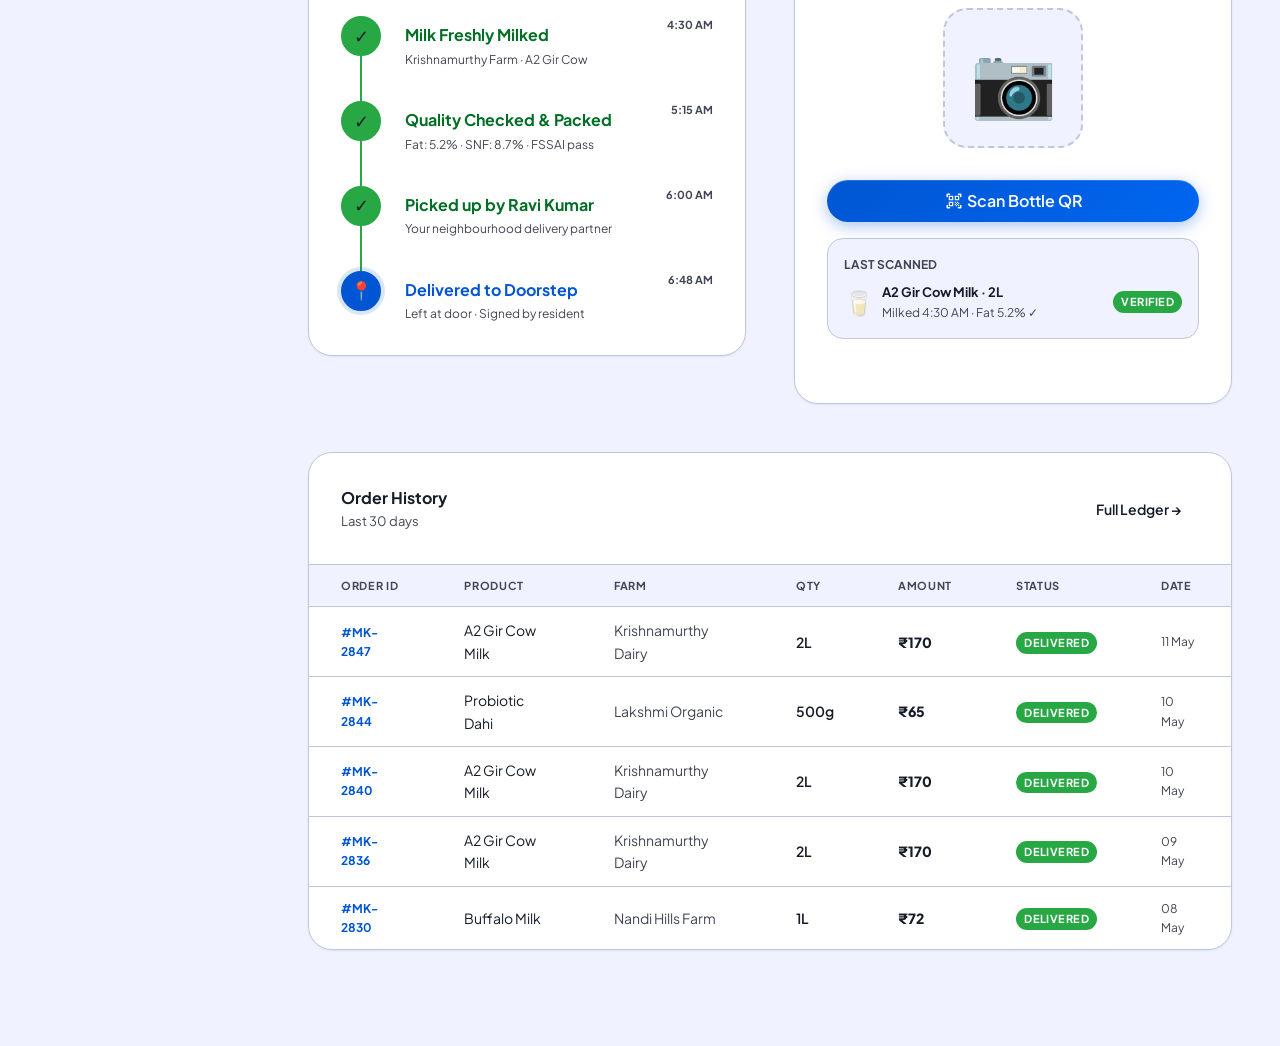
<file: html/buyer-dashboard.html>
<!DOCTYPE html>
<html lang="en">
<head>
<meta charset="UTF-8">
<meta name="viewport" content="width=device-width, initial-scale=1.0">
<title>My Dashboard | Where Is My Milk</title>
<link rel="stylesheet" href="../css/design-system.css">
<link rel="stylesheet" href="../css/nav.css">
<style>
body{background:var(--surface-low);}
/* Dashboard layout */
.dash-layout{display:flex;min-height:100vh;}
.dash-main{flex:1;min-width:0;display:flex;flex-direction:column;}
.dash-topbar{height:64px;background:var(--surface-lowest);border-bottom:1px solid var(--outline-variant);display:flex;align-items:center;justify-content:space-between;padding-inline:var(--sp-2xl);flex-shrink:0;position:sticky;top:0;z-index:50;}
.dash-content{flex:1;padding:var(--sp-2xl);overflow-y:auto;}

/* Welcome banner */
.welcome-banner{background:linear-gradient(135deg,var(--primary) 0%,#0055d4 50%,var(--secondary) 100%);border-radius:var(--radius-2xl);padding:var(--sp-2xl) var(--sp-3xl);color:#fff;margin-bottom:var(--sp-2xl);position:relative;overflow:hidden;}
.welcome-banner::before{content:'🥛';font-size:180px;position:absolute;right:-20px;bottom:-40px;opacity:.08;transform:rotate(-15deg);}
.welcome-name{font-size:clamp(1.4rem,3vw,2rem);font-weight:800;margin-bottom:6px;}
.welcome-sub{font-size:var(--body-md);opacity:.85;margin-bottom:var(--sp-xl);}
.welcome-actions{display:flex;gap:var(--sp-md);flex-wrap:wrap;}
.wb-btn{padding:10px 22px;border-radius:var(--radius-full);font-family:var(--font-family);font-size:var(--body-sm);font-weight:700;cursor:pointer;transition:all var(--transition-fast);border:none;display:flex;align-items:center;gap:6px;}
.wb-btn-primary{background:#fff;color:var(--primary);box-shadow:var(--shadow-md);}
.wb-btn-primary:hover{box-shadow:var(--shadow-lg);transform:translateY(-1px);}
.wb-btn-ghost{background:rgba(255,255,255,.18);color:#fff;border:1.5px solid rgba(255,255,255,.35);}
.wb-btn-ghost:hover{background:rgba(255,255,255,.28);}

/* Top row */
.dash-grid-3{display:grid;grid-template-columns:repeat(3,1fr);gap:var(--sp-lg);margin-bottom:var(--sp-2xl);}
.dash-card{background:var(--surface-lowest);border-radius:var(--radius-xl);padding:var(--sp-xl);border:1px solid var(--outline-variant);box-shadow:var(--shadow-sm);}
.card-label{font-size:var(--body-sm);color:var(--on-surface-variant);font-weight:500;margin-bottom:4px;}
.card-val{font-size:1.75rem;font-weight:800;color:var(--on-surface);margin-bottom:4px;}
.card-sub{font-size:12px;color:var(--on-surface-variant);}
.card-icon{width:44px;height:44px;border-radius:var(--radius-lg);display:flex;align-items:center;justify-content:center;font-size:22px;margin-bottom:var(--sp-md);}

/* Active subscription */
.sub-card{background:var(--surface-lowest);border-radius:var(--radius-xl);border:1px solid var(--outline-variant);box-shadow:var(--shadow-sm);overflow:hidden;margin-bottom:var(--sp-2xl);}
.sub-card-header{padding:var(--sp-xl);border-bottom:1px solid var(--outline-variant);display:flex;align-items:center;justify-content:space-between;flex-wrap:wrap;gap:var(--sp-md);}
.sub-body{padding:var(--sp-xl);}
.sub-items{display:grid;grid-template-columns:repeat(3,1fr);gap:var(--sp-lg);}
.sub-item{background:var(--surface-low);border-radius:var(--radius-lg);padding:var(--sp-lg);border:1px solid var(--outline-variant);}
.sub-item-top{display:flex;align-items:center;gap:var(--sp-sm);margin-bottom:var(--sp-md);}
.sub-emoji{font-size:32px;}
.sub-item-name{font-size:var(--body-md);font-weight:700;}
.sub-item-sub{font-size:12px;color:var(--on-surface-variant);}
.sub-item-row{display:flex;align-items:center;justify-content:space-between;margin-top:var(--sp-md);}
.sub-qty{font-size:var(--body-sm);font-weight:700;color:var(--primary);}
.sub-price{font-size:var(--body-sm);font-weight:800;color:var(--on-surface);}

/* Delivery tracking */
.tracking-card{background:var(--surface-lowest);border-radius:var(--radius-xl);border:1px solid var(--outline-variant);box-shadow:var(--shadow-sm);overflow:hidden;margin-bottom:var(--sp-2xl);}
.tracking-header{padding:var(--sp-xl);border-bottom:1px solid var(--outline-variant);display:flex;align-items:center;justify-content:space-between;}
.tracking-body{padding:var(--sp-xl);}
.tracking-steps{display:flex;flex-direction:column;gap:0;}
.tracking-step{display:flex;gap:var(--sp-lg);align-items:flex-start;position:relative;padding-bottom:var(--sp-xl);}
.tracking-step:last-child{padding-bottom:0;}
.tracking-step::before{content:'';position:absolute;left:19px;top:40px;bottom:0;width:2px;background:var(--outline-variant);}
.tracking-step:last-child::before{display:none;}
.tracking-step.done::before{background:var(--secondary);}
.step-dot{width:40px;height:40px;border-radius:50%;display:flex;align-items:center;justify-content:center;font-size:18px;flex-shrink:0;border:2px solid var(--outline-variant);background:var(--surface-lowest);}
.step-dot.done{background:var(--secondary);border-color:var(--secondary);}
.step-dot.active{background:var(--primary);border-color:var(--primary);box-shadow:0 0 0 4px rgba(0,86,210,.15);}
.step-info{flex:1;padding-top:6px;}
.step-title{font-size:var(--body-md);font-weight:700;color:var(--on-surface);margin-bottom:2px;}
.step-title.done{color:var(--secondary-dark);}
.step-sub{font-size:12px;color:var(--on-surface-variant);}
.step-time{font-size:11px;font-weight:700;color:var(--on-surface-variant);margin-left:auto;white-space:nowrap;}

/* QR verify */
.qr-section{display:grid;grid-template-columns:1fr 1fr;gap:var(--sp-2xl);margin-bottom:var(--sp-2xl);}
.qr-card{background:var(--surface-lowest);border-radius:var(--radius-xl);border:1px solid var(--outline-variant);box-shadow:var(--shadow-sm);padding:var(--sp-xl);}
.qr-box{width:140px;height:140px;margin:var(--sp-xl) auto;background:var(--surface-low);border-radius:var(--radius-xl);display:flex;align-items:center;justify-content:center;font-size:70px;border:2px dashed var(--outline-variant);}

/* Order history */
.orders-card{background:var(--surface-lowest);border-radius:var(--radius-xl);border:1px solid var(--outline-variant);box-shadow:var(--shadow-sm);overflow:hidden;margin-bottom:var(--sp-2xl);}
.data-table{width:100%;border-collapse:collapse;}
.data-table th{font-size:11px;font-weight:700;letter-spacing:.06em;text-transform:uppercase;color:var(--on-surface-variant);padding:12px var(--sp-xl);text-align:left;background:var(--surface-low);border-bottom:1px solid var(--outline-variant);}
.data-table td{padding:12px var(--sp-xl);font-size:var(--body-sm);border-bottom:1px solid var(--outline-variant);vertical-align:middle;}
.data-table tr:last-child td{border-bottom:none;}
.data-table tr:hover td{background:var(--surface-low);}

/* Countdown */
.countdown{display:flex;gap:var(--sp-md);justify-content:center;margin:var(--sp-xl) 0;}
.countdown-block{text-align:center;background:var(--surface-low);border-radius:var(--radius-lg);padding:var(--sp-md) var(--sp-xl);border:1px solid var(--outline-variant);}
.countdown-num{font-size:2rem;font-weight:800;color:var(--primary);line-height:1;}
.countdown-label{font-size:11px;color:var(--on-surface-variant);font-weight:600;margin-top:4px;text-transform:uppercase;letter-spacing:.04em;}

@media(max-width:1024px){.sidebar{display:none;}.dash-grid-3{grid-template-columns:repeat(2,1fr);}.sub-items{grid-template-columns:repeat(2,1fr);}.qr-section{grid-template-columns:1fr;}}
@media(max-width:600px){.dash-grid-3{grid-template-columns:1fr;}.sub-items{grid-template-columns:1fr;}.welcome-banner{padding:var(--sp-xl);}}
</style>
</head>
<body>

<div class="dash-layout">
  <!-- Sidebar -->
  <aside class="sidebar">
    <div class="sidebar-header">
      <a href="index.html" class="nav-logo">
        <div class="nav-logo-icon"></div>
        <div class="nav-logo-text">
          <span class="nav-logo-name">Where Is My Milk</span>
          <span class="nav-logo-tagline">My Account</span>
        </div>
      </a>
    </div>
    <nav class="sidebar-nav">
      <span class="sidebar-section-label">My Account</span>
      <a href="buyer-dashboard.html" class="sidebar-link active"><span class="material-icons-round">home</span> My Dashboard</a>
      <a href="marketplace.html" class="sidebar-link"><span class="material-icons-round">storefront</span> Order More</a>
      <a href="milk-ledger.html" class="sidebar-link"><span class="material-icons-round">receipt_long</span> Order History</a>
      <a href="#" class="sidebar-link"><span class="material-icons-round">subscriptions</span> My Subscription</a>
      <a href="#" class="sidebar-link"><span class="material-icons-round">qr_code_scanner</span> Scan &amp; Verify</a>
      <span class="sidebar-section-label">Explore</span>
      <a href="dairy-map.html" class="sidebar-link"><span class="material-icons-round">map</span> Dairy Map</a>
      <a href="community-hub.html" class="sidebar-link"><span class="material-icons-round">groups</span> Community Hub</a>
      <a href="#" class="sidebar-link"><span class="material-icons-round">favorite</span> Saved Farms</a>
      <span class="sidebar-section-label">Settings</span>
      <a href="#" class="sidebar-link"><span class="material-icons-round">person</span> Profile</a>
      <a href="#" class="sidebar-link"><span class="material-icons-round">notifications</span> Notifications</a>
      <a href="#" class="sidebar-link"><span class="material-icons-round">help_outline</span> Help</a>
    </nav>
    <div class="sidebar-footer">
      <div style="display:flex;align-items:center;gap:var(--sp-sm);">
        <div style="width:36px;height:36px;border-radius:50%;background:linear-gradient(135deg,var(--primary),var(--secondary));display:flex;align-items:center;justify-content:center;color:#fff;font-weight:700;font-size:14px;flex-shrink:0;">P</div>
        <div>
          <div style="font-size:13px;font-weight:700;">Priya Sharma</div>
          <div style="font-size:11px;color:var(--on-surface-variant);">Indiranagar, Bengaluru</div>
        </div>
      </div>
    </div>
  </aside>

  <!-- Main content -->
  <div class="dash-main">
    <div class="dash-topbar">
      <div>
        <span style="font-size:18px;font-weight:700;">My Dashboard</span>
        <span style="font-size:12px;color:var(--on-surface-variant);margin-left:12px;">Sunday, May 11, 2026</span>
      </div>
      <div style="display:flex;align-items:center;gap:var(--sp-md);">
        <button class="btn btn-ghost btn-sm" style="position:relative;">
          <span class="material-icons-round" style="font-size:20px;">notifications_none</span>
          <span style="position:absolute;top:6px;right:6px;width:8px;height:8px;background:var(--primary);border-radius:50%;border:2px solid var(--surface-lowest);"></span>
        </button>
        <div style="width:36px;height:36px;border-radius:50%;background:linear-gradient(135deg,var(--primary),var(--secondary));display:flex;align-items:center;justify-content:center;color:#fff;font-weight:700;font-size:14px;">P</div>
      </div>
    </div>

    <div class="dash-content">

      <!-- Welcome Banner -->
      <div class="welcome-banner" data-animate>
        <div class="welcome-name">Good morning, Priya 👋</div>
        <div class="welcome-sub">Your A2 Cow Milk is on its way — arriving by 6:50 AM today. On a 142-day streak! 🔥</div>
        <div class="welcome-actions">
          <a href="marketplace.html" class="wb-btn wb-btn-primary"><span class="material-icons-round" style="font-size:16px;">add_shopping_cart</span> Order Extra</a>
          <a href="dairy-map.html" class="wb-btn wb-btn-ghost"><span class="material-icons-round" style="font-size:16px;">map</span> Find Farms</a>
          <a href="community-hub.html" class="wb-btn wb-btn-ghost"><span class="material-icons-round" style="font-size:16px;">groups</span> Community</a>
        </div>
      </div>

      <!-- Stats Row -->
      <div class="dash-grid-3" data-animate>
        <div class="dash-card">
          <div class="card-icon" style="background:var(--primary-fixed);">🥛</div>
          <div class="card-label">Total Litres Ordered</div>
          <div class="card-val">284<span style="font-size:1rem;font-weight:600;color:var(--on-surface-variant);">L</span></div>
          <div class="card-sub">Since joining · Jan 2026</div>
        </div>
        <div class="dash-card">
          <div class="card-icon" style="background:rgba(40,167,69,.1);">🌿</div>
          <div class="card-label">Farms Supported</div>
          <div class="card-val">6</div>
          <div class="card-sub">Certified local farms</div>
        </div>
        <div class="dash-card">
          <div class="card-icon" style="background:#fff8e8;">💰</div>
          <div class="card-label">Total Spent</div>
          <div class="card-val">₹22.4K</div>
          <div class="card-sub">Avg ₹78.9/litre · Great deal!</div>
        </div>
      </div>

      <!-- Next Delivery Countdown -->
      <div class="sub-card" data-animate>
        <div class="sub-card-header">
          <div>
            <h3 style="font-size:16px;font-weight:700;">⏰ Next Delivery Countdown</h3>
            <p style="font-size:13px;color:var(--on-surface-variant);">Tomorrow Morning — Monday, May 12</p>
          </div>
          <span class="chip chip-success"><span class="status-dot status-online"></span> On schedule</span>
        </div>
        <div class="sub-body" style="text-align:center;">
          <p style="font-size:var(--body-md);color:var(--on-surface-variant);margin-bottom:var(--sp-lg);">Your Krishnamurthy Dairy order arrives in:</p>
          <div class="countdown" id="countdown">
            <div class="countdown-block"><div class="countdown-num" id="cdHr">08</div><div class="countdown-label">Hours</div></div>
            <div class="countdown-block"><div class="countdown-num" id="cdMin">24</div><div class="countdown-label">Mins</div></div>
            <div class="countdown-block"><div class="countdown-num" id="cdSec">00</div><div class="countdown-label">Secs</div></div>
          </div>
          <p style="font-size:13px;color:var(--on-surface-variant);">📍 Delivery by <strong>Ravi Kumar</strong> (⭐ 4.9) · Your regular delivery partner</p>
        </div>
      </div>

      <!-- Active Subscription -->
      <div class="sub-card" data-animate>
        <div class="sub-card-header">
          <div>
            <h3 style="font-size:16px;font-weight:700;">📦 Active Subscription</h3>
            <p style="font-size:13px;color:var(--on-surface-variant);">Daily delivery · Renews June 1, 2026</p>
          </div>
          <div style="display:flex;gap:var(--sp-sm);">
            <button class="btn btn-ghost btn-sm" onclick="showToast('Subscription paused for tomorrow.','success')">Pause Day</button>
            <a href="marketplace.html" class="btn btn-primary btn-sm">Modify</a>
          </div>
        </div>
        <div class="sub-body">
          <div class="sub-items">
            <div class="sub-item">
              <div class="sub-item-top"><span class="sub-emoji">🥛</span><div><div class="sub-item-name">A2 Gir Cow Milk</div><div class="sub-item-sub">Krishnamurthy Dairy · 1.2km</div></div></div>
              <div class="sub-item-row"><span class="sub-qty">2 litres/day</span><span class="sub-price">₹170/day</span></div>
            </div>
            <div class="sub-item">
              <div class="sub-item-top"><span class="sub-emoji">🫙</span><div><div class="sub-item-name">Probiotic Dahi</div><div class="sub-item-sub">Lakshmi Organic · 1.8km</div></div></div>
              <div class="sub-item-row"><span class="sub-qty">500g · Alt days</span><span class="sub-price">₹65/order</span></div>
            </div>
            <div class="sub-item" style="border:1.5px dashed var(--outline-variant);background:transparent;display:flex;align-items:center;justify-content:center;flex-direction:column;gap:8px;cursor:pointer;" onclick="window.location='marketplace.html'">
              <span style="font-size:32px;">➕</span>
              <span style="font-size:13px;font-weight:600;color:var(--on-surface-variant);">Add Product</span>
            </div>
          </div>
        </div>
      </div>

      <!-- Delivery Tracking + QR -->
      <div class="qr-section" data-animate>
        <!-- Delivery Tracking -->
        <div class="tracking-card">
          <div class="tracking-header">
            <div>
              <h3 style="font-size:16px;font-weight:700;">🚴 Today's Delivery</h3>
              <p style="font-size:13px;color:var(--on-surface-variant);">Order #MK-2847 · Delivered ✓</p>
            </div>
            <span class="badge badge-success">Delivered</span>
          </div>
          <div class="tracking-body">
            <div class="tracking-steps">
              <div class="tracking-step done">
                <div class="step-dot done">✓</div>
                <div class="step-info"><div class="step-title done">Milk Freshly Milked</div><div class="step-sub">Krishnamurthy Farm · A2 Gir Cow</div></div>
                <span class="step-time">4:30 AM</span>
              </div>
              <div class="tracking-step done">
                <div class="step-dot done">✓</div>
                <div class="step-info"><div class="step-title done">Quality Checked &amp; Packed</div><div class="step-sub">Fat: 5.2% · SNF: 8.7% · FSSAI pass</div></div>
                <span class="step-time">5:15 AM</span>
              </div>
              <div class="tracking-step done">
                <div class="step-dot done">✓</div>
                <div class="step-info"><div class="step-title done">Picked up by Ravi Kumar</div><div class="step-sub">Your neighbourhood delivery partner</div></div>
                <span class="step-time">6:00 AM</span>
              </div>
              <div class="tracking-step">
                <div class="step-dot active">📍</div>
                <div class="step-info"><div class="step-title" style="color:var(--primary);">Delivered to Doorstep</div><div class="step-sub">Left at door · Signed by resident</div></div>
                <span class="step-time">6:48 AM</span>
              </div>
            </div>
          </div>
        </div>

        <!-- QR Verify -->
        <div class="qr-card">
          <h3 style="font-size:16px;font-weight:700;margin-bottom:4px;">🔍 Scan &amp; Verify</h3>
          <p style="font-size:13px;color:var(--on-surface-variant);">Scan your bottle QR to see farm origin, milking time, and quality metrics.</p>
          <div class="qr-box">📷</div>
          <button class="btn btn-primary" style="width:100%;justify-content:center;margin-bottom:var(--sp-md);" onclick="showToast('Opening camera for QR scan...','success')">
            <span class="material-icons-round" style="font-size:18px;">qr_code_scanner</span> Scan Bottle QR
          </button>
          <!-- Last verified -->
          <div style="background:var(--surface-low);border-radius:var(--radius-lg);padding:var(--sp-md);border:1px solid var(--outline-variant);">
            <div style="font-size:12px;font-weight:700;color:var(--on-surface-variant);margin-bottom:var(--sp-sm);">LAST SCANNED</div>
            <div style="display:flex;align-items:center;gap:var(--sp-sm);">
              <span style="font-size:24px;">🥛</span>
              <div>
                <div style="font-size:13px;font-weight:700;">A2 Gir Cow Milk · 2L</div>
                <div style="font-size:12px;color:var(--on-surface-variant);">Milked 4:30 AM · Fat 5.2% ✓</div>
              </div>
              <span class="badge badge-success" style="margin-left:auto;">Verified</span>
            </div>
          </div>
        </div>
      </div>

      <!-- Order History Table -->
      <div class="orders-card" data-animate>
        <div style="padding:var(--sp-xl);border-bottom:1px solid var(--outline-variant);display:flex;align-items:center;justify-content:space-between;">
          <div>
            <h3 style="font-size:16px;font-weight:700;">Order History</h3>
            <p style="font-size:13px;color:var(--on-surface-variant);">Last 30 days</p>
          </div>
          <a href="milk-ledger.html" class="btn btn-ghost btn-sm">Full Ledger →</a>
        </div>
        <div style="overflow-x:auto;">
          <table class="data-table">
            <thead><tr>
              <th>Order ID</th><th>Product</th><th>Farm</th><th>Qty</th><th>Amount</th><th>Status</th><th>Date</th>
            </tr></thead>
            <tbody id="orderHistory"></tbody>
          </table>
        </div>
      </div>

    </div>
  </div>
</div>

<script src="../js/main.js"></script>
<script>
// Countdown timer
function updateCountdown() {
  const now = new Date();
  const delivery = new Date(now);
  delivery.setDate(delivery.getDate() + (delivery.getHours() < 7 ? 0 : 1));
  delivery.setHours(7, 0, 0, 0);
  const diff = delivery - now;
  if (diff <= 0) { document.getElementById('cdHr').textContent='00'; document.getElementById('cdMin').textContent='00'; document.getElementById('cdSec').textContent='00'; return; }
  const h = Math.floor(diff/3600000), m = Math.floor((diff%3600000)/60000), s = Math.floor((diff%60000)/1000);
  document.getElementById('cdHr').textContent = String(h).padStart(2,'0');
  document.getElementById('cdMin').textContent = String(m).padStart(2,'0');
  document.getElementById('cdSec').textContent = String(s).padStart(2,'0');
}
updateCountdown();
setInterval(updateCountdown, 1000);

// Order history
const orders = [
  { id:'#MK-2847', product:'A2 Gir Cow Milk', farm:'Krishnamurthy Dairy', qty:'2L', amount:'₹170', status:'Delivered', date:'11 May' },
  { id:'#MK-2844', product:'Probiotic Dahi', farm:'Lakshmi Organic', qty:'500g', amount:'₹65', status:'Delivered', date:'10 May' },
  { id:'#MK-2840', product:'A2 Gir Cow Milk', farm:'Krishnamurthy Dairy', qty:'2L', amount:'₹170', status:'Delivered', date:'10 May' },
  { id:'#MK-2836', product:'A2 Gir Cow Milk', farm:'Krishnamurthy Dairy', qty:'2L', amount:'₹170', status:'Delivered', date:'09 May' },
  { id:'#MK-2830', product:'Buffalo Milk', farm:'Nandi Hills Farm', qty:'1L', amount:'₹72', status:'Delivered', date:'08 May' },
];
const tbody = document.getElementById('orderHistory');
orders.forEach(o => {
  tbody.innerHTML += `<tr>
    <td style="font-weight:700;color:var(--primary);font-size:12px;">${o.id}</td>
    <td>${o.product}</td>
    <td style="color:var(--on-surface-variant);">${o.farm}</td>
    <td style="font-weight:600;">${o.qty}</td>
    <td style="font-weight:800;">${o.amount}</td>
    <td><span class="badge badge-success">${o.status}</span></td>
    <td style="color:var(--on-surface-variant);font-size:12px;">${o.date}</td>
  </tr>`;
});
</script>
</body>
</html>
</file>
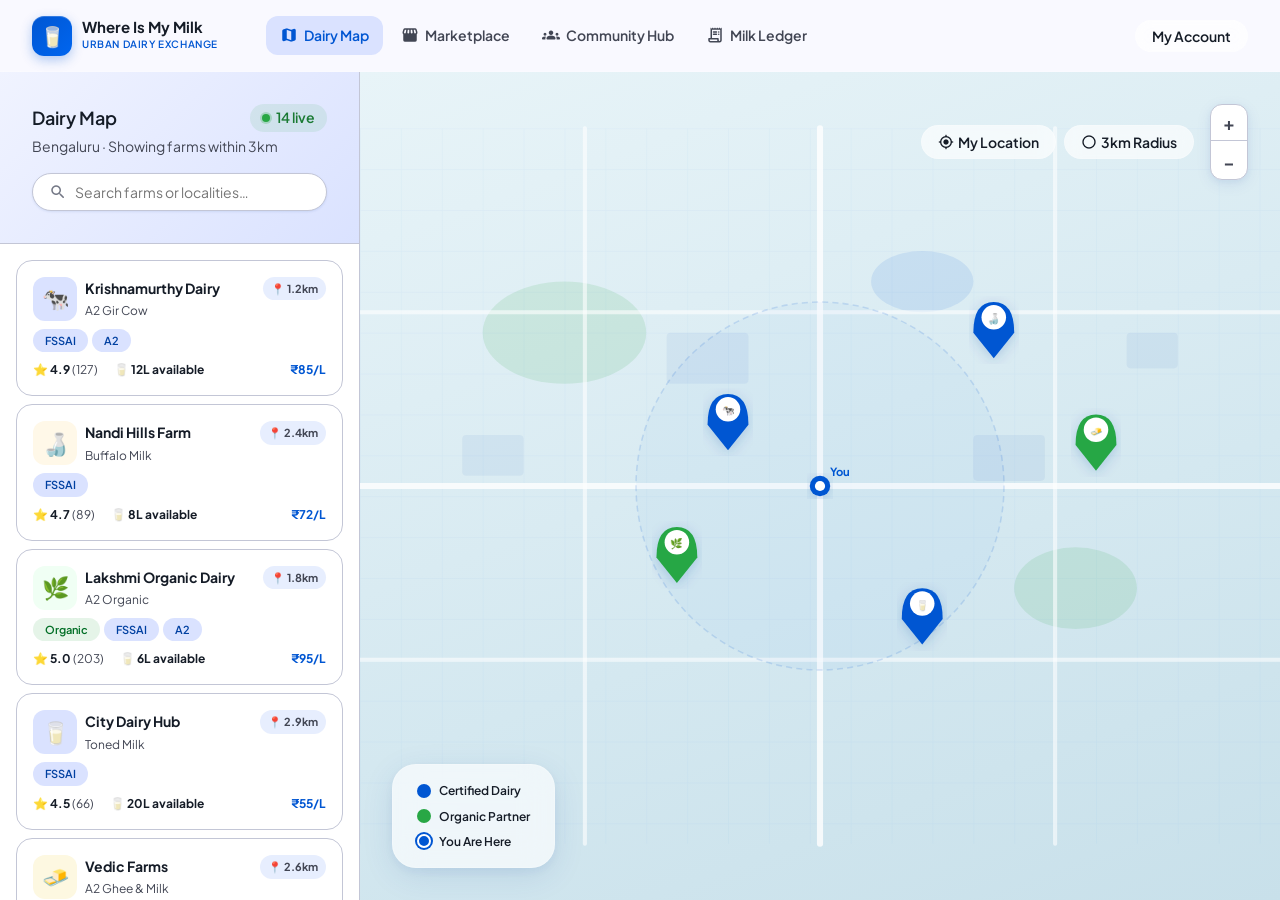
<file: html/dairy-map.html>
<!DOCTYPE html>
<html lang="en">
<head>
<meta charset="UTF-8">
<meta name="viewport" content="width=device-width, initial-scale=1.0">
<title>Dairy Map | Where Is My Milk</title>
<meta name="description" content="Interactive map of certified local dairy farms near you. Find fresh milk within 3km.">
<link rel="stylesheet" href="../css/design-system.css">
<link rel="stylesheet" href="../css/nav.css">
<style>
.page-offset { padding-top: var(--nav-height); }
.map-layout {
  display: grid;
  grid-template-columns: 360px 1fr;
  height: calc(100vh - var(--nav-height));
}
/* Sidebar */
.map-sidebar {
  background: var(--surface-lowest);
  border-right: 1px solid var(--outline-variant);
  display: flex; flex-direction: column;
  overflow: hidden;
}
.map-sidebar-header {
  padding: var(--sp-xl);
  border-bottom: 1px solid var(--outline-variant);
  background: linear-gradient(135deg, var(--surface-low), var(--primary-fixed));
}
.map-search {
  display: flex; align-items: center; gap: 8px;
  background: var(--surface-lowest); border: 1.5px solid var(--outline-variant);
  border-radius: var(--radius-full); padding: 9px 16px;
  margin-top: var(--sp-md);
  box-shadow: var(--shadow-sm);
  transition: all var(--transition-fast);
}
.map-search:focus-within { border-color: var(--primary); box-shadow: 0 0 0 3px rgba(0,86,210,0.1); }
.map-search input { flex:1; border:none; outline:none; font-family:var(--font-family); font-size:var(--body-sm); color:var(--on-surface); background:transparent; }
.farm-list { flex: 1; overflow-y: auto; padding: var(--sp-md); display: flex; flex-direction: column; gap: var(--sp-sm); }
.farm-card {
  border-radius: var(--radius-lg); padding: var(--sp-md);
  background: var(--surface-lowest); border: 1.5px solid var(--outline-variant);
  cursor: pointer; transition: all var(--transition-fast);
}
.farm-card:hover, .farm-card.selected {
  border-color: var(--primary); background: var(--primary-fixed);
  box-shadow: var(--shadow-md);
}
.farm-card-top { display: flex; align-items: flex-start; gap: var(--sp-sm); margin-bottom: var(--sp-sm); }
.farm-avatar {
  width: 44px; height: 44px; border-radius: var(--radius-md); flex-shrink: 0;
  display: flex; align-items: center; justify-content: center; font-size: 22px;
}
.farm-info { flex: 1; }
.farm-name { font-size: var(--body-sm); font-weight: var(--fw-bold); color: var(--on-surface); margin-bottom: 2px; }
.farm-sub { font-size: 12px; color: var(--on-surface-variant); }
.farm-dist-badge {
  font-size: 11px; font-weight: var(--fw-bold); padding: 3px 8px;
  border-radius: var(--radius-full); background: var(--surface-container); color: var(--on-surface-variant);
  white-space: nowrap;
}
.farm-tags { display: flex; gap: 4px; flex-wrap: wrap; margin-bottom: var(--sp-sm); }
.farm-stats { display: flex; gap: var(--sp-md); }
.farm-stat { font-size: 12px; color: var(--on-surface-variant); }
.farm-stat strong { color: var(--on-surface); font-weight: var(--fw-bold); }

/* Map Area */
.map-area {
  position: relative; overflow: hidden;
  background: linear-gradient(160deg, #e8f4f8 0%, #d4e8f0 60%, #c8e0ea 100%);
}
.map-canvas { width: 100%; height: 100%; }
.map-overlay-top {
  position: absolute; top: var(--sp-xl); left: var(--sp-xl); right: var(--sp-xl);
  display: flex; gap: var(--sp-md); align-items: center; justify-content: flex-end;
  pointer-events: none;
}
.map-control-group {
  display: flex; flex-direction: column; gap: 2px;
  background: var(--surface-lowest); border-radius: var(--radius-md);
  box-shadow: var(--shadow-md); border: 1px solid var(--outline-variant);
  pointer-events: all; overflow: hidden;
}
.map-btn {
  width: 36px; height: 36px; border: none; background: transparent;
  display: flex; align-items: center; justify-content: center;
  cursor: pointer; font-size: 18px; font-weight: 700; color: var(--on-surface-variant);
  transition: all var(--transition-fast); border-bottom: 1px solid var(--outline-variant);
}
.map-btn:last-child { border-bottom: none; }
.map-btn:hover { background: var(--surface-low); color: var(--primary); }
.map-legend {
  position: absolute; bottom: var(--sp-xl); left: var(--sp-xl);
  background: var(--glass-bg); backdrop-filter: var(--glass-blur);
  border: 1px solid var(--glass-border); border-radius: var(--radius-xl);
  padding: var(--sp-md) var(--sp-lg); box-shadow: var(--shadow-lg);
}
.legend-item { display: flex; align-items: center; gap: 8px; font-size: 12px; font-weight: var(--fw-semibold); color: var(--on-surface); margin-bottom: 6px; }
.legend-item:last-child { margin-bottom: 0; }
.legend-dot { width: 14px; height: 14px; border-radius: 50%; }
/* Farm Popup */
.farm-popup {
  position: absolute; top: 50%; left: 50%;
  transform: translate(-50%, -70%);
  background: var(--surface-lowest); border-radius: var(--radius-xl);
  padding: var(--sp-xl); box-shadow: var(--shadow-float);
  border: 1px solid var(--outline-variant); width: 280px;
  animation: scaleIn 0.2s ease-out;
  z-index: 10;
}
.popup-close {
  position: absolute; top: var(--sp-sm); right: var(--sp-sm);
  width: 28px; height: 28px; border-radius: 50%;
  background: var(--surface-container); border: none; cursor: pointer;
  display: flex; align-items: center; justify-content: center; font-size: 16px; color: var(--on-surface-variant);
}
@keyframes scaleIn { from { opacity: 0; transform: translate(-50%,-70%) scale(0.9); } to { opacity:1; transform:translate(-50%,-70%) scale(1); } }

/* Map SVG Road styles */
.road { stroke: rgba(255,255,255,0.6); stroke-width: 4; fill: none; stroke-linecap: round; }
.road-major { stroke: rgba(255,255,255,0.8); stroke-width: 6; }
.grid-line { stroke: rgba(0,86,210,0.05); stroke-width: 1; }
.park { fill: rgba(40,167,69,0.12); }
.water { fill: rgba(0,86,210,0.1); }
.building { fill: rgba(0,64,161,0.06); }
/* Markers */
.marker-label { font-size: 10px; font-family: 'Plus Jakarta Sans', sans-serif; fill: #fff; font-weight: 700; }

@media (max-width: 900px) {
  .map-layout { grid-template-columns: 1fr; grid-template-rows: 280px 1fr; height: auto; }
  .map-sidebar { height: 280px; border-right: none; border-bottom: 1px solid var(--outline-variant); }
  .farm-list { flex-direction: row; overflow-x: auto; overflow-y: hidden; }
  .farm-card { min-width: 240px; flex-shrink: 0; }
  .map-area { height: calc(100vh - var(--nav-height) - 280px); min-height: 400px; }
}
</style>
</head>
<body>
<nav class="nav" id="mainNav">
  <div class="nav-inner">
    <a href="index.html" class="nav-logo">
      <div class="nav-logo-icon"></div>
      <div class="nav-logo-text">
        <span class="nav-logo-name">Where Is My Milk</span>
        <span class="nav-logo-tagline">Urban Dairy Exchange</span>
      </div>
    </a>
    <div class="nav-links">
      <a href="dairy-map.html" class="nav-link active"><span class="material-icons-round">map</span> Dairy Map</a>
      <a href="marketplace.html" class="nav-link"><span class="material-icons-round">storefront</span> Marketplace</a>
      <a href="community-hub.html" class="nav-link"><span class="material-icons-round">groups</span> Community Hub</a>
      <a href="milk-ledger.html" class="nav-link"><span class="material-icons-round">receipt_long</span> Milk Ledger</a>
    </div>
    <div class="nav-actions">
      <a href="buyer-dashboard.html" class="btn btn-ghost btn-sm">My Account</a>
    </div>
    <button class="nav-hamburger" id="hamburger"><span></span><span></span><span></span></button>
  </div>
</nav>
<div class="nav-mobile" id="mobileMenu">
  <a href="dairy-map.html" class="nav-link active">Dairy Map</a>
  <a href="marketplace.html" class="nav-link">Marketplace</a>
  <a href="community-hub.html" class="nav-link">Community Hub</a>
  <a href="milk-ledger.html" class="nav-link">Milk Ledger</a>
</div>

<div class="page-offset">
  <div class="map-layout">
    <!-- Sidebar -->
    <div class="map-sidebar">
      <div class="map-sidebar-header">
        <div style="display:flex;align-items:center;justify-content:space-between;margin-bottom:4px;">
          <h2 class="h3" style="font-size:18px;">Dairy Map</h2>
          <span class="chip chip-success"><span class="status-dot status-online"></span> 14 live</span>
        </div>
        <p class="body-sm text-muted">Bengaluru · Showing farms within 3km</p>
        <div class="map-search">
          <span class="material-icons-round" style="color:var(--outline);font-size:18px;">search</span>
          <input type="text" placeholder="Search farms or localities…">
        </div>
      </div>

      <div class="farm-list" id="farmList">
        <!-- populated by JS -->
      </div>
    </div>

    <!-- Map Area -->
    <div class="map-area" id="mapArea">
      <!-- SVG Map Canvas -->
      <svg class="map-canvas" viewBox="0 0 900 700" xmlns="http://www.w3.org/2000/svg" id="mapSvg">
        <!-- Background grid -->
        <defs>
          <pattern id="grid" width="40" height="40" patternUnits="userSpaceOnUse">
            <path d="M 40 0 L 0 0 0 40" fill="none" stroke="rgba(0,86,210,0.05)" stroke-width="1"/>
          </pattern>
          <filter id="shadow">
            <feDropShadow dx="0" dy="3" stdDeviation="6" flood-color="rgba(0,64,161,0.2)"/>
          </filter>
        </defs>
        <rect width="900" height="700" fill="url(#grid)"/>

        <!-- Parks -->
        <ellipse cx="200" cy="200" rx="80" ry="50" class="park"/>
        <ellipse cx="700" cy="450" rx="60" ry="40" class="park"/>

        <!-- Water -->
        <ellipse cx="550" cy="150" rx="50" ry="30" class="water"/>

        <!-- Buildings -->
        <rect x="100" y="300" width="60" height="40" class="building" rx="4"/>
        <rect x="300" y="200" width="80" height="50" class="building" rx="4"/>
        <rect x="600" y="300" width="70" height="45" class="building" rx="4"/>
        <rect x="750" y="200" width="50" height="35" class="building" rx="4"/>

        <!-- Major Roads -->
        <line x1="0" y1="350" x2="900" y2="350" class="road road-major"/>
        <line x1="450" y1="0" x2="450" y2="700" class="road road-major"/>
        <!-- Minor roads -->
        <line x1="0" y1="180" x2="900" y2="180" class="road"/>
        <line x1="0" y1="520" x2="900" y2="520" class="road"/>
        <line x1="220" y1="0" x2="220" y2="700" class="road"/>
        <line x1="680" y1="0" x2="680" y2="700" class="road"/>

        <!-- 3km radius circle around center -->
        <circle cx="450" cy="350" r="180" fill="rgba(0,86,210,0.03)" stroke="rgba(0,86,210,0.15)" stroke-width="1.5" stroke-dasharray="6 4"/>
        <!-- You are here marker -->
        <circle cx="450" cy="350" r="10" fill="var(--primary)" filter="url(#shadow)" class="animate-pulse-glow"/>
        <circle cx="450" cy="350" r="5" fill="white"/>
        <text x="460" y="340" font-family="Plus Jakarta Sans" font-size="11" fill="var(--primary)" font-weight="700">You</text>

        <!-- Farm Markers - Blue (regular) -->
        <!-- Farm 1: Krishnamurthy 1.2km -->
        <g class="farm-marker" data-id="0" style="cursor:pointer;" onclick="selectFarm(0, evt)">
          <path d="M340 290 Q340 260 360 260 Q380 260 380 290 L360 315 Z" fill="var(--primary)" filter="url(#shadow)"/>
          <circle cx="360" cy="275" r="12" fill="white"/>
          <text x="360" y="280" class="marker-label" fill="var(--primary)" text-anchor="middle">🐄</text>
        </g>
        <!-- Farm 2: Nandi Hills 2.4km -->
        <g class="farm-marker" data-id="1" style="cursor:pointer;" onclick="selectFarm(1, event)">
          <path d="M600 200 Q600 170 620 170 Q640 170 640 200 L620 225 Z" fill="var(--primary)" filter="url(#shadow)"/>
          <circle cx="620" cy="185" r="12" fill="white"/>
          <text x="620" y="190" class="marker-label" fill="var(--primary)" text-anchor="middle">🍶</text>
        </g>
        <!-- Farm 3: Lakshmi (Organic) Green -->
        <g class="farm-marker" data-id="2" style="cursor:pointer;" onclick="selectFarm(2, event)">
          <path d="M290 420 Q290 390 310 390 Q330 390 330 420 L310 445 Z" fill="#28A745" filter="url(#shadow)"/>
          <circle cx="310" cy="405" r="12" fill="white"/>
          <text x="310" y="410" class="marker-label" fill="#28A745" text-anchor="middle">🌿</text>
        </g>
        <!-- Farm 4: City Dairy -->
        <g class="farm-marker" data-id="3" style="cursor:pointer;" onclick="selectFarm(3, event)">
          <path d="M530 480 Q530 450 550 450 Q570 450 570 480 L550 505 Z" fill="var(--primary)" filter="url(#shadow)"/>
          <circle cx="550" cy="465" r="12" fill="white"/>
          <text x="550" y="470" class="marker-label" fill="var(--primary)" text-anchor="middle">🥛</text>
        </g>
        <!-- Farm 5: Vedic (Organic) -->
        <g class="farm-marker" data-id="4" style="cursor:pointer;" onclick="selectFarm(4, event)">
          <path d="M700 310 Q700 280 720 280 Q740 280 740 310 L720 335 Z" fill="#28A745" filter="url(#shadow)"/>
          <circle cx="720" cy="295" r="12" fill="white"/>
          <text x="720" y="300" class="marker-label" fill="#28A745" text-anchor="middle">🧈</text>
        </g>
      </svg>

      <!-- Map Controls -->
      <div class="map-overlay-top">
        <div style="display:flex;gap:var(--sp-sm);">
          <button class="btn btn-ghost btn-sm" style="pointer-events:all;border-radius:var(--radius-full);">
            <span class="material-icons-round" style="font-size:16px;">my_location</span> My Location
          </button>
          <button class="btn btn-ghost btn-sm" style="pointer-events:all;border-radius:var(--radius-full);" onclick="toggleRadius()">
            <span class="material-icons-round" style="font-size:16px;">radio_button_unchecked</span> 3km Radius
          </button>
        </div>
        <div class="map-control-group" style="pointer-events:all;">
          <button class="map-btn">+</button>
          <button class="map-btn">−</button>
        </div>
      </div>

      <!-- Legend -->
      <div class="map-legend">
        <div class="legend-item"><div class="legend-dot" style="background:var(--primary);"></div> Certified Dairy</div>
        <div class="legend-item"><div class="legend-dot" style="background:var(--secondary);"></div> Organic Partner</div>
        <div class="legend-item"><div class="legend-dot" style="background:var(--primary);border:2px solid white;box-shadow:0 0 0 2px var(--primary);"></div> You Are Here</div>
      </div>

      <!-- Farm Popup (hidden by default) -->
      <div class="farm-popup" id="farmPopup" style="display:none;">
        <button class="popup-close" onclick="document.getElementById('farmPopup').style.display='none'">✕</button>
        <div id="popupContent"></div>
      </div>
    </div>
  </div>
</div>

<script src="../js/main.js"></script>
<script>
const farms = [
  { emoji:'🐄', name:'Krishnamurthy Dairy', type:'A2 Gir Cow', dist:'1.2km', price:'₹85/L', rating:'4.9', reviews:'127', certs:['FSSAI','A2'], stock:'12L available', bg:'var(--primary-fixed)', color:'var(--primary)' },
  { emoji:'🍶', name:'Nandi Hills Farm', type:'Buffalo Milk', dist:'2.4km', price:'₹72/L', rating:'4.7', reviews:'89', certs:['FSSAI'], stock:'8L available', bg:'#fff8e8', color:'var(--primary)' },
  { emoji:'🌿', name:'Lakshmi Organic Dairy', type:'A2 Organic', dist:'1.8km', price:'₹95/L', rating:'5.0', reviews:'203', certs:['Organic','FSSAI','A2'], stock:'6L available', bg:'#f0fff4', color:'var(--secondary)' },
  { emoji:'🥛', name:'City Dairy Hub', type:'Toned Milk', dist:'2.9km', price:'₹55/L', rating:'4.5', reviews:'66', certs:['FSSAI'], stock:'20L available', bg:'var(--primary-fixed)', color:'var(--primary)' },
  { emoji:'🧈', name:'Vedic Farms', type:'A2 Ghee & Milk', dist:'2.6km', price:'₹680/500ml', rating:'4.8', reviews:'154', certs:['Organic','A2'], stock:'Ghee in stock', bg:'#fdf8e1', color:'var(--secondary)' },
];

const farmList = document.getElementById('farmList');
farms.forEach((f, i) => {
  const el = document.createElement('div');
  el.className = 'farm-card';
  el.dataset.id = i;
  el.innerHTML = `
    <div class="farm-card-top">
      <div class="farm-avatar" style="background:${f.bg};">${f.emoji}</div>
      <div class="farm-info">
        <div class="farm-name">${f.name}</div>
        <div class="farm-sub">${f.type}</div>
      </div>
      <span class="farm-dist-badge">📍 ${f.dist}</span>
    </div>
    <div class="farm-tags">
      ${f.certs.map(c => `<span class="chip ${c==='Organic'?'chip-secondary':'chip-primary'}" style="font-size:11px;">${c}</span>`).join('')}
    </div>
    <div class="farm-stats">
      <span class="farm-stat">⭐ <strong>${f.rating}</strong> (${f.reviews})</span>
      <span class="farm-stat">🥛 <strong>${f.stock}</strong></span>
      <span class="farm-stat" style="margin-left:auto;color:var(--primary);font-weight:700;">${f.price}</span>
    </div>`;
  el.onclick = () => selectFarm(i, null, el);
  farmList.appendChild(el);
});

function selectFarm(id, event, cardEl) {
  document.querySelectorAll('.farm-card').forEach(c => c.classList.remove('selected'));
  if (cardEl) cardEl.classList.add('selected');
  else {
    const card = document.querySelector(`.farm-card[data-id="${id}"]`);
    if (card) { card.classList.add('selected'); card.scrollIntoView({behavior:'smooth',block:'nearest'}); }
  }
  const f = farms[id];
  document.getElementById('popupContent').innerHTML = `
    <div style="display:flex;align-items:center;gap:var(--sp-sm);margin-bottom:var(--sp-md);">
      <div style="font-size:36px;">${f.emoji}</div>
      <div><div style="font-weight:700;font-size:15px;">${f.name}</div><div style="font-size:12px;color:var(--on-surface-variant);">${f.type} · ${f.dist}</div></div>
    </div>
    <div style="display:flex;gap:8px;margin-bottom:var(--sp-md);flex-wrap:wrap;">
      ${f.certs.map(c=>`<span class="chip ${c==='Organic'?'chip-secondary':'chip-primary'}" style="font-size:11px;">${c}</span>`).join('')}
    </div>
    <div style="display:flex;justify-content:space-between;margin-bottom:var(--sp-lg);">
      <span style="font-size:13px;color:var(--on-surface-variant);">⭐ ${f.rating} · ${f.stock}</span>
      <strong style="color:var(--primary);">${f.price}</strong>
    </div>
    <a href="marketplace.html" class="btn btn-primary" style="width:100%;justify-content:center;font-size:14px;">Order from this Farm</a>`;
  document.getElementById('farmPopup').style.display = 'block';
}

function toggleRadius() {
  const circle = document.querySelector('circle[r="180"]');
  if (circle) {
    circle.style.opacity = circle.style.opacity === '0' ? '1' : '0';
    circle.style.transition = 'opacity 0.3s';
  }
}
</script>
</body>
</html>
</file>
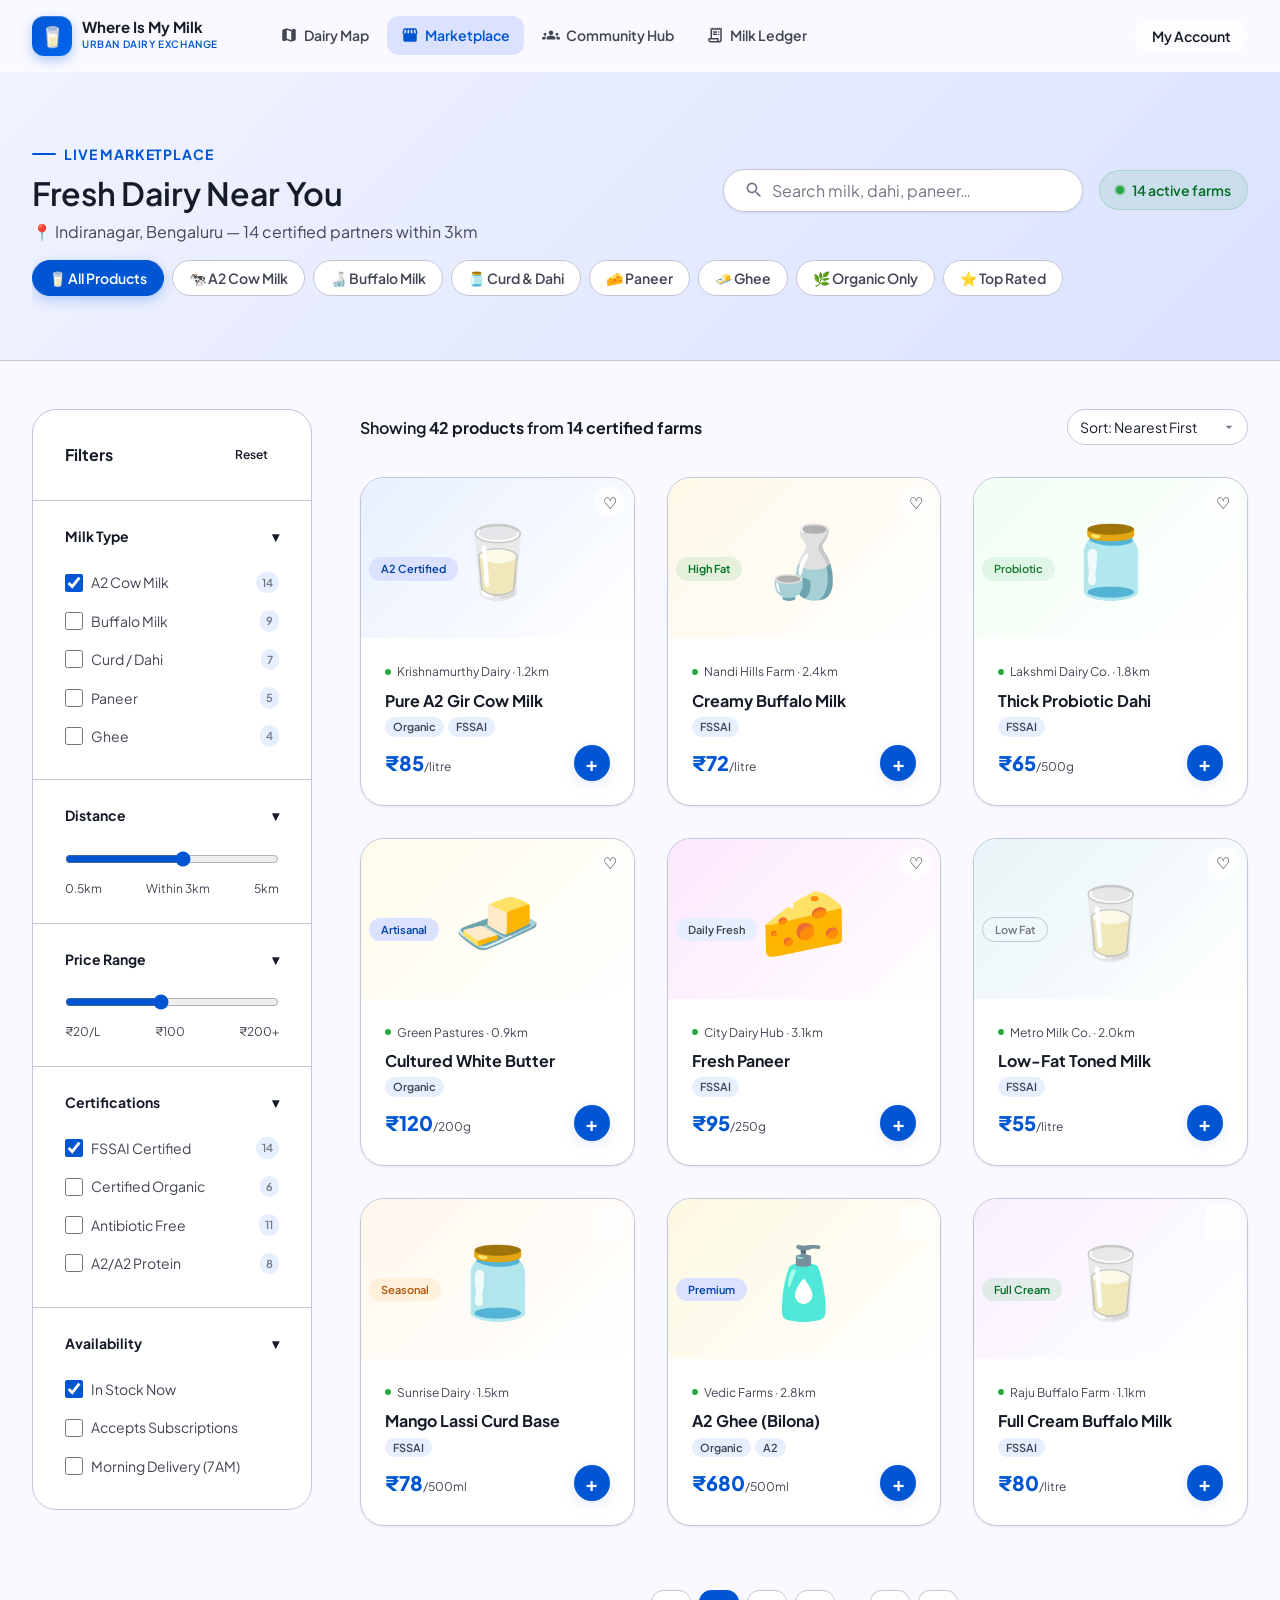
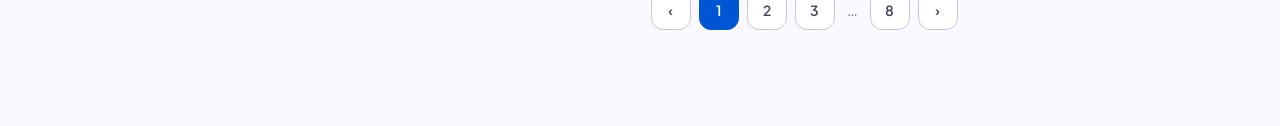
<file: html/marketplace.html>
<!DOCTYPE html>
<html lang="en">
<head>
<meta charset="UTF-8">
<meta name="viewport" content="width=device-width, initial-scale=1.0">
<title>Marketplace | Where Is My Milk</title>
<meta name="description" content="Browse and order fresh local dairy products from certified farms within 3km of your location.">
<link rel="stylesheet" href="../css/design-system.css">
<link rel="stylesheet" href="../css/nav.css">
<style>
.page-offset { padding-top: var(--nav-height); }

/* ─── Page Header ─── */
.marketplace-header {
  background: linear-gradient(135deg, var(--surface-low) 0%, var(--primary-fixed) 100%);
  padding: var(--sp-3xl) 0 var(--sp-2xl);
  border-bottom: 1px solid var(--outline-variant);
}
.marketplace-header-inner {
  display: flex; align-items: center; justify-content: space-between;
  flex-wrap: wrap; gap: var(--sp-xl);
}
.marketplace-search-bar {
  display: flex; align-items: center; gap: var(--sp-sm);
  background: var(--surface-lowest);
  border: 1.5px solid var(--outline-variant);
  border-radius: var(--radius-full);
  padding: 10px 20px;
  width: 360px;
  max-width: 100%;
  box-shadow: var(--shadow-sm);
  transition: all var(--transition-fast);
}
.marketplace-search-bar:focus-within {
  border-color: var(--primary);
  box-shadow: 0 0 0 3px rgba(0,86,210,0.12);
}
.marketplace-search-bar input {
  flex: 1; border: none; outline: none; font-family: var(--font-family);
  font-size: var(--body-md); color: var(--on-surface); background: transparent;
}
.marketplace-search-bar input::placeholder { color: var(--outline); }
.search-icon { color: var(--outline); font-size: 20px; }
.live-badge {
  display: flex; align-items: center; gap: 8px; padding: 8px 16px;
  background: rgba(40,167,69,0.1); border: 1px solid rgba(40,167,69,0.2);
  border-radius: var(--radius-full);
  font-size: var(--body-sm); font-weight: var(--fw-semibold); color: var(--secondary-dark);
}

/* ─── Filter Tabs ─── */
.filter-bar {
  display: flex; align-items: center; gap: var(--sp-sm);
  overflow-x: auto; padding: var(--sp-md) 0;
  scrollbar-width: none;
}
.filter-bar::-webkit-scrollbar { display: none; }
.filter-tab {
  display: inline-flex; align-items: center; gap: 6px;
  padding: 8px 16px; border-radius: var(--radius-full);
  font-size: var(--body-sm); font-weight: var(--fw-semibold);
  color: var(--on-surface-variant); cursor: pointer;
  border: 1.5px solid var(--outline-variant);
  background: var(--surface-lowest);
  white-space: nowrap;
  transition: all var(--transition-fast);
}
.filter-tab:hover { border-color: var(--primary); color: var(--primary); }
.filter-tab.active {
  background: var(--primary); color: #fff; border-color: var(--primary);
  box-shadow: 0 4px 12px rgba(0,86,210,0.25);
}

/* ─── Layout ─── */
.marketplace-body {
  display: grid;
  grid-template-columns: 280px 1fr;
  gap: var(--sp-2xl);
  padding: var(--sp-2xl) 0 var(--sp-5xl);
  align-items: start;
}
.sidebar-filter {
  background: var(--surface-lowest);
  border-radius: var(--radius-xl);
  border: 1px solid var(--outline-variant);
  overflow: hidden;
  position: sticky;
  top: calc(var(--nav-height) + var(--sp-lg));
}
.sidebar-filter-header {
  padding: var(--sp-xl);
  border-bottom: 1px solid var(--outline-variant);
  display: flex; align-items: center; justify-content: space-between;
}
.sidebar-filter-section {
  padding: var(--sp-lg) var(--sp-xl);
  border-bottom: 1px solid var(--outline-variant);
}
.filter-section-title {
  font-size: var(--body-sm); font-weight: var(--fw-bold);
  color: var(--on-surface); margin-bottom: var(--sp-md); display: flex;
  align-items: center; justify-content: space-between; cursor: pointer;
}
.filter-option {
  display: flex; align-items: center; gap: var(--sp-sm);
  padding: 8px 0; cursor: pointer;
}
.filter-option input[type="checkbox"] {
  width: 18px; height: 18px; border-radius: 4px;
  accent-color: var(--primary); cursor: pointer;
}
.filter-option label {
  font-size: var(--body-sm); color: var(--on-surface-variant);
  cursor: pointer; flex: 1;
}
.filter-count {
  font-size: 11px; font-weight: var(--fw-semibold);
  color: var(--outline); background: var(--surface-container);
  padding: 2px 6px; border-radius: var(--radius-full);
}
.range-slider {
  width: 100%; accent-color: var(--primary);
  margin-top: var(--sp-sm);
}
.range-labels {
  display: flex; justify-content: space-between;
  font-size: 12px; color: var(--on-surface-variant); margin-top: 6px;
}

/* ─── Products Grid ─── */
.products-area {}
.products-top {
  display: flex; align-items: center; justify-content: space-between;
  margin-bottom: var(--sp-xl); flex-wrap: wrap; gap: var(--sp-md);
}
.sort-select {
  padding: 8px 32px 8px 12px;
  border: 1.5px solid var(--outline-variant);
  border-radius: var(--radius-full);
  font-family: var(--font-family);
  font-size: var(--body-sm); color: var(--on-surface);
  background: var(--surface-lowest);
  appearance: none;
  background-image: url("data:image/svg+xml,%3Csvg xmlns='http://www.w3.org/2000/svg' width='16' height='16' fill='%23737785' viewBox='0 0 24 24'%3E%3Cpath d='M7 10l5 5 5-5z'/%3E%3C/svg%3E");
  background-repeat: no-repeat;
  background-position: right 10px center;
  cursor: pointer;
}

.market-grid {
  display: grid;
  grid-template-columns: repeat(3, 1fr);
  gap: var(--sp-xl);
}

/* Product Card */
.mkt-card {
  background: var(--surface-lowest);
  border-radius: var(--radius-xl);
  overflow: hidden;
  border: 1px solid var(--outline-variant);
  box-shadow: var(--shadow-sm);
  transition: all 0.4s ease;
  position: relative;
}
.mkt-card:hover { transform: translateY(-6px); box-shadow: var(--shadow-xl); }
.mkt-card-img {
  height: 160px;
  display: flex; align-items: center; justify-content: center;
  position: relative; overflow: hidden; font-size: 72px;
  transition: transform 0.4s ease;
}
.mkt-card:hover .mkt-card-img { background-size: 105%; }
.mkt-card-img-inner { transition: transform 0.4s ease; }
.mkt-card:hover .mkt-card-img-inner { transform: scale(1.1) translateY(-4px); }
.mkt-card-tag {
  position: absolute; top: var(--sp-sm); left: var(--sp-sm);
}
.mkt-card-fav {
  position: absolute; top: var(--sp-sm); right: var(--sp-sm);
  width: 32px; height: 32px; border-radius: 50%;
  background: var(--glass-bg); backdrop-filter: var(--glass-blur-sm);
  border: 1px solid var(--glass-border);
  display: flex; align-items: center; justify-content: center;
  cursor: pointer; transition: all var(--transition-fast);
  font-size: 16px;
}
.mkt-card-fav:hover { background: var(--error-container); transform: scale(1.1); }
.mkt-card-body { padding: var(--sp-lg); }
.mkt-card-farm {
  display: flex; align-items: center; gap: 6px;
  font-size: 12px; color: var(--on-surface-variant); margin-bottom: 6px;
}
.mkt-card-farm-dot { width: 6px; height: 6px; border-radius: 50%; background: var(--secondary); }
.mkt-card-name { font-size: var(--body-md); font-weight: var(--fw-bold); color: var(--on-surface); margin-bottom: 4px; }
.mkt-card-desc { font-size: 13px; color: var(--on-surface-variant); margin-bottom: var(--sp-md); line-height: 1.5; }
.mkt-card-row { display: flex; align-items: center; justify-content: space-between; }
.mkt-card-price { font-size: var(--h4-size); font-weight: var(--fw-extrabold); color: var(--primary); }
.mkt-card-unit { font-size: 12px; color: var(--on-surface-variant); }
.mkt-add-btn {
  width: 36px; height: 36px; border-radius: 50%;
  background: var(--primary); color: #fff; border: none;
  display: flex; align-items: center; justify-content: center;
  cursor: pointer; font-size: 20px; font-weight: 700;
  box-shadow: var(--shadow-md);
  transition: all var(--transition-fast);
}
.mkt-add-btn:hover { transform: scale(1.12); box-shadow: var(--shadow-lg); }

/* Pagination */
.pagination {
  display: flex; align-items: center; justify-content: center;
  gap: var(--sp-sm); margin-top: var(--sp-3xl);
}
.page-btn {
  width: 40px; height: 40px; border-radius: var(--radius-md);
  border: 1.5px solid var(--outline-variant); background: var(--surface-lowest);
  font-family: var(--font-family); font-size: var(--body-sm); font-weight: var(--fw-semibold);
  color: var(--on-surface-variant); cursor: pointer;
  display: flex; align-items: center; justify-content: center;
  transition: all var(--transition-fast);
}
.page-btn:hover, .page-btn.active {
  background: var(--primary); color: #fff; border-color: var(--primary);
}

@media (max-width: 1100px) { .market-grid { grid-template-columns: repeat(2, 1fr); } }
@media (max-width: 900px) { .marketplace-body { grid-template-columns: 1fr; } .sidebar-filter { position: static; } }
@media (max-width: 520px) { .market-grid { grid-template-columns: 1fr; } }
</style>
</head>
<body>

<nav class="nav" id="mainNav">
  <div class="nav-inner">
    <a href="index.html" class="nav-logo">
      <div class="nav-logo-icon"></div>
      <div class="nav-logo-text">
        <span class="nav-logo-name">Where Is My Milk</span>
        <span class="nav-logo-tagline">Urban Dairy Exchange</span>
      </div>
    </a>
    <div class="nav-links">
      <a href="dairy-map.html" class="nav-link"><span class="material-icons-round">map</span> Dairy Map</a>
      <a href="marketplace.html" class="nav-link active"><span class="material-icons-round">storefront</span> Marketplace</a>
      <a href="community-hub.html" class="nav-link"><span class="material-icons-round">groups</span> Community Hub</a>
      <a href="milk-ledger.html" class="nav-link"><span class="material-icons-round">receipt_long</span> Milk Ledger</a>
    </div>
    <div class="nav-actions">
      <a href="buyer-dashboard.html" class="btn btn-ghost btn-sm">My Account</a>
    </div>
    <button class="nav-hamburger" id="hamburger"><span></span><span></span><span></span></button>
  </div>
</nav>
<div class="nav-mobile" id="mobileMenu">
  <a href="dairy-map.html" class="nav-link">Dairy Map</a>
  <a href="marketplace.html" class="nav-link active">Marketplace</a>
  <a href="community-hub.html" class="nav-link">Community Hub</a>
  <a href="milk-ledger.html" class="nav-link">Milk Ledger</a>
</div>

<div class="page-offset">
  <!-- Page Header -->
  <div class="marketplace-header">
    <div class="container">
      <div class="marketplace-header-inner">
        <div>
          <div class="section-eyebrow" style="margin-bottom:8px;">Live Marketplace</div>
          <h1 class="h2">Fresh Dairy Near You</h1>
          <p class="body-md text-muted" style="margin-top:4px;">📍 Indiranagar, Bengaluru — 14 certified partners within 3km</p>
        </div>
        <div style="display:flex;gap:var(--sp-md);align-items:center;flex-wrap:wrap;">
          <div class="marketplace-search-bar">
            <span class="material-icons-round search-icon">search</span>
            <input type="text" placeholder="Search milk, dahi, paneer…">
          </div>
          <div class="live-badge">
            <span class="status-dot status-online"></span> 14 active farms
          </div>
        </div>
      </div>
      <!-- Filter Tabs -->
      <div class="filter-bar">
        <button class="filter-tab active">🥛 All Products</button>
        <button class="filter-tab">🐄 A2 Cow Milk</button>
        <button class="filter-tab">🍶 Buffalo Milk</button>
        <button class="filter-tab">🫙 Curd & Dahi</button>
        <button class="filter-tab">🧀 Paneer</button>
        <button class="filter-tab">🧈 Ghee</button>
        <button class="filter-tab">🌿 Organic Only</button>
        <button class="filter-tab">⭐ Top Rated</button>
      </div>
    </div>
  </div>

  <!-- Marketplace Body -->
  <div class="container">
    <div class="marketplace-body">
      <!-- Sidebar -->
      <aside class="sidebar-filter">
        <div class="sidebar-filter-header">
          <span style="font-size:var(--body-md);font-weight:var(--fw-bold);">Filters</span>
          <button class="btn btn-ghost btn-sm" style="padding:4px 10px;border-radius:var(--radius-full);font-size:12px;">Reset</button>
        </div>
        <div class="sidebar-filter-section">
          <div class="filter-section-title">Milk Type <span>▾</span></div>
          <div class="filter-option"><input type="checkbox" id="a2" checked><label for="a2">A2 Cow Milk</label><span class="filter-count">14</span></div>
          <div class="filter-option"><input type="checkbox" id="buf"><label for="buf">Buffalo Milk</label><span class="filter-count">9</span></div>
          <div class="filter-option"><input type="checkbox" id="dahi"><label for="dahi">Curd / Dahi</label><span class="filter-count">7</span></div>
          <div class="filter-option"><input type="checkbox" id="pan"><label for="pan">Paneer</label><span class="filter-count">5</span></div>
          <div class="filter-option"><input type="checkbox" id="ghee"><label for="ghee">Ghee</label><span class="filter-count">4</span></div>
        </div>
        <div class="sidebar-filter-section">
          <div class="filter-section-title">Distance <span>▾</span></div>
          <input type="range" class="range-slider" min="0.5" max="5" step="0.5" value="3">
          <div class="range-labels"><span>0.5km</span><span>Within 3km</span><span>5km</span></div>
        </div>
        <div class="sidebar-filter-section">
          <div class="filter-section-title">Price Range <span>▾</span></div>
          <input type="range" class="range-slider" min="20" max="200" step="5" value="100">
          <div class="range-labels"><span>₹20/L</span><span>₹100</span><span>₹200+</span></div>
        </div>
        <div class="sidebar-filter-section">
          <div class="filter-section-title">Certifications <span>▾</span></div>
          <div class="filter-option"><input type="checkbox" id="fssai" checked><label for="fssai">FSSAI Certified</label><span class="filter-count">14</span></div>
          <div class="filter-option"><input type="checkbox" id="org"><label for="org">Certified Organic</label><span class="filter-count">6</span></div>
          <div class="filter-option"><input type="checkbox" id="abf"><label for="abf">Antibiotic Free</label><span class="filter-count">11</span></div>
          <div class="filter-option"><input type="checkbox" id="a2c"><label for="a2c">A2/A2 Protein</label><span class="filter-count">8</span></div>
        </div>
        <div class="sidebar-filter-section" style="border-bottom:none;">
          <div class="filter-section-title">Availability <span>▾</span></div>
          <div class="filter-option"><input type="checkbox" id="avail" checked><label for="avail">In Stock Now</label></div>
          <div class="filter-option"><input type="checkbox" id="sub"><label for="sub">Accepts Subscriptions</label></div>
          <div class="filter-option"><input type="checkbox" id="morn"><label for="morn">Morning Delivery (7AM)</label></div>
        </div>
      </aside>

      <!-- Products -->
      <div class="products-area">
        <div class="products-top">
          <p class="body-md" style="font-weight:var(--fw-semibold);">Showing <strong>42 products</strong> from <strong>14 certified farms</strong></p>
          <select class="sort-select">
            <option>Sort: Nearest First</option>
            <option>Sort: Price Low–High</option>
            <option>Sort: Price High–Low</option>
            <option>Sort: Top Rated</option>
            <option>Sort: Freshest</option>
          </select>
        </div>

        <div class="market-grid" id="marketGrid">
          <!-- Cards generated by JS below, but we place 9 static for non-JS fallback -->
        </div>

        <div class="pagination">
          <button class="page-btn">‹</button>
          <button class="page-btn active">1</button>
          <button class="page-btn">2</button>
          <button class="page-btn">3</button>
          <span style="color:var(--outline);padding:0 4px;">…</span>
          <button class="page-btn">8</button>
          <button class="page-btn">›</button>
        </div>
      </div>
    </div>
  </div>
</div>

<script src="../js/main.js"></script>
<script>
const products = [
  { emoji:'🥛', name:'Pure A2 Gir Cow Milk', farm:'Krishnamurthy Dairy', dist:'1.2km', price:'₹85', unit:'/litre', tag:'A2 Certified', tagClass:'chip-primary', color:'#e8f0fe', certs:['Organic','FSSAI'] },
  { emoji:'🍶', name:'Creamy Buffalo Milk', farm:'Nandi Hills Farm', dist:'2.4km', price:'₹72', unit:'/litre', tag:'High Fat', tagClass:'chip-secondary', color:'#fff8e8', certs:['FSSAI'] },
  { emoji:'🫙', name:'Thick Probiotic Dahi', farm:'Lakshmi Dairy Co.', dist:'1.8km', price:'₹65', unit:'/500g', tag:'Probiotic', tagClass:'chip-success', color:'#f0fff4', certs:['FSSAI'] },
  { emoji:'🧈', name:'Cultured White Butter', farm:'Green Pastures', dist:'0.9km', price:'₹120', unit:'/200g', tag:'Artisanal', tagClass:'chip-primary', color:'#fffbeb', certs:['Organic'] },
  { emoji:'🧀', name:'Fresh Paneer', farm:'City Dairy Hub', dist:'3.1km', price:'₹95', unit:'/250g', tag:'Daily Fresh', tagClass:'chip-surface', color:'#fce8ff', certs:['FSSAI'] },
  { emoji:'🥛', name:'Low-Fat Toned Milk', farm:'Metro Milk Co.', dist:'2.0km', price:'₹55', unit:'/litre', tag:'Low Fat', tagClass:'chip-outline', color:'#e8f4f8', certs:['FSSAI'] },
  { emoji:'🫙', name:'Mango Lassi Curd Base', farm:'Sunrise Dairy', dist:'1.5km', price:'₹78', unit:'/500ml', tag:'Seasonal', tagClass:'chip-warning', color:'#fff7ed', certs:['FSSAI'] },
  { emoji:'🧴', name:'A2 Ghee (Bilona)', farm:'Vedic Farms', dist:'2.8km', price:'₹680', unit:'/500ml', tag:'Premium', tagClass:'chip-primary', color:'#fdf8e1', certs:['Organic','A2'] },
  { emoji:'🥛', name:'Full Cream Buffalo Milk', farm:'Raju Buffalo Farm', dist:'1.1km', price:'₹80', unit:'/litre', tag:'Full Cream', tagClass:'chip-secondary', color:'#f8f0ff', certs:['FSSAI'] },
];

const grid = document.getElementById('marketGrid');
products.forEach((p, i) => {
  grid.innerHTML += `
  <div class="mkt-card" data-animate style="animation-delay:${i*0.06}s">
    <div class="mkt-card-img" style="background:linear-gradient(135deg,${p.color},white);">
      <span class="mkt-card-img-inner" style="font-size:70px;">${p.emoji}</span>
      <div class="mkt-card-tag"><span class="chip ${p.tagClass}" style="font-size:11px;">${p.tag}</span></div>
      <button class="mkt-card-fav" title="Wishlist">♡</button>
    </div>
    <div class="mkt-card-body">
      <div class="mkt-card-farm"><span class="mkt-card-farm-dot"></span>${p.farm} · ${p.dist}</div>
      <div class="mkt-card-name">${p.name}</div>
      <div style="display:flex;gap:4px;flex-wrap:wrap;margin-bottom:var(--sp-sm);">
        ${p.certs.map(c=>`<span class="chip chip-surface" style="font-size:11px;padding:2px 8px;">${c}</span>`).join('')}
      </div>
      <div class="mkt-card-row">
        <div><span class="mkt-card-price">${p.price}</span><span class="mkt-card-unit">${p.unit}</span></div>
        <button class="mkt-add-btn" onclick="showToast('Added to cart! 🥛','success')">+</button>
      </div>
    </div>
  </div>`;
});

// Filter tabs
document.querySelectorAll('.filter-tab').forEach(tab => {
  tab.addEventListener('click', () => {
    document.querySelectorAll('.filter-tab').forEach(t => t.classList.remove('active'));
    tab.classList.add('active');
  });
});
</script>
</body>
</html>
</file>
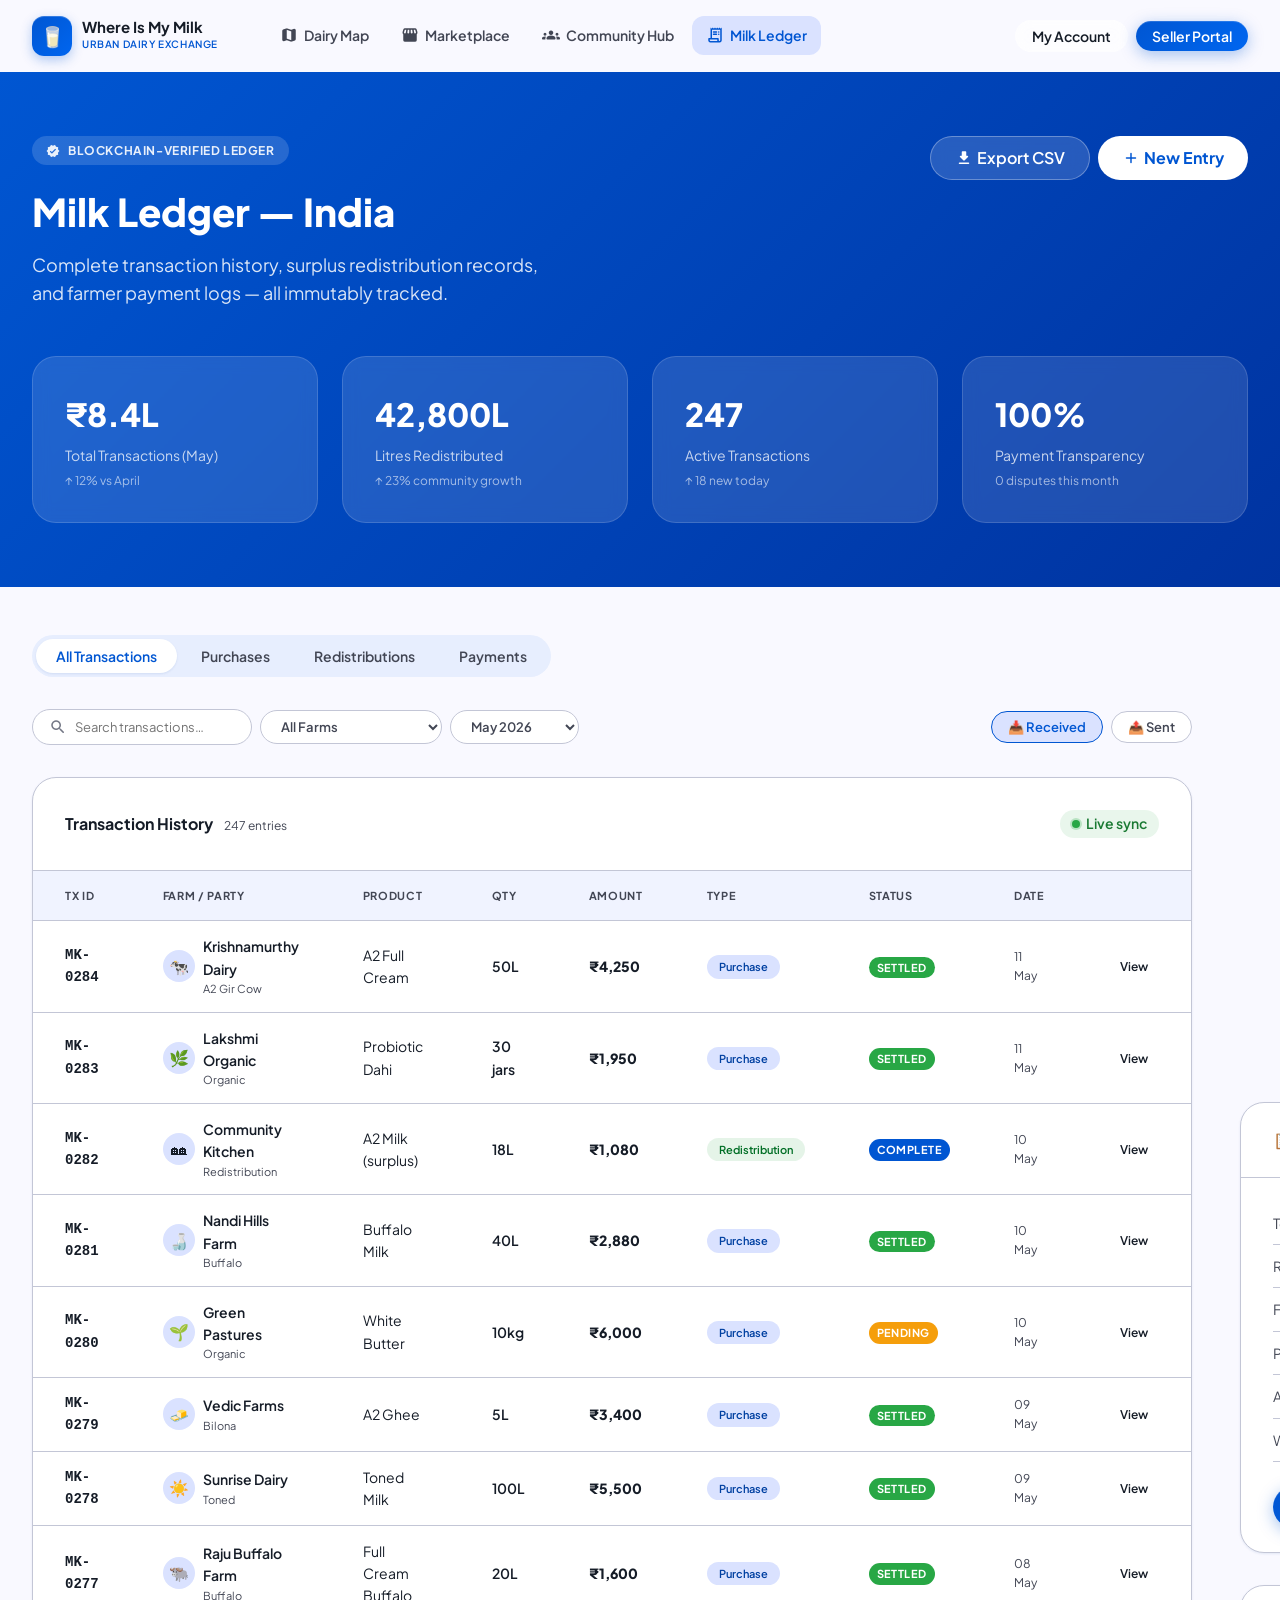
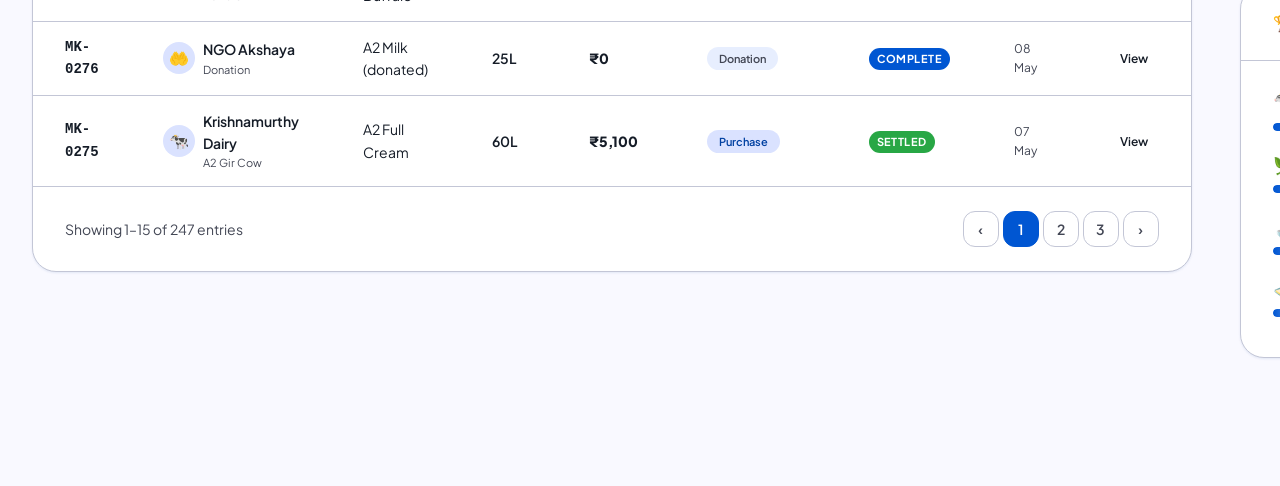
<file: html/milk-ledger.html>
<!DOCTYPE html>
<html lang="en">
<head>
<meta charset="UTF-8">
<meta name="viewport" content="width=device-width, initial-scale=1.0">
<title>Milk Ledger | Where Is My Milk</title>
<link rel="stylesheet" href="../css/design-system.css">
<link rel="stylesheet" href="../css/nav.css">
<style>
.page-offset{padding-top:var(--nav-height);}
.ledger-hero{background:linear-gradient(135deg,var(--primary) 0%,#0033a0 100%);padding:var(--sp-3xl) 0;color:#fff;}
.ledger-hero h1{font-size:clamp(1.8rem,3vw,2.5rem);font-weight:800;margin-bottom:8px;}
.ledger-hero p{font-size:var(--body-lg);opacity:.85;max-width:520px;}
.ledger-kpis{display:grid;grid-template-columns:repeat(4,1fr);gap:var(--sp-lg);margin-top:var(--sp-2xl);}
.lkpi{background:rgba(255,255,255,.12);border-radius:var(--radius-xl);padding:var(--sp-xl);border:1px solid rgba(255,255,255,.15);backdrop-filter:blur(8px);}
.lkpi-val{font-size:2rem;font-weight:800;color:#fff;}
.lkpi-label{font-size:var(--body-sm);color:rgba(255,255,255,.75);margin-top:4px;}
.lkpi-change{font-size:12px;color:rgba(255,255,255,.6);margin-top:4px;}

/* Ledger Body */
.ledger-body{display:grid;grid-template-columns:1fr 300px;gap:var(--sp-2xl);padding:var(--sp-2xl) 0 var(--sp-5xl);align-items:start;}
.ledger-main{}

/* Tabs */
.ledger-tabs{display:flex;gap:4px;background:var(--surface-container);border-radius:var(--radius-full);padding:4px;margin-bottom:var(--sp-xl);width:fit-content;}
.ledger-tab{padding:8px 20px;border-radius:var(--radius-full);border:none;font-family:var(--font-family);font-size:var(--body-sm);font-weight:600;color:var(--on-surface-variant);cursor:pointer;background:transparent;transition:all var(--transition-fast);}
.ledger-tab.active{background:var(--surface-lowest);color:var(--primary);box-shadow:var(--shadow-sm);}

/* Toolbar */
.ledger-toolbar{display:flex;align-items:center;justify-content:space-between;margin-bottom:var(--sp-xl);flex-wrap:wrap;gap:var(--sp-md);}
.toolbar-filters{display:flex;gap:var(--sp-sm);align-items:center;flex-wrap:wrap;}
.filter-pill{padding:7px 16px;border-radius:var(--radius-full);border:1.5px solid var(--outline-variant);background:var(--surface-lowest);font-family:var(--font-family);font-size:13px;font-weight:600;color:var(--on-surface-variant);cursor:pointer;transition:all var(--transition-fast);}
.filter-pill:hover,.filter-pill.active{border-color:var(--primary);color:var(--primary);background:var(--primary-fixed);}
.search-inline{display:flex;align-items:center;gap:8px;background:var(--surface-lowest);border:1.5px solid var(--outline-variant);border-radius:var(--radius-full);padding:8px 16px;transition:all var(--transition-fast);}
.search-inline:focus-within{border-color:var(--primary);box-shadow:0 0 0 3px rgba(0,86,210,.1);}
.search-inline input{border:none;outline:none;font-family:var(--font-family);font-size:13px;color:var(--on-surface);background:transparent;width:160px;}

/* Table Card */
.table-card{background:var(--surface-lowest);border-radius:var(--radius-xl);border:1px solid var(--outline-variant);box-shadow:var(--shadow-sm);overflow:hidden;margin-bottom:var(--sp-xl);}
.table-card-header{padding:var(--sp-xl);border-bottom:1px solid var(--outline-variant);display:flex;align-items:center;justify-content:space-between;}
.data-table{width:100%;border-collapse:collapse;}
.data-table th{font-size:11px;font-weight:700;letter-spacing:.06em;text-transform:uppercase;color:var(--on-surface-variant);padding:var(--sp-md) var(--sp-xl);text-align:left;background:var(--surface-low);border-bottom:1px solid var(--outline-variant);white-space:nowrap;}
.data-table td{padding:14px var(--sp-xl);font-size:var(--body-sm);color:var(--on-surface);border-bottom:1px solid var(--outline-variant);vertical-align:middle;}
.data-table tr:last-child td{border-bottom:none;}
.data-table tr:hover td{background:var(--surface-low);}
.tx-id{font-weight:700;color:var(--primary);font-size:12px;font-family:monospace;}
.tx-farm{display:flex;align-items:center;gap:8px;}
.tx-avatar{width:32px;height:32px;border-radius:50%;display:flex;align-items:center;justify-content:center;font-size:16px;flex-shrink:0;}
.tx-farm-name{font-weight:600;}
.tx-farm-sub{font-size:11px;color:var(--on-surface-variant);}
.tx-amount-pos{font-weight:800;color:var(--secondary-dark);}
.tx-amount-neg{font-weight:800;color:var(--on-surface);}
.tx-action{display:flex;gap:6px;}

/* Pagination */
.pagination{display:flex;align-items:center;justify-content:space-between;padding:var(--sp-lg) var(--sp-xl);border-top:1px solid var(--outline-variant);}
.page-info{font-size:var(--body-sm);color:var(--on-surface-variant);}
.page-btns{display:flex;gap:4px;}
.page-btn{width:36px;height:36px;border-radius:var(--radius-md);border:1.5px solid var(--outline-variant);background:var(--surface-lowest);font-family:var(--font-family);font-size:var(--body-sm);font-weight:600;color:var(--on-surface-variant);cursor:pointer;display:flex;align-items:center;justify-content:center;transition:all var(--transition-fast);}
.page-btn:hover,.page-btn.active{background:var(--primary);color:#fff;border-color:var(--primary);}

/* Sidebar */
.ledger-sidebar{}
.ledger-widget{background:var(--surface-lowest);border-radius:var(--radius-xl);border:1px solid var(--outline-variant);box-shadow:var(--shadow-sm);margin-bottom:var(--sp-xl);overflow:hidden;}
.widget-head{padding:var(--sp-lg) var(--sp-xl);border-bottom:1px solid var(--outline-variant);font-size:var(--body-md);font-weight:700;}
.widget-body{padding:var(--sp-lg) var(--sp-xl);}

/* Donut chart */
.donut-wrap{display:flex;flex-direction:column;align-items:center;padding:var(--sp-lg) 0;}
.donut-legend{width:100%;margin-top:var(--sp-lg);}
.legend-row{display:flex;align-items:center;justify-content:space-between;padding:6px 0;font-size:13px;}
.legend-dot{width:10px;height:10px;border-radius:50%;margin-right:8px;flex-shrink:0;}

/* Summary cards */
.summary-item{display:flex;align-items:center;justify-content:space-between;padding:10px 0;border-bottom:1px solid var(--outline-variant);font-size:var(--body-sm);}
.summary-item:last-child{border-bottom:none;}
.summary-label{color:var(--on-surface-variant);}
.summary-value{font-weight:700;color:var(--on-surface);}
.summary-value.primary{color:var(--primary);}
.summary-value.green{color:var(--secondary-dark);}

@media(max-width:1024px){.ledger-body{grid-template-columns:1fr;}.ledger-kpis{grid-template-columns:repeat(2,1fr);}}
@media(max-width:600px){.ledger-kpis{grid-template-columns:1fr 1fr;}.data-table td:nth-child(3),.data-table th:nth-child(3){display:none;}.ledger-toolbar{flex-direction:column;align-items:flex-start;}}
</style>
</head>
<body>

<nav class="nav" id="mainNav">
  <div class="nav-inner">
    <a href="index.html" class="nav-logo">
      <div class="nav-logo-icon"></div>
      <div class="nav-logo-text">
        <span class="nav-logo-name">Where Is My Milk</span>
        <span class="nav-logo-tagline">Urban Dairy Exchange</span>
      </div>
    </a>
    <div class="nav-links">
      <a href="dairy-map.html" class="nav-link"><span class="material-icons-round">map</span> Dairy Map</a>
      <a href="marketplace.html" class="nav-link"><span class="material-icons-round">storefront</span> Marketplace</a>
      <a href="community-hub.html" class="nav-link"><span class="material-icons-round">groups</span> Community Hub</a>
      <a href="milk-ledger.html" class="nav-link active"><span class="material-icons-round">receipt_long</span> Milk Ledger</a>
    </div>
    <div class="nav-actions">
      <a href="buyer-dashboard.html" class="btn btn-ghost btn-sm">My Account</a>
      <a href="seller-dashboard.html" class="btn btn-primary btn-sm">Seller Portal</a>
    </div>
    <button class="nav-hamburger" id="hamburger"><span></span><span></span><span></span></button>
  </div>
</nav>
<div class="nav-mobile" id="mobileMenu">
  <a href="dairy-map.html" class="nav-link">Dairy Map</a>
  <a href="marketplace.html" class="nav-link">Marketplace</a>
  <a href="community-hub.html" class="nav-link">Community Hub</a>
  <a href="milk-ledger.html" class="nav-link active">Milk Ledger</a>
</div>

<div class="page-offset">
  <!-- Hero -->
  <div class="ledger-hero">
    <div class="container">
      <div style="display:flex;align-items:flex-start;justify-content:space-between;flex-wrap:wrap;gap:var(--sp-xl);">
        <div>
          <div style="display:inline-flex;align-items:center;gap:8px;background:rgba(255,255,255,.15);border-radius:var(--radius-full);padding:5px 14px;font-size:12px;font-weight:700;letter-spacing:.05em;text-transform:uppercase;color:rgba(255,255,255,.9);margin-bottom:var(--sp-md);">
            <span class="material-icons-round" style="font-size:14px;">verified</span> Blockchain-Verified Ledger
          </div>
          <h1>Milk Ledger — India</h1>
          <p>Complete transaction history, surplus redistribution records, and farmer payment logs — all immutably tracked.</p>
        </div>
        <div style="display:flex;gap:var(--sp-sm);">
          <button class="btn btn-ghost" style="background:rgba(255,255,255,.15);color:#fff;border-color:rgba(255,255,255,.3);" onclick="showToast('Exporting ledger as CSV...','success')">
            <span class="material-icons-round" style="font-size:18px;">download</span> Export CSV
          </button>
          <button class="btn" style="background:#fff;color:var(--primary);font-weight:700;">
            <span class="material-icons-round" style="font-size:18px;">add</span> New Entry
          </button>
        </div>
      </div>
      <div class="ledger-kpis">
        <div class="lkpi" data-animate>
          <div class="lkpi-val">₹8.4L</div>
          <div class="lkpi-label">Total Transactions (May)</div>
          <div class="lkpi-change">↑ 12% vs April</div>
        </div>
        <div class="lkpi" data-animate>
          <div class="lkpi-val">42,800L</div>
          <div class="lkpi-label">Litres Redistributed</div>
          <div class="lkpi-change">↑ 23% community growth</div>
        </div>
        <div class="lkpi" data-animate>
          <div class="lkpi-val">247</div>
          <div class="lkpi-label">Active Transactions</div>
          <div class="lkpi-change">↑ 18 new today</div>
        </div>
        <div class="lkpi" data-animate>
          <div class="lkpi-val">100%</div>
          <div class="lkpi-label">Payment Transparency</div>
          <div class="lkpi-change">0 disputes this month</div>
        </div>
      </div>
    </div>
  </div>

  <div class="container">
    <div class="ledger-body">
      <!-- Main -->
      <div class="ledger-main">
        <!-- Tabs -->
        <div class="ledger-tabs">
          <button class="ledger-tab active" onclick="switchTab(this,'all')">All Transactions</button>
          <button class="ledger-tab" onclick="switchTab(this,'purchase')">Purchases</button>
          <button class="ledger-tab" onclick="switchTab(this,'redistribution')">Redistributions</button>
          <button class="ledger-tab" onclick="switchTab(this,'payments')">Payments</button>
        </div>

        <!-- Toolbar -->
        <div class="ledger-toolbar">
          <div class="toolbar-filters">
            <div class="search-inline">
              <span class="material-icons-round" style="color:var(--outline);font-size:18px;">search</span>
              <input type="text" placeholder="Search transactions…" oninput="filterTable(this.value)">
            </div>
            <select class="filter-pill" style="padding:7px 16px;">
              <option>All Farms</option>
              <option>Krishnamurthy Dairy</option>
              <option>Lakshmi Organic</option>
              <option>Nandi Hills</option>
            </select>
            <select class="filter-pill" style="padding:7px 16px;">
              <option>May 2026</option>
              <option>April 2026</option>
              <option>March 2026</option>
            </select>
          </div>
          <div style="display:flex;gap:var(--sp-sm);">
            <button class="filter-pill active" onclick="toggleBtn(this)">📥 Received</button>
            <button class="filter-pill" onclick="toggleBtn(this)">📤 Sent</button>
          </div>
        </div>

        <!-- Table -->
        <div class="table-card" data-animate>
          <div class="table-card-header">
            <div>
              <span style="font-size:var(--body-md);font-weight:700;">Transaction History</span>
              <span style="font-size:12px;color:var(--on-surface-variant);margin-left:8px;">247 entries</span>
            </div>
            <span class="chip chip-success"><span class="status-dot status-online"></span> Live sync</span>
          </div>
          <div style="overflow-x:auto;">
            <table class="data-table" id="ledgerTable">
              <thead>
                <tr>
                  <th>TX ID</th>
                  <th>Farm / Party</th>
                  <th>Product</th>
                  <th>Qty</th>
                  <th>Amount</th>
                  <th>Type</th>
                  <th>Status</th>
                  <th>Date</th>
                  <th></th>
                </tr>
              </thead>
              <tbody id="ledgerBody"></tbody>
            </table>
          </div>
          <div class="pagination">
            <span class="page-info">Showing 1–15 of 247 entries</span>
            <div class="page-btns">
              <button class="page-btn">‹</button>
              <button class="page-btn active">1</button>
              <button class="page-btn">2</button>
              <button class="page-btn">3</button>
              <button class="page-btn">›</button>
            </div>
          </div>
        </div>
      </div>

      <!-- Sidebar -->
      <div class="ledger-sidebar">
        <!-- Donut breakdown -->
        <div class="ledger-widget" data-animate>
          <div class="widget-head">📊 Volume Breakdown</div>
          <div class="widget-body">
            <div class="donut-wrap">
              <svg width="140" height="140" viewBox="0 0 140 140">
                <circle cx="70" cy="70" r="52" fill="none" stroke="var(--surface-container)" stroke-width="18"/>
                <circle cx="70" cy="70" r="52" fill="none" stroke="var(--primary)" stroke-width="18"
                  stroke-dasharray="164 163" stroke-dashoffset="-41" stroke-linecap="round"/>
                <circle cx="70" cy="70" r="52" fill="none" stroke="var(--secondary)" stroke-width="18"
                  stroke-dasharray="98 229" stroke-dashoffset="122" stroke-linecap="round"/>
                <circle cx="70" cy="70" r="52" fill="none" stroke="#f59e0b" stroke-width="18"
                  stroke-dasharray="65 262" stroke-dashoffset="220" stroke-linecap="round"/>
                <text x="70" y="65" text-anchor="middle" font-family="Plus Jakarta Sans" font-size="22" font-weight="800" fill="var(--on-surface)">42.8K</text>
                <text x="70" y="82" text-anchor="middle" font-family="Plus Jakarta Sans" font-size="10" fill="var(--on-surface-variant)">Litres Total</text>
              </svg>
              <div class="donut-legend">
                <div class="legend-row"><div style="display:flex;align-items:center;"><div class="legend-dot" style="background:var(--primary);"></div>A2 Cow Milk</div><strong>50%</strong></div>
                <div class="legend-row"><div style="display:flex;align-items:center;"><div class="legend-dot" style="background:var(--secondary);"></div>Buffalo Milk</div><strong>30%</strong></div>
                <div class="legend-row"><div style="display:flex;align-items:center;"><div class="legend-dot" style="background:#f59e0b;"></div>Dahi &amp; Others</div><strong>20%</strong></div>
              </div>
            </div>
          </div>
        </div>

        <!-- Monthly summary -->
        <div class="ledger-widget" data-animate>
          <div class="widget-head">📋 May 2026 Summary</div>
          <div class="widget-body">
            <div class="summary-item"><span class="summary-label">Total Purchased</span><span class="summary-value primary">₹5.2L</span></div>
            <div class="summary-item"><span class="summary-label">Redistributed</span><span class="summary-value green">₹1.8L</span></div>
            <div class="summary-item"><span class="summary-label">Farmer Payouts</span><span class="summary-value green">₹7.1L</span></div>
            <div class="summary-item"><span class="summary-label">Pending Settlements</span><span class="summary-value" style="color:var(--warning);">₹24,000</span></div>
            <div class="summary-item"><span class="summary-label">Avg. ₹ per Litre</span><span class="summary-value">₹73.40</span></div>
            <div class="summary-item"><span class="summary-label">Waste Eliminated</span><span class="summary-value green">1,240L</span></div>
            <div style="margin-top:var(--sp-lg);">
              <button class="btn btn-primary" style="width:100%;justify-content:center;" onclick="showToast('Full report generated!','success')">
                <span class="material-icons-round" style="font-size:18px;">picture_as_pdf</span> Download Report
              </button>
            </div>
          </div>
        </div>

        <!-- Recent farms -->
        <div class="ledger-widget" data-animate>
          <div class="widget-head">🏆 Top Farms by Volume</div>
          <div class="widget-body" id="topFarms"></div>
        </div>
      </div>
    </div>
  </div>
</div>

<script src="../js/main.js"></script>
<script>
const rows = [
  { id:'MK-0284', farm:'Krishnamurthy Dairy', emoji:'🐄', sub:'A2 Gir Cow', product:'A2 Full Cream', qty:'50L', amount:'₹4,250', type:'Purchase', status:'Settled', date:'11 May' },
  { id:'MK-0283', farm:'Lakshmi Organic', emoji:'🌿', sub:'Organic', product:'Probiotic Dahi', qty:'30 jars', amount:'₹1,950', type:'Purchase', status:'Settled', date:'11 May' },
  { id:'MK-0282', farm:'Community Kitchen', emoji:'🏘', sub:'Redistribution', product:'A2 Milk (surplus)', qty:'18L', amount:'₹1,080', type:'Redistribution', status:'Complete', date:'10 May' },
  { id:'MK-0281', farm:'Nandi Hills Farm', emoji:'🍶', sub:'Buffalo', product:'Buffalo Milk', qty:'40L', amount:'₹2,880', type:'Purchase', status:'Settled', date:'10 May' },
  { id:'MK-0280', farm:'Green Pastures', emoji:'🌱', sub:'Organic', product:'White Butter', qty:'10kg', amount:'₹6,000', type:'Purchase', status:'Pending', date:'10 May' },
  { id:'MK-0279', farm:'Vedic Farms', emoji:'🧈', sub:'Bilona', product:'A2 Ghee', qty:'5L', amount:'₹3,400', type:'Purchase', status:'Settled', date:'09 May' },
  { id:'MK-0278', farm:'Sunrise Dairy', emoji:'☀️', sub:'Toned', product:'Toned Milk', qty:'100L', amount:'₹5,500', type:'Purchase', status:'Settled', date:'09 May' },
  { id:'MK-0277', farm:'Raju Buffalo Farm', emoji:'🐃', sub:'Buffalo', product:'Full Cream Buffalo', qty:'20L', amount:'₹1,600', type:'Purchase', status:'Settled', date:'08 May' },
  { id:'MK-0276', farm:'NGO Akshaya', emoji:'🤲', sub:'Donation', product:'A2 Milk (donated)', qty:'25L', amount:'₹0', type:'Donation', status:'Complete', date:'08 May' },
  { id:'MK-0275', farm:'Krishnamurthy Dairy', emoji:'🐄', sub:'A2 Gir Cow', product:'A2 Full Cream', qty:'60L', amount:'₹5,100', type:'Purchase', status:'Settled', date:'07 May' },
];

const statusMap = { Settled:'badge-success', Complete:'badge-primary', Pending:'badge-warning', Failed:'badge-error' };
const typeMap = { Purchase:'chip-primary', Redistribution:'chip-secondary', Donation:'chip-surface' };

const body = document.getElementById('ledgerBody');
function renderRows(data) {
  body.innerHTML = '';
  data.forEach(r => {
    body.innerHTML += `<tr>
      <td class="tx-id">${r.id}</td>
      <td><div class="tx-farm">
        <div class="tx-avatar" style="background:var(--primary-fixed);">${r.emoji}</div>
        <div><div class="tx-farm-name">${r.farm}</div><div class="tx-farm-sub">${r.sub}</div></div>
      </div></td>
      <td>${r.product}</td>
      <td style="font-weight:600;">${r.qty}</td>
      <td class="${r.amount==='₹0'?'tx-amount-neg':'tx-amount-pos'}">${r.amount}</td>
      <td><span class="chip ${typeMap[r.type]}" style="font-size:11px;">${r.type}</span></td>
      <td><span class="badge ${statusMap[r.status]}">${r.status}</span></td>
      <td style="color:var(--on-surface-variant);font-size:12px;">${r.date}</td>
      <td><button class="btn btn-ghost btn-sm" style="padding:4px 10px;font-size:12px;" onclick="showToast('Opening transaction ${r.id}...','success')">View</button></td>
    </tr>`;
  });
}
renderRows(rows);

function filterTable(q) {
  const filtered = rows.filter(r => Object.values(r).join(' ').toLowerCase().includes(q.toLowerCase()));
  renderRows(filtered);
}

function switchTab(el, tab) {
  document.querySelectorAll('.ledger-tab').forEach(t => t.classList.remove('active'));
  el.classList.add('active');
  const filtered = tab === 'all' ? rows : rows.filter(r => r.type.toLowerCase() === tab || (tab==='purchase' && r.type==='Purchase') || (tab==='redistribution' && (r.type==='Redistribution'||r.type==='Donation')) || (tab==='payments' && r.status==='Pending'));
  renderRows(filtered.length ? filtered : rows);
}

function toggleBtn(el) { el.classList.toggle('active'); }

const farms = [
  { emoji:'🐄', name:'Krishnamurthy Dairy', vol:'1,840L', pct:72 },
  { emoji:'🌿', name:'Lakshmi Organic', vol:'980L', pct:48 },
  { emoji:'🍶', name:'Nandi Hills Farm', vol:'760L', pct:37 },
  { emoji:'🧈', name:'Vedic Farms', vol:'420L', pct:20 },
];
const tf = document.getElementById('topFarms');
farms.forEach(f => {
  tf.innerHTML += `<div style="margin-bottom:var(--sp-md);">
    <div style="display:flex;align-items:center;gap:8px;margin-bottom:6px;">
      <span style="font-size:20px;">${f.emoji}</span>
      <span style="font-size:13px;font-weight:700;flex:1;">${f.name}</span>
      <span style="font-size:13px;font-weight:800;color:var(--primary);">${f.vol}</span>
    </div>
    <div class="progress-bar"><div class="progress-fill" data-width="${f.pct}" style="width:0%;transition:width .8s ease-out;"></div></div>
  </div>`;
});

document.querySelectorAll('.page-btn').forEach(b => {
  b.addEventListener('click', function() { document.querySelectorAll('.page-btn').forEach(x=>x.classList.remove('active')); this.classList.add('active'); });
});
</script>
</body>
</html>
</file>
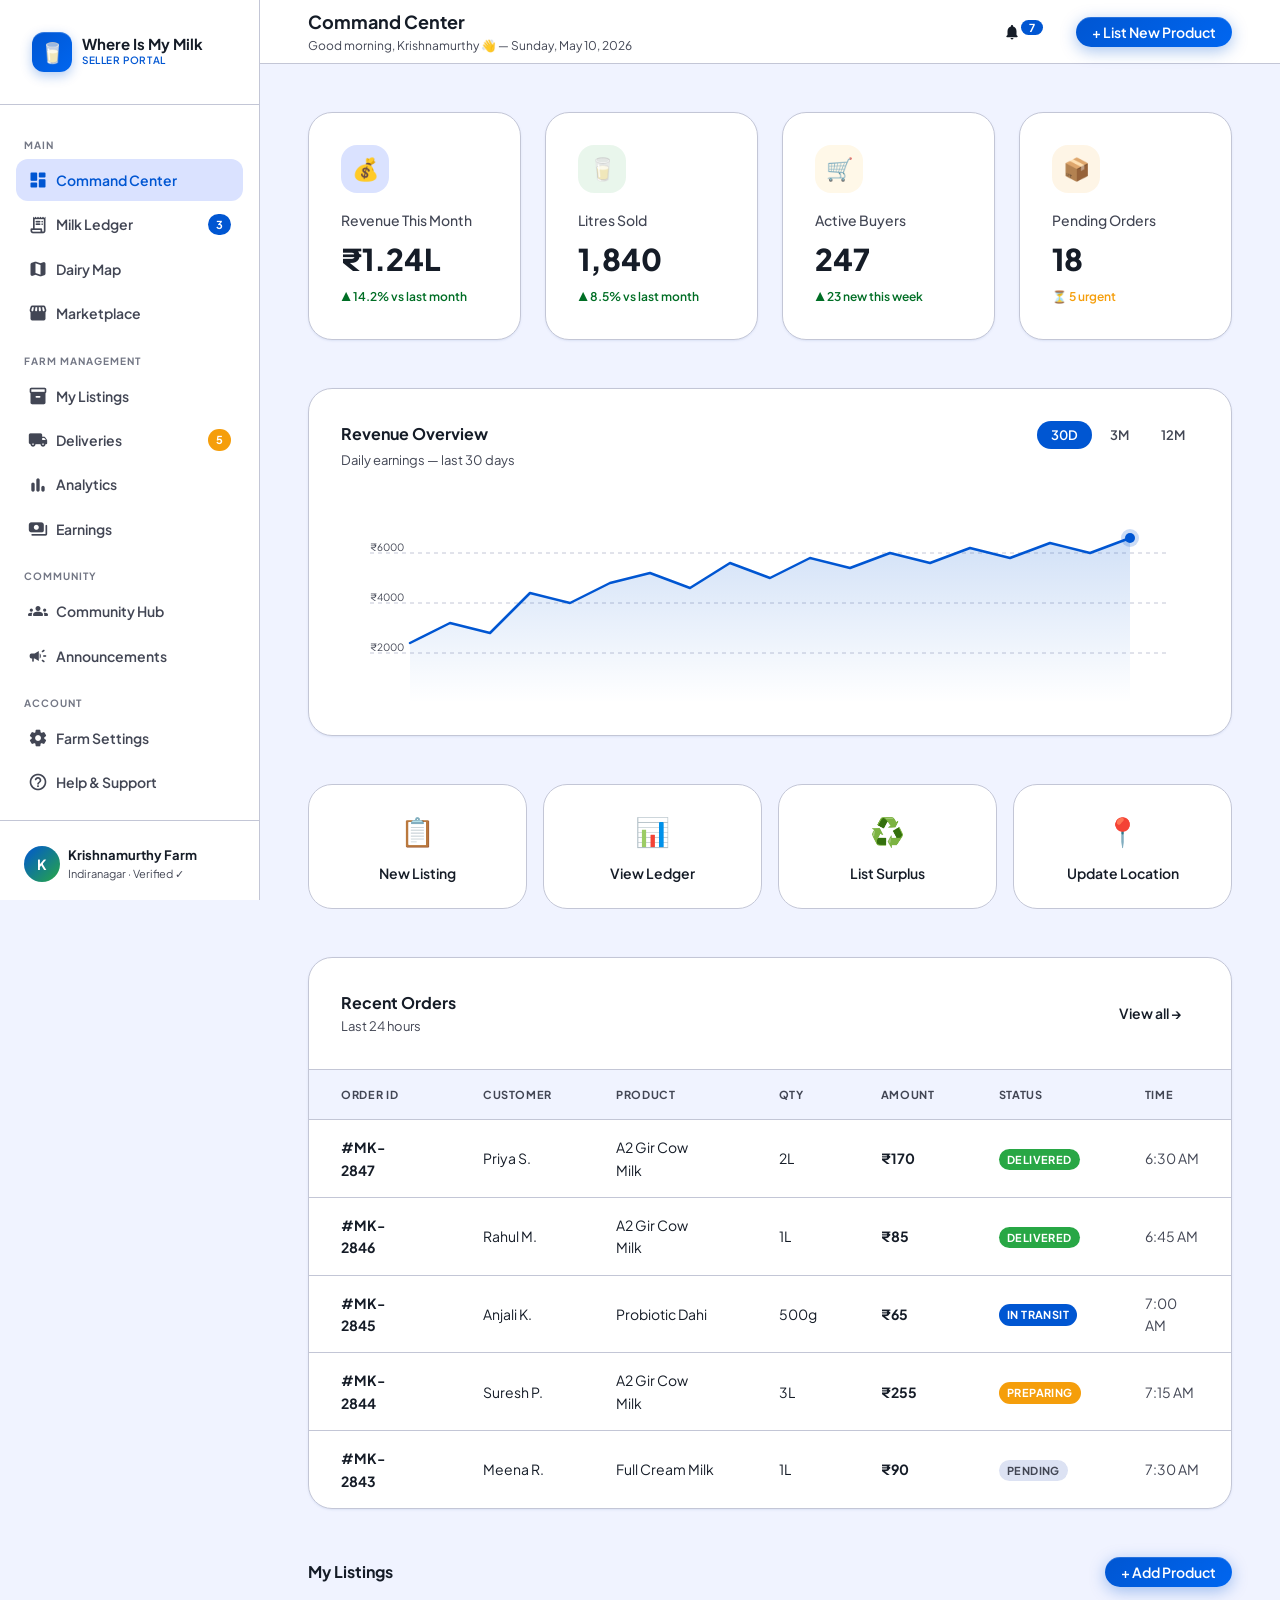
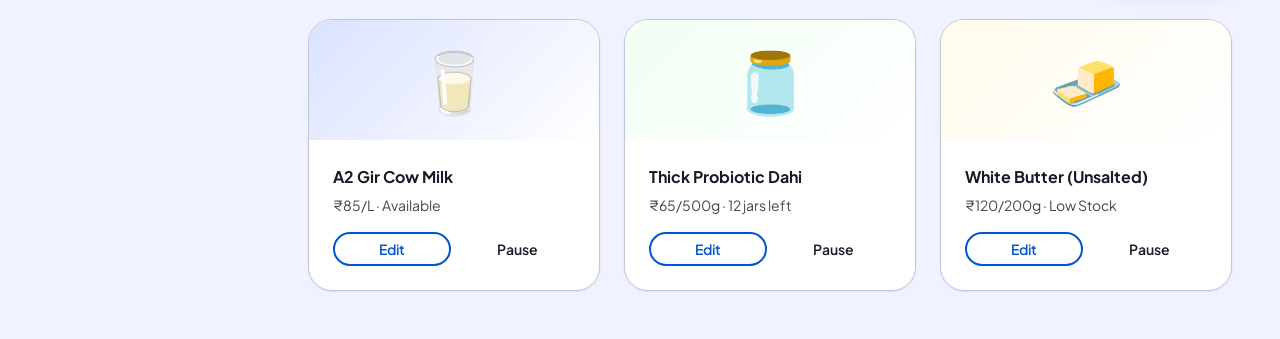
<file: html/seller-dashboard.html>
<!DOCTYPE html>
<html lang="en">
<head>
<meta charset="UTF-8">
<meta name="viewport" content="width=device-width, initial-scale=1.0">
<title>Seller Command Center | Where Is My Milk</title>
<meta name="description" content="Manage your dairy farm listings, orders, and earnings on the Where Is My Milk seller dashboard.">
<link rel="stylesheet" href="../css/design-system.css">
<link rel="stylesheet" href="../css/nav.css">
<style>
* { box-sizing: border-box; margin: 0; padding: 0; }
body { background: var(--surface-low); font-family: var(--font-family); color: var(--on-surface); }

.kpi-grid { display: grid; grid-template-columns: repeat(4, 1fr); gap: var(--sp-lg); margin-bottom: var(--sp-2xl); }
.kpi-card {
  background: var(--surface-lowest); border-radius: var(--radius-xl);
  padding: var(--sp-xl); border: 1px solid var(--outline-variant);
  box-shadow: var(--shadow-sm); transition: all var(--transition-slow);
}
.kpi-card:hover { transform: translateY(-2px); box-shadow: var(--shadow-md); }
.kpi-icon {
  width: 48px; height: 48px; border-radius: var(--radius-lg);
  display: flex; align-items: center; justify-content: center; font-size: 22px;
  margin-bottom: var(--sp-md);
}
.kpi-label { font-size: var(--body-sm); color: var(--on-surface-variant); font-weight: var(--fw-medium); margin-bottom: 4px; }
.kpi-value { font-size: 1.875rem; font-weight: var(--fw-extrabold); color: var(--on-surface); margin-bottom: 4px; }
.kpi-change { font-size: 12px; font-weight: var(--fw-semibold); display: flex; align-items: center; gap: 4px; }
.kpi-up { color: var(--secondary-dark); }
.kpi-down { color: var(--error); }

/* Chart */
.chart-card {
  background: var(--surface-lowest); border-radius: var(--radius-xl);
  border: 1px solid var(--outline-variant); box-shadow: var(--shadow-sm);
  overflow: hidden; margin-bottom: var(--sp-2xl);
}
.chart-header {
  padding: var(--sp-xl) var(--sp-xl) 0;
  display: flex; align-items: flex-start; justify-content: space-between; flex-wrap: wrap; gap: var(--sp-md);
}
.chart-tabs { display: flex; gap: 4px; }
.chart-tab {
  padding: 6px 14px; border-radius: var(--radius-full);
  font-size: 13px; font-weight: var(--fw-semibold);
  color: var(--on-surface-variant); cursor: pointer; border: none;
  background: transparent; transition: all var(--transition-fast);
}
.chart-tab.active { background: var(--primary); color: #fff; }
.chart-body { padding: var(--sp-xl); }
.chart-svg { width: 100%; height: 200px; }

/* Orders table */
.table-card {
  background: var(--surface-lowest); border-radius: var(--radius-xl);
  border: 1px solid var(--outline-variant); box-shadow: var(--shadow-sm);
  overflow: hidden; margin-bottom: var(--sp-2xl);
}
.table-header {
  padding: var(--sp-xl);
  display: flex; align-items: center; justify-content: space-between;
  border-bottom: 1px solid var(--outline-variant);
}
.data-table { width: 100%; border-collapse: collapse; }
.data-table th {
  font-size: 11px; font-weight: var(--fw-bold); letter-spacing: 0.06em;
  text-transform: uppercase; color: var(--on-surface-variant);
  padding: var(--sp-md) var(--sp-xl); text-align: left;
  background: var(--surface-low); border-bottom: 1px solid var(--outline-variant);
}
.data-table td {
  padding: var(--sp-md) var(--sp-xl); font-size: var(--body-sm);
  color: var(--on-surface); border-bottom: 1px solid var(--outline-variant);
}
.data-table tr:last-child td { border-bottom: none; }
.data-table tr:hover td { background: var(--surface-low); }
.order-id { font-weight: var(--fw-bold); color: var(--primary); }
.amount { font-weight: var(--fw-bold); color: var(--on-surface); }

/* Product listings */
.listing-grid { display: grid; grid-template-columns: repeat(3, 1fr); gap: var(--sp-lg); }
.listing-card {
  background: var(--surface-lowest); border-radius: var(--radius-xl);
  border: 1px solid var(--outline-variant); box-shadow: var(--shadow-sm); overflow: hidden;
}
.listing-img { height: 120px; display: flex; align-items: center; justify-content: center; font-size: 60px; }
.listing-body { padding: var(--sp-lg); }
.listing-name { font-size: var(--body-md); font-weight: var(--fw-bold); margin-bottom: 4px; }
.listing-sub { font-size: var(--body-sm); color: var(--on-surface-variant); margin-bottom: var(--sp-md); }
.listing-actions { display: flex; gap: var(--sp-sm); }

/* Quick actions */
.quick-actions { display: grid; grid-template-columns: repeat(4, 1fr); gap: var(--sp-md); margin-bottom: var(--sp-2xl); }
.qa-btn {
  display: flex; flex-direction: column; align-items: center; gap: 8px;
  padding: var(--sp-lg); background: var(--surface-lowest);
  border-radius: var(--radius-xl); border: 1.5px solid var(--outline-variant);
  cursor: pointer; text-decoration: none; color: var(--on-surface);
  font-size: var(--body-sm); font-weight: var(--fw-semibold);
  transition: all var(--transition-fast); text-align: center;
}
.qa-btn:hover { border-color: var(--primary); background: var(--primary-fixed); color: var(--primary); }
.qa-icon { font-size: 28px; }

@media (max-width: 1100px) { .kpi-grid { grid-template-columns: repeat(2, 1fr); } .listing-grid { grid-template-columns: repeat(2, 1fr); } }
@media (max-width: 768px) { .sidebar { display: none; } .kpi-grid { grid-template-columns: 1fr 1fr; } .quick-actions { grid-template-columns: repeat(2, 1fr); } .listing-grid { grid-template-columns: 1fr; } }
@media (max-width: 480px) { .kpi-grid { grid-template-columns: 1fr; } }
</style>
</head>
<body>
<div class="dashboard-layout">
  <!-- Sidebar -->
  <aside class="sidebar">
    <div class="sidebar-header">
      <a href="index.html" class="nav-logo">
        <div class="nav-logo-icon"></div>
        <div class="nav-logo-text">
          <span class="nav-logo-name">Where Is My Milk</span>
          <span class="nav-logo-tagline">Seller Portal</span>
        </div>
      </a>
    </div>
    <nav class="sidebar-nav">
      <span class="sidebar-section-label">Main</span>
      <a href="seller-dashboard.html" class="sidebar-link active">
        <span class="material-icons-round">dashboard</span> Command Center
      </a>
      <a href="milk-ledger.html" class="sidebar-link">
        <span class="material-icons-round">receipt_long</span> Milk Ledger
        <span class="badge badge-primary" style="margin-left:auto;">3</span>
      </a>
      <a href="dairy-map.html" class="sidebar-link">
        <span class="material-icons-round">map</span> Dairy Map
      </a>
      <a href="marketplace.html" class="sidebar-link">
        <span class="material-icons-round">storefront</span> Marketplace
      </a>
      <span class="sidebar-section-label">Farm Management</span>
      <a href="#" class="sidebar-link">
        <span class="material-icons-round">inventory_2</span> My Listings
      </a>
      <a href="#" class="sidebar-link">
        <span class="material-icons-round">local_shipping</span> Deliveries
        <span class="badge badge-warning" style="margin-left:auto;">5</span>
      </a>
      <a href="#" class="sidebar-link">
        <span class="material-icons-round">bar_chart</span> Analytics
      </a>
      <a href="#" class="sidebar-link">
        <span class="material-icons-round">payments</span> Earnings
      </a>
      <span class="sidebar-section-label">Community</span>
      <a href="community-hub.html" class="sidebar-link">
        <span class="material-icons-round">groups</span> Community Hub
      </a>
      <a href="#" class="sidebar-link">
        <span class="material-icons-round">campaign</span> Announcements
      </a>
      <span class="sidebar-section-label">Account</span>
      <a href="#" class="sidebar-link">
        <span class="material-icons-round">settings</span> Farm Settings
      </a>
      <a href="#" class="sidebar-link">
        <span class="material-icons-round">help_outline</span> Help &amp; Support
      </a>
    </nav>
    <div class="sidebar-footer">
      <div style="display:flex;align-items:center;gap:var(--sp-sm);">
        <div style="width:36px;height:36px;border-radius:50%;background:linear-gradient(135deg,var(--primary),var(--secondary));display:flex;align-items:center;justify-content:center;color:#fff;font-weight:700;font-size:14px;flex-shrink:0;">K</div>
        <div>
          <div style="font-size:13px;font-weight:700;">Krishnamurthy Farm</div>
          <div style="font-size:11px;color:var(--on-surface-variant);">Indiranagar · Verified ✓</div>
        </div>
      </div>
    </div>
  </aside>

  <!-- Main -->
  <div class="dashboard-main">
    <div class="dashboard-topbar">
      <div>
        <h1 style="font-size:18px;font-weight:700;">Command Center</h1>
        <p style="font-size:12px;color:var(--on-surface-variant);">Good morning, Krishnamurthy 👋 — Sunday, May 10, 2026</p>
      </div>
      <div style="display:flex;align-items:center;gap:var(--sp-md);">
        <button class="btn btn-ghost btn-sm">
          <span class="material-icons-round" style="font-size:18px;">notifications</span>
          <span class="badge badge-primary" style="margin-left:-4px;margin-top:-8px;">7</span>
        </button>
        <a href="marketplace.html" class="btn btn-primary btn-sm">+ List New Product</a>
      </div>
    </div>

    <div class="dashboard-content">
      <!-- KPIs -->
      <div class="kpi-grid">
        <div class="kpi-card" data-animate>
          <div class="kpi-icon" style="background:var(--primary-fixed);">💰</div>
          <div class="kpi-label">Revenue This Month</div>
          <div class="kpi-value">₹1.24L</div>
          <div class="kpi-change kpi-up">▲ 14.2% vs last month</div>
        </div>
        <div class="kpi-card" data-animate>
          <div class="kpi-icon" style="background:rgba(40,167,69,0.1);">🥛</div>
          <div class="kpi-label">Litres Sold</div>
          <div class="kpi-value">1,840</div>
          <div class="kpi-change kpi-up">▲ 8.5% vs last month</div>
        </div>
        <div class="kpi-card" data-animate>
          <div class="kpi-icon" style="background:#fff8e8;">🛒</div>
          <div class="kpi-label">Active Buyers</div>
          <div class="kpi-value">247</div>
          <div class="kpi-change kpi-up">▲ 23 new this week</div>
        </div>
        <div class="kpi-card" data-animate>
          <div class="kpi-icon" style="background:rgba(245,158,11,0.1);">📦</div>
          <div class="kpi-label">Pending Orders</div>
          <div class="kpi-value">18</div>
          <div class="kpi-change" style="color:var(--warning);">⏳ 5 urgent</div>
        </div>
      </div>

      <!-- Revenue Chart -->
      <div class="chart-card" data-animate>
        <div class="chart-header">
          <div>
            <h3 style="font-size:16px;font-weight:700;margin-bottom:4px;">Revenue Overview</h3>
            <p style="font-size:13px;color:var(--on-surface-variant);">Daily earnings — last 30 days</p>
          </div>
          <div class="chart-tabs">
            <button class="chart-tab active">30D</button>
            <button class="chart-tab">3M</button>
            <button class="chart-tab">12M</button>
          </div>
        </div>
        <div class="chart-body">
          <svg class="chart-svg" viewBox="0 0 800 200" xmlns="http://www.w3.org/2000/svg">
            <defs>
              <linearGradient id="chartGrad" x1="0" y1="0" x2="0" y2="1">
                <stop offset="0%" stop-color="rgba(0,86,210,0.18)"/>
                <stop offset="100%" stop-color="rgba(0,86,210,0)"/>
              </linearGradient>
            </defs>
            <!-- Grid lines -->
            <line x1="0" y1="50" x2="800" y2="50" stroke="var(--outline-variant)" stroke-width="1" stroke-dasharray="4 4"/>
            <line x1="0" y1="100" x2="800" y2="100" stroke="var(--outline-variant)" stroke-width="1" stroke-dasharray="4 4"/>
            <line x1="0" y1="150" x2="800" y2="150" stroke="var(--outline-variant)" stroke-width="1" stroke-dasharray="4 4"/>
            <!-- Labels -->
            <text x="0" y="48" font-size="10" fill="var(--on-surface-variant)" font-family="Plus Jakarta Sans">₹6000</text>
            <text x="0" y="98" font-size="10" fill="var(--on-surface-variant)" font-family="Plus Jakarta Sans">₹4000</text>
            <text x="0" y="148" font-size="10" fill="var(--on-surface-variant)" font-family="Plus Jakarta Sans">₹2000</text>
            <!-- Area fill -->
            <path d="M40 140 L80 120 L120 130 L160 90 L200 100 L240 80 L280 70 L320 85 L360 60 L400 75 L440 55 L480 65 L520 50 L560 60 L600 45 L640 55 L680 40 L720 50 L760 35 L760 200 L40 200 Z" fill="url(#chartGrad)"/>
            <!-- Line -->
            <path d="M40 140 L80 120 L120 130 L160 90 L200 100 L240 80 L280 70 L320 85 L360 60 L400 75 L440 55 L480 65 L520 50 L560 60 L600 45 L640 55 L680 40 L720 50 L760 35" stroke="var(--primary)" stroke-width="2.5" fill="none" stroke-linecap="round" stroke-linejoin="round"/>
            <!-- Points -->
            <circle cx="760" cy="35" r="5" fill="var(--primary)"/>
            <circle cx="760" cy="35" r="9" fill="rgba(0,86,210,0.2)"/>
          </svg>
        </div>
      </div>

      <!-- Quick Actions -->
      <div class="quick-actions" data-animate>
        <a href="#" class="qa-btn"><span class="qa-icon">📋</span>New Listing</a>
        <a href="milk-ledger.html" class="qa-btn"><span class="qa-icon">📊</span>View Ledger</a>
        <a href="community-hub.html" class="qa-btn"><span class="qa-icon">♻️</span>List Surplus</a>
        <a href="dairy-map.html" class="qa-btn"><span class="qa-icon">📍</span>Update Location</a>
      </div>

      <!-- Orders Table -->
      <div class="table-card" data-animate>
        <div class="table-header">
          <div>
            <h3 style="font-size:16px;font-weight:700;">Recent Orders</h3>
            <p style="font-size:13px;color:var(--on-surface-variant);">Last 24 hours</p>
          </div>
          <a href="milk-ledger.html" class="btn btn-ghost btn-sm">View all →</a>
        </div>
        <div style="overflow-x:auto;">
          <table class="data-table">
            <thead>
              <tr>
                <th>Order ID</th>
                <th>Customer</th>
                <th>Product</th>
                <th>Qty</th>
                <th>Amount</th>
                <th>Status</th>
                <th>Time</th>
              </tr>
            </thead>
            <tbody id="ordersBody"></tbody>
          </table>
        </div>
      </div>

      <!-- Product Listings -->
      <div data-animate>
        <div style="display:flex;align-items:center;justify-content:space-between;margin-bottom:var(--sp-xl);">
          <h3 style="font-size:16px;font-weight:700;">My Listings</h3>
          <a href="#" class="btn btn-primary btn-sm">+ Add Product</a>
        </div>
        <div class="listing-grid" id="listingGrid"></div>
      </div>
    </div>
  </div>
</div>

<script src="../js/main.js"></script>
<script>
const orders = [
  { id:'#MK-2847', customer:'Priya S.', product:'A2 Gir Cow Milk', qty:'2L', amount:'₹170', status:'Delivered', time:'6:30 AM' },
  { id:'#MK-2846', customer:'Rahul M.', product:'A2 Gir Cow Milk', qty:'1L', amount:'₹85', status:'Delivered', time:'6:45 AM' },
  { id:'#MK-2845', customer:'Anjali K.', product:'Probiotic Dahi', qty:'500g', amount:'₹65', status:'In Transit', time:'7:00 AM' },
  { id:'#MK-2844', customer:'Suresh P.', product:'A2 Gir Cow Milk', qty:'3L', amount:'₹255', status:'Preparing', time:'7:15 AM' },
  { id:'#MK-2843', customer:'Meena R.', product:'Full Cream Milk', qty:'1L', amount:'₹90', status:'Pending', time:'7:30 AM' },
];

const statusColors = { 'Delivered':'badge-success', 'In Transit':'badge-primary', 'Preparing':'badge-warning', 'Pending':'badge-neutral' };
const tbody = document.getElementById('ordersBody');
orders.forEach(o => {
  tbody.innerHTML += `<tr>
    <td class="order-id">${o.id}</td>
    <td>${o.customer}</td>
    <td>${o.product}</td>
    <td>${o.qty}</td>
    <td class="amount">${o.amount}</td>
    <td><span class="badge ${statusColors[o.status]}">${o.status}</span></td>
    <td style="color:var(--on-surface-variant);">${o.time}</td>
  </tr>`;
});

const listings = [
  { emoji:'🥛', name:'A2 Gir Cow Milk', price:'₹85/L', stock:'Available', color:'var(--primary-fixed)', status:'active' },
  { emoji:'🫙', name:'Thick Probiotic Dahi', price:'₹65/500g', stock:'12 jars left', color:'#f0fff4', status:'active' },
  { emoji:'🧈', name:'White Butter (Unsalted)', price:'₹120/200g', stock:'Low Stock', color:'#fffbeb', status:'low' },
];

const lg = document.getElementById('listingGrid');
listings.forEach(l => {
  lg.innerHTML += `<div class="listing-card">
    <div class="listing-img" style="background:linear-gradient(135deg,${l.color},white);">${l.emoji}</div>
    <div class="listing-body">
      <div class="listing-name">${l.name}</div>
      <div class="listing-sub">${l.price} · ${l.stock}</div>
      <div class="listing-actions">
        <button class="btn btn-outline btn-sm" style="flex:1;">Edit</button>
        <button class="btn btn-ghost btn-sm" style="flex:1;">Pause</button>
      </div>
    </div>
  </div>`;
});

document.querySelectorAll('.chart-tab').forEach(t => {
  t.addEventListener('click', () => { document.querySelectorAll('.chart-tab').forEach(x => x.classList.remove('active')); t.classList.add('active'); });
});
</script>
</body>
</html>
</file>
<file: css/design-system.css>
@import url('https://fonts.googleapis.com/css2?family=Plus+Jakarta+Sans:wght@300;400;500;600;700;800&display=swap');
@import url('https://fonts.googleapis.com/icon?family=Material+Icons+Round');

:root {
  /* Primary — Safety Blue */
  --primary: #0056D2;
  --primary-dark: #0040a1;
  --primary-light: #dae2ff;
  --primary-fixed: #dae2ff;
  --primary-fixed-dim: #b2c5ff;
  --on-primary: #ffffff;
  --on-primary-container: #ccd8ff;
  --inverse-primary: #b2c5ff;

  /* Secondary — Fresh Green */
  --secondary: #28A745;
  --secondary-dark: #006e25;
  --secondary-container: #80f98b;
  --secondary-fixed: #83fc8e;
  --on-secondary: #ffffff;
  --on-secondary-container: #007327;

  /* Tertiary — Neutral */
  --tertiary: #464748;
  --tertiary-container: #5d5f5f;
  --on-tertiary: #ffffff;
  --on-tertiary-container: #d9d9d9;

  /* Surface Hierarchy */
  --surface: #f9f9ff;
  --surface-dim: #d3daea;
  --surface-bright: #f9f9ff;
  --surface-lowest: #ffffff;
  --surface-low: #f0f3ff;
  --surface-container: #e7eefe;
  --surface-container-high: #e2e8f8;
  --surface-container-highest: #dce2f3;
  --surface-variant: #dce2f3;
  --surface-tint: #0056d2;

  /* On-Surface */
  --on-surface: #151c27;
  --on-surface-variant: #424654;
  --inverse-surface: #2a313d;
  --inverse-on-surface: #ebf1ff;

  /* Outline */
  --outline: #737785;
  --outline-variant: #c3c6d6;

  /* Semantic */
  --error: #ba1a1a;
  --on-error: #ffffff;
  --error-container: #ffdad6;
  --success: #28A745;
  --warning: #f59e0b;
  --background: #f9f9ff;

  /* ─── Typography ─── */
  --font-family: 'Plus Jakarta Sans', sans-serif;
  --h1-size: 3rem;
  /* 48px */
  --h2-size: 2rem;
  /* 32px */
  --h3-size: 1.5rem;
  /* 24px */
  --h4-size: 1.25rem;
  /* 20px */
  --body-lg: 1.125rem;
  /* 18px */
  --body-md: 1rem;
  /* 16px */
  --body-sm: 0.875rem;
  /* 14px */
  --label-sm: 0.75rem;
  /* 12px */

  --fw-regular: 400;
  --fw-medium: 500;
  --fw-semibold: 600;
  --fw-bold: 700;
  --fw-extrabold: 800;

  --lh-tight: 1.2;
  --lh-snug: 1.3;
  --lh-normal: 1.5;
  --lh-relaxed: 1.6;

  /* ─── Spacing (8px base) ─── */
  --sp-xs: 4px;
  --sp-sm: 8px;
  --sp-md: 16px;
  --sp-lg: 24px;
  --sp-xl: 32px;
  --sp-2xl: 48px;
  --sp-3xl: 64px;
  --sp-4xl: 80px;
  --sp-5xl: 96px;
  --sp-6xl: 120px;

  /* ─── Border Radius ─── */
  --radius-xs: 4px;
  --radius-sm: 8px;
  --radius-md: 12px;
  --radius-lg: 16px;
  --radius-xl: 24px;
  --radius-2xl: 32px;
  --radius-full: 9999px;

  /* ─── Shadows / Elevation ─── */
  --shadow-sm: 0 1px 3px rgba(0, 64, 161, 0.06), 0 1px 2px rgba(0, 64, 161, 0.04);
  --shadow-md: 0 4px 16px rgba(0, 64, 161, 0.08), 0 2px 6px rgba(0, 64, 161, 0.05);
  --shadow-lg: 0 8px 32px rgba(0, 64, 161, 0.10), 0 4px 12px rgba(0, 64, 161, 0.06);
  --shadow-xl: 0 16px 48px rgba(0, 64, 161, 0.12), 0 6px 18px rgba(0, 64, 161, 0.08);
  --shadow-card: 0 2px 8px rgba(0, 64, 161, 0.06), 0 8px 32px rgba(0, 64, 161, 0.08);
  --shadow-float: 0 8px 40px rgba(0, 64, 161, 0.15);

  /* ─── Glass ─── */
  --glass-bg: rgba(255, 255, 255, 0.65);
  --glass-bg-strong: rgba(255, 255, 255, 0.85);
  --glass-border: rgba(255, 255, 255, 0.20);
  --glass-blur: blur(16px);
  --glass-blur-sm: blur(8px);

  /* ─── Transitions ─── */
  --transition-fast: 200ms ease-out;
  --transition-base: 300ms ease-in-out;
  --transition-slow: 400ms ease-in-out;

  /* ─── Layout ─── */
  --container-max: 1280px;
  --container-xl: 1440px;
  --gutter: clamp(16px, 4vw, 32px);
  --nav-height: 72px;
}

/* ─────────────────────────────────────────
   CSS RESET & BASE
   ───────────────────────────────────────── */
*,
*::before,
*::after {
  box-sizing: border-box;
  margin: 0;
  padding: 0;
}

html {
  scroll-behavior: smooth;
  -webkit-font-smoothing: antialiased;
  -moz-osx-font-smoothing: grayscale;
}

body {
  font-family: var(--font-family);
  font-size: var(--body-md);
  font-weight: var(--fw-regular);
  line-height: var(--lh-relaxed);
  color: var(--on-surface);
  background-color: var(--background);
  overflow-x: hidden;
}

img,
svg {
  display: block;
  max-width: 100%;
}

a {
  color: inherit;
  text-decoration: none;
}

ul,
ol {
  list-style: none;
}

button,
input,
select,
textarea {
  font-family: inherit;
}

/* ─────────────────────────────────────────
   LAYOUT UTILITIES
   ───────────────────────────────────────── */
.container {
  width: 100%;
  max-width: var(--container-max);
  margin-inline: auto;
  padding-inline: var(--gutter);
}

.container-xl {
  width: 100%;
  max-width: var(--container-xl);
  margin-inline: auto;
  padding-inline: var(--gutter);
}

.flex {
  display: flex;
}

.flex-col {
  flex-direction: column;
}

.items-center {
  align-items: center;
}

.justify-center {
  justify-content: center;
}

.justify-between {
  justify-content: space-between;
}

.gap-sm {
  gap: var(--sp-sm);
}

.gap-md {
  gap: var(--sp-md);
}

.gap-lg {
  gap: var(--sp-lg);
}

.grid-2 {
  display: grid;
  grid-template-columns: repeat(2, 1fr);
  gap: var(--sp-lg);
}

.grid-3 {
  display: grid;
  grid-template-columns: repeat(3, 1fr);
  gap: var(--sp-lg);
}

.grid-4 {
  display: grid;
  grid-template-columns: repeat(4, 1fr);
  gap: var(--sp-lg);
}

.text-center {
  text-align: center;
}

.text-right {
  text-align: right;
}

/* ─────────────────────────────────────────
   TYPOGRAPHY CLASSES
   ───────────────────────────────────────── */
.display {
  font-size: clamp(2.5rem, 5vw, 3.75rem);
  font-weight: var(--fw-extrabold);
  line-height: var(--lh-tight);
  letter-spacing: -0.025em;
  color: var(--on-surface);
}

.h1 {
  font-size: clamp(2rem, 4vw, var(--h1-size));
  font-weight: var(--fw-bold);
  line-height: var(--lh-tight);
  letter-spacing: -0.02em;
}

.h2 {
  font-size: clamp(1.5rem, 3vw, var(--h2-size));
  font-weight: var(--fw-semibold);
  line-height: var(--lh-snug);
  letter-spacing: -0.01em;
}

.h3 {
  font-size: var(--h3-size);
  font-weight: var(--fw-semibold);
  line-height: 1.4;
}

.h4 {
  font-size: var(--h4-size);
  font-weight: var(--fw-semibold);
  line-height: 1.4;
}

.body-lg {
  font-size: var(--body-lg);
  line-height: var(--lh-relaxed);
}
.body-md {
  font-size: var(--body-md);
  line-height: var(--lh-relaxed);
}
.body-sm {
  font-size: var(--body-sm);
  line-height: var(--lh-normal);
}
.label {
  font-size: var(--body-sm);
  font-weight: var(--fw-semibold);
  line-height: 1.2;
}

.label-sm {
  font-size: var(--label-sm);
  font-weight: var(--fw-semibold);
  line-height: 1.2;
  letter-spacing: 0.04em;
  text-transform: uppercase;
}

.text-primary {
  color: var(--primary);
}

.text-secondary {
  color: var(--secondary);
}

.text-muted {
  color: var(--on-surface-variant);
}

.text-white {
  color: #fff;
}

/* ─────────────────────────────────────────
   BUTTONS
   ───────────────────────────────────────── */
.btn {
  display: inline-flex;
  align-items: center;
  justify-content: center;
  gap: var(--sp-xs);
  padding: 12px 24px;
  border-radius: var(--radius-full);
  font-family: var(--font-family);
  font-size: var(--body-md);
  font-weight: var(--fw-semibold);
  line-height: 1;
  cursor: pointer;
  border: none;
  transition: all var(--transition-base);
  text-decoration: none;
  white-space: nowrap;
  position: relative;
  overflow: hidden;
}

.btn::before {
  content: '';
  position: absolute;
  inset: 0;
  background: rgba(255, 255, 255, 0);
  transition: background var(--transition-fast);
}

.btn:hover::before {
  background: rgba(255, 255, 255, 0.12);
}

.btn-primary {
  background: linear-gradient(135deg, var(--primary) 0%, #0066f0 100%);
  color: var(--on-primary);
  box-shadow: 0 4px 16px rgba(0, 86, 210, 0.35), inset 0 1px 0 rgba(255, 255, 255, 0.15);
}

.btn-primary:hover {
  box-shadow: 0 6px 24px rgba(0, 86, 210, 0.45), inset 0 1px 0 rgba(255, 255, 255, 0.15);
  transform: translateY(-1px);
}

.btn-primary:active {
  transform: translateY(0);
  box-shadow: 0 2px 8px rgba(0, 86, 210, 0.3);
}

.btn-secondary {
  background: linear-gradient(135deg, var(--secondary) 0%, #22963f 100%);
  color: var(--on-secondary);
  box-shadow: 0 4px 16px rgba(40, 167, 69, 0.30), inset 0 1px 0 rgba(255, 255, 255, 0.15);
}

.btn-secondary:hover {
  box-shadow: 0 6px 24px rgba(40, 167, 69, 0.40);
  transform: translateY(-1px);
}

.btn-outline {
  background: transparent;
  color: var(--primary);
  border: 2px solid var(--primary);
  box-shadow: none;
}

.btn-outline:hover {
  background: var(--primary-fixed);
  box-shadow: var(--shadow-sm);
}

.btn-ghost {
  background: var(--glass-bg);
  color: var(--on-surface);
  border: 1px solid var(--glass-border);
  backdrop-filter: var(--glass-blur-sm);
}

.btn-ghost:hover {
  background: var(--glass-bg-strong);
  box-shadow: var(--shadow-sm);
}

.btn-sm {
  padding: 8px 16px;
  font-size: var(--body-sm);
}

.btn-lg {
  padding: 16px 32px;
  font-size: var(--body-lg);
}

.btn-icon {
  width: 44px;
  height: 44px;
  padding: 0;
  border-radius: var(--radius-full);
}

/* ─────────────────────────────────────────
   CARDS
   ───────────────────────────────────────── */
.card {
  background: var(--surface-lowest);
  border-radius: var(--radius-xl);
  padding: var(--sp-xl);
  box-shadow: var(--shadow-card);
  transition: all var(--transition-slow);
  border: 1px solid var(--surface-container);
}

.card:hover {
  transform: translateY(-4px) scale(1.005);
  box-shadow: var(--shadow-xl);
}

.card-glass {
  background: var(--glass-bg);
  backdrop-filter: var(--glass-blur);
  border: 1px solid var(--glass-border);
  border-radius: var(--radius-xl);
  box-shadow: var(--shadow-card);
}

.card-surface {
  background: var(--surface-low);
  border-radius: var(--radius-xl);
  padding: var(--sp-xl);
  border: 1px solid var(--outline-variant);
}

/* ─────────────────────────────────────────
   CHIPS & TAGS
   ───────────────────────────────────────── */
.chip {
  display: inline-flex;
  align-items: center;
  gap: 6px;
  padding: 4px 12px;
  border-radius: var(--radius-full);
  font-size: var(--body-sm);
  font-weight: var(--fw-semibold);
  line-height: 1.4;
}

.chip-primary {
  background: var(--primary-fixed);
  color: var(--primary-dark);
}

.chip-secondary {
  background: rgba(40, 167, 69, 0.12);
  color: var(--secondary-dark);
}

.chip-surface {
  background: var(--surface-container);
  color: var(--on-surface-variant);
}

.chip-outline {
  background: transparent;
  color: var(--outline);
  border: 1px solid var(--outline-variant);
}
.chip-success {
  background: rgba(40, 167, 69, 0.1);
  color: #1a7a33;
}
.chip-warning {
  background: rgba(245, 158, 11, 0.1);
  color: #b45309;
}
.chip-error {
  background: var(--error-container);
  color: var(--error);
}
.input-field {
  width: 100%;
  padding: 12px 16px;
  background: rgba(255, 255, 255, 0.7);
  border: 1.5px solid var(--outline-variant);
  border-radius: var(--radius-md);
  font-family: var(--font-family);
  font-size: var(--body-md);
  color: var(--on-surface);
  transition: all var(--transition-fast);
  outline: none;
  backdrop-filter: var(--glass-blur-sm);
}

.input-field:focus {
  border-color: var(--primary);
  background: var(--primary-fixed);
  box-shadow: 0 0 0 3px rgba(0, 86, 210, 0.12);
}

.input-field::placeholder {
  color: var(--outline);
}

.input-search {
  padding-left: 44px;
  background-image: url("data:image/svg+xml,%3Csvg xmlns='http://www.w3.org/2000/svg' width='20' height='20' fill='%23737785' viewBox='0 0 24 24'%3E%3Cpath d='M15.5 14h-.79l-.28-.27A6.471 6.471 0 0 0 16 9.5 6.5 6.5 0 1 0 9.5 16c1.61 0 3.09-.59 4.23-1.57l.27.28v.79l5 4.99L20.49 19l-4.99-5zm-6 0C7.01 14 5 11.99 5 9.5S7.01 5 9.5 5 14 7.01 14 9.5 11.99 14 9.5 14z'/%3E%3C/svg%3E");
  background-repeat: no-repeat;
  background-position: 14px center;
}

.select-field {
  width: 100%;
  padding: 12px 40px 12px 16px;
  background: rgba(255, 255, 255, 0.7);
  border: 1.5px solid var(--outline-variant);
  border-radius: var(--radius-md);
  font-family: var(--font-family);
  font-size: var(--body-md);
  color: var(--on-surface);
  appearance: none;
  cursor: pointer;
  outline: none;
  transition: all var(--transition-fast);
  background-image: url("data:image/svg+xml,%3Csvg xmlns='http://www.w3.org/2000/svg' width='20' height='20' fill='%23737785' viewBox='0 0 24 24'%3E%3Cpath d='M7 10l5 5 5-5z'/%3E%3C/svg%3E");
  background-repeat: no-repeat;
  background-position: right 12px center;
}

.select-field:focus {
  border-color: var(--primary);
  box-shadow: 0 0 0 3px rgba(0, 86, 210, 0.12);
}
.badge {
  display: inline-block;
  padding: 2px 8px;
  border-radius: var(--radius-full);
  font-size: 11px;
  font-weight: var(--fw-bold);
  letter-spacing: 0.04em;
  text-transform: uppercase;
}
.badge-primary {
  background: var(--primary);
  color: #fff;
}
.badge-success {
  background: var(--secondary);
  color: #fff;
}

.badge-warning {
  background: #f59e0b;
  color: #fff;
}

.badge-error {
  background: var(--error);
  color: #fff;
}

.badge-neutral {
  background: var(--surface-container-highest);
  color: var(--on-surface-variant);
}

.status-dot {
  width: 8px;
  height: 8px;
  border-radius: var(--radius-full);
  display: inline-block;
}

.status-online {
  background: var(--secondary);
  box-shadow: 0 0 0 2px rgba(40, 167, 69, 0.25);
}

.status-away {
  background: #f59e0b;
}

.status-offline {
  background: var(--outline);
}

/* ─────────────────────────────────────────
   SECTION HELPERS
   ───────────────────────────────────────── */
.section {
  padding-block: var(--sp-5xl);
}

.section-sm {
  padding-block: var(--sp-3xl);
}

.section-header {
  margin-bottom: var(--sp-3xl);
}

.section-eyebrow {
  display: inline-flex;
  align-items: center;
  gap: 8px;
  font-size: var(--body-sm);
  font-weight: var(--fw-bold);
  letter-spacing: 0.06em;
  text-transform: uppercase;
  color: var(--primary);
  margin-bottom: var(--sp-md);
}

.section-eyebrow::before {
  content: '';
  width: 24px;
  height: 2px;
  background: var(--primary);
  border-radius: var(--radius-full);
}

.divider {
  height: 1px;
  background: var(--outline-variant);
  border: none;
  margin-block: var(--sp-2xl);
}

/* ─────────────────────────────────────────
   PROGRESS & STAT BARS
   ───────────────────────────────────────── */
.progress-bar {
  width: 100%;
  height: 8px;
  background: var(--surface-container);
  border-radius: var(--radius-full);
  overflow: hidden;
}

.progress-fill {
  height: 100%;
  background: linear-gradient(90deg, var(--primary), var(--primary-light));
  border-radius: var(--radius-full);
  transition: width 0.6s ease-out;
}

.progress-fill-green {
  background: linear-gradient(90deg, var(--secondary), var(--secondary-container));
}

/* ─────────────────────────────────────────
   STAT CARD
   ───────────────────────────────────────── */
.stat-card {
  background: var(--surface-lowest);
  border-radius: var(--radius-xl);
  padding: var(--sp-xl) var(--sp-2xl);
  box-shadow: var(--shadow-card);
  border: 1px solid var(--surface-container);
  text-align: center;
}

.stat-value {
  font-size: clamp(2rem, 4vw, 3rem);
  font-weight: var(--fw-extrabold);
  color: var(--primary);
  line-height: 1;
  margin-bottom: var(--sp-xs);
}

.stat-label {
  font-size: var(--body-sm);
  color: var(--on-surface-variant);
  font-weight: var(--fw-medium);
}

/* ─────────────────────────────────────────
   ANIMATIONS
   ───────────────────────────────────────── */
@keyframes fadeInUp {
  from {
    opacity: 0;
    transform: translateY(24px);
  }

  to {
    opacity: 1;
    transform: translateY(0);
  }
}

@keyframes fadeIn {
  from {
    opacity: 0;
  }

  to {
    opacity: 1;
  }
}

@keyframes scaleIn {
  from {
    opacity: 0;
    transform: scale(0.92);
  }

  to {
    opacity: 1;
    transform: scale(1);
  }
}

@keyframes float {

  0%,
  100% {
    transform: translateY(0px);
  }

  50% {
    transform: translateY(-12px);
  }
}

@keyframes pulse-glow {

  0%,
  100% {
    box-shadow: 0 0 0 0 rgba(0, 86, 210, 0.3);
  }

  50% {
    box-shadow: 0 0 0 12px rgba(0, 86, 210, 0);
  }
}

@keyframes spin-slow {
  from {
    transform: rotate(0deg);
  }

  to {
    transform: rotate(360deg);
  }
}

@keyframes shimmer {
  0% {
    background-position: -400px 0;
  }

  100% {
    background-position: 400px 0;
  }
}

.animate-float {
  animation: float 5s ease-in-out infinite;
}

.animate-fade-up {
  animation: fadeInUp 0.6s ease-out both;
}

.animate-pulse-glow {
  animation: pulse-glow 2s ease-in-out infinite;
}

/* Staggered animation delays */
.delay-1 {
  animation-delay: 0.1s;
}

.delay-2 {
  animation-delay: 0.2s;
}

.delay-3 {
  animation-delay: 0.3s;
}

.delay-4 {
  animation-delay: 0.4s;
}

.delay-5 {
  animation-delay: 0.5s;
}

/* ─────────────────────────────────────────
   RESPONSIVE UTILITIES
   ───────────────────────────────────────── */
@media (max-width: 1024px) {
  .grid-4 {
    grid-template-columns: repeat(2, 1fr);
  }
}

@media (max-width: 768px) {

  .grid-3,
  .grid-4 {
    grid-template-columns: repeat(2, 1fr);
  }

  .grid-2 {
    grid-template-columns: 1fr;
  }

  .section {
    padding-block: var(--sp-4xl);
  }

  .hide-mobile {
    display: none !important;
  }
}

@media (max-width: 480px) {

  .grid-3,
  .grid-4 {
    grid-template-columns: 1fr;
  }

  .section {
    padding-block: var(--sp-2xl);
  }
}

/* ─────────────────────────────────────────
   SCROLLBAR STYLING
   ───────────────────────────────────────── */
::-webkit-scrollbar {
  width: 6px;
  height: 6px;
}

::-webkit-scrollbar-track {
  background: var(--surface-container);
}

::-webkit-scrollbar-thumb {
  background: var(--primary-fixed-dim);
  border-radius: var(--radius-full);
}

::-webkit-scrollbar-thumb:hover {
  background: var(--primary);
}
</file>
<file: css/nav.css>
/* ============================================================
   WHERE IS MY MILK — Navigation Styles
   ============================================================ */

/* ─── Top Nav ─── */
.nav {
  position: fixed;
  top: 0;
  left: 0;
  right: 0;
  z-index: 100;
  height: var(--nav-height);
  display: flex;
  align-items: center;
  background: rgba(249, 249, 255, 0.80);
  backdrop-filter: var(--glass-blur);
  -webkit-backdrop-filter: var(--glass-blur);
  border-bottom: 1px solid var(--glass-border);
  transition: all var(--transition-base);
}

.nav.scrolled {
  background: rgba(249, 249, 255, 0.96);
  box-shadow: var(--shadow-md);
}

.nav-inner {
  width: 100%;
  max-width: var(--container-max);
  margin-inline: auto;
  padding-inline: var(--gutter);
  display: flex;
  align-items: center;
  gap: var(--sp-2xl);
}

/* Logo */
.nav-logo {
  display: flex;
  align-items: center;
  gap: 10px;
  flex-shrink: 0;
  text-decoration: none;
}

.nav-logo-icon {
  width: 40px;
  height: 40px;
  background: linear-gradient(135deg, var(--primary) 0%, #0066f0 100%);
  border-radius: var(--radius-md);
  display: flex;
  align-items: center;
  justify-content: center;
  box-shadow: 0 4px 12px rgba(0, 86, 210, 0.3), inset 0 1px 0 rgba(255,255,255,0.2);
  position: relative;
  overflow: hidden;
}

.nav-logo-icon::before {
  content: '🥛';
  font-size: 20px;
  line-height: 1;
}

.nav-logo-text {
  display: flex;
  flex-direction: column;
}

.nav-logo-name {
  font-size: 15px;
  font-weight: var(--fw-bold);
  color: var(--on-surface);
  line-height: 1.1;
}

.nav-logo-tagline {
  font-size: 10px;
  font-weight: var(--fw-semibold);
  letter-spacing: 0.06em;
  text-transform: uppercase;
  color: var(--primary);
}

/* Navigation Links */
.nav-links {
  display: flex;
  align-items: center;
  gap: var(--sp-xs);
  flex: 1;
}

.nav-link {
  display: flex;
  align-items: center;
  gap: 6px;
  padding: 8px 14px;
  border-radius: var(--radius-md);
  font-size: var(--body-sm);
  font-weight: var(--fw-semibold);
  color: var(--on-surface-variant);
  text-decoration: none;
  transition: all var(--transition-fast);
  white-space: nowrap;
}

.nav-link:hover {
  color: var(--on-surface);
  background: var(--surface-container);
}

.nav-link.active {
  color: var(--primary);
  background: var(--primary-fixed);
}

.nav-link .material-icons-round {
  font-size: 18px;
}

/* Nav Actions */
.nav-actions {
  display: flex;
  align-items: center;
  gap: var(--sp-sm);
  flex-shrink: 0;
}

.nav-avatar {
  width: 36px;
  height: 36px;
  border-radius: var(--radius-full);
  background: linear-gradient(135deg, var(--primary) 0%, var(--secondary) 100%);
  display: flex;
  align-items: center;
  justify-content: center;
  color: #fff;
  font-size: var(--body-sm);
  font-weight: var(--fw-bold);
  cursor: pointer;
  border: 2px solid var(--glass-border);
  box-shadow: var(--shadow-sm);
  transition: all var(--transition-fast);
}

.nav-avatar:hover {
  transform: scale(1.08);
  box-shadow: var(--shadow-md);
}

/* Mobile hamburger */
.nav-hamburger {
  display: none;
  flex-direction: column;
  gap: 5px;
  cursor: pointer;
  padding: 8px;
  border-radius: var(--radius-sm);
  background: transparent;
  border: none;
  margin-left: auto;
}

.nav-hamburger span {
  display: block;
  width: 22px;
  height: 2px;
  background: var(--on-surface);
  border-radius: var(--radius-full);
  transition: all var(--transition-base);
}

/* Mobile Menu */
.nav-mobile {
  display: none;
  position: fixed;
  top: var(--nav-height);
  left: 0;
  right: 0;
  background: var(--surface-lowest);
  border-bottom: 1px solid var(--outline-variant);
  padding: var(--sp-lg);
  box-shadow: var(--shadow-lg);
  z-index: 99;
  flex-direction: column;
  gap: var(--sp-xs);
}

.nav-mobile.open {
  display: flex;
}

.nav-mobile .nav-link {
  padding: 12px 16px;
  border-radius: var(--radius-md);
  font-size: var(--body-md);
}

.nav-mobile .nav-actions {
  margin-top: var(--sp-md);
  padding-top: var(--sp-md);
  border-top: 1px solid var(--outline-variant);
  width: 100%;
  flex-direction: column;
}

.nav-mobile .btn {
  width: 100%;
  justify-content: center;
}

/* ─── Page Offset ─── */
.page-offset {
  padding-top: var(--nav-height);
}

/* ─── Sidebar Nav (Dashboard) ─── */
.sidebar {
  width: 260px;
  flex-shrink: 0;
  background: var(--surface-lowest);
  border-right: 1px solid var(--outline-variant);
  display: flex;
  flex-direction: column;
  height: 100vh;
  position: sticky;
  top: 0;
  overflow-y: auto;
}

.sidebar-header {
  padding: var(--sp-xl);
  border-bottom: 1px solid var(--outline-variant);
}

.sidebar-nav {
  padding: var(--sp-md);
  flex: 1;
  display: flex;
  flex-direction: column;
  gap: 2px;
}

.sidebar-section-label {
  font-size: 10px;
  font-weight: var(--fw-bold);
  letter-spacing: 0.1em;
  text-transform: uppercase;
  color: var(--outline);
  padding: var(--sp-md) var(--sp-sm) var(--sp-xs);
}

.sidebar-link {
  display: flex;
  align-items: center;
  gap: var(--sp-sm);
  padding: 10px 12px;
  border-radius: var(--radius-md);
  color: var(--on-surface-variant);
  font-size: var(--body-sm);
  font-weight: var(--fw-semibold);
  text-decoration: none;
  transition: all var(--transition-fast);
}

.sidebar-link:hover {
  color: var(--on-surface);
  background: var(--surface-container);
}

.sidebar-link.active {
  color: var(--primary);
  background: var(--primary-fixed);
}

.sidebar-link .material-icons-round {
  font-size: 20px;
}

.sidebar-link .badge {
  margin-left: auto;
}

.sidebar-footer {
  padding: var(--sp-lg);
  border-top: 1px solid var(--outline-variant);
}

/* ─── Dashboard Layout ─── */
.dashboard-layout {
  display: flex;
  min-height: 100vh;
  background: var(--surface-low);
}

.dashboard-main {
  flex: 1;
  min-width: 0;
  display: flex;
  flex-direction: column;
}

.dashboard-topbar {
  height: 64px;
  background: var(--surface-lowest);
  border-bottom: 1px solid var(--outline-variant);
  display: flex;
  align-items: center;
  justify-content: space-between;
  padding-inline: var(--sp-2xl);
  flex-shrink: 0;
  position: sticky;
  top: 0;
  z-index: 50;
}

.dashboard-content {
  flex: 1;
  padding: var(--sp-2xl);
  overflow-y: auto;
}

/* Responsive sidebar */
@media (max-width: 1024px) {
  .sidebar {
    display: none;
  }
}

/* ─── Responsive Nav ─── */
@media (max-width: 768px) {
  .nav-links, .nav-actions {
    display: none;
  }

  .nav-hamburger {
    display: flex;
  }
}
</file>
<file: css/landing.css>
/* ============================================================
   WHERE IS MY MILK — Landing Page Styles
   ============================================================ */

/* ─── Hero ─── */
.hero {
  min-height: 100vh;
  display: flex;
  align-items: center;
  position: relative;
  overflow: hidden;
  background: linear-gradient(160deg, #ffffff 0%, #f0f3ff 40%, #e7eefe 100%);
  padding-top: var(--nav-height);
}

.hero::before {
  content: '';
  position: absolute;
  width: 800px;
  height: 800px;
  border-radius: 50%;
  background: radial-gradient(circle, rgba(0,86,210,0.06) 0%, transparent 70%);
  top: -200px;
  right: -200px;
  pointer-events: none;
}

.hero::after {
  content: '';
  position: absolute;
  width: 600px;
  height: 600px;
  border-radius: 50%;
  background: radial-gradient(circle, rgba(40,167,69,0.05) 0%, transparent 70%);
  bottom: -100px;
  left: 10%;
  pointer-events: none;
}

.hero-inner {
  display: grid;
  grid-template-columns: 1fr 1fr;
  gap: var(--sp-5xl);
  align-items: center;
  padding-block: var(--sp-5xl);
}

.hero-content {
  max-width: 580px;
}

.hero-eyebrow {
  display: inline-flex;
  align-items: center;
  gap: 8px;
  padding: 6px 14px 6px 6px;
  background: var(--primary-fixed);
  border-radius: var(--radius-full);
  border: 1px solid rgba(0,86,210,0.15);
  margin-bottom: var(--sp-xl);
}

.hero-eyebrow-dot {
  width: 8px;
  height: 8px;
  border-radius: 50%;
  background: var(--secondary);
  animation: pulse-glow 2s infinite;
}

.hero-eyebrow-text {
  font-size: var(--body-sm);
  font-weight: var(--fw-bold);
  color: var(--primary-dark);
  letter-spacing: 0.02em;
}

.hero-title {
  font-size: clamp(2.5rem, 5vw, 4rem);
  font-weight: var(--fw-extrabold);
  line-height: 1.1;
  letter-spacing: -0.03em;
  color: var(--on-surface);
  margin-bottom: var(--sp-xl);
}

.hero-title .highlight {
  background: linear-gradient(135deg, var(--primary) 0%, #0080ff 100%);
  -webkit-background-clip: text;
  -webkit-text-fill-color: transparent;
  background-clip: text;
}

.hero-title .highlight-green {
  background: linear-gradient(135deg, var(--secondary) 0%, #1aab3e 100%);
  -webkit-background-clip: text;
  -webkit-text-fill-color: transparent;
  background-clip: text;
}

.hero-desc {
  font-size: var(--body-lg);
  color: var(--on-surface-variant);
  line-height: var(--lh-relaxed);
  margin-bottom: var(--sp-2xl);
  max-width: 500px;
}

.hero-actions {
  display: flex;
  flex-wrap: wrap;
  gap: var(--sp-md);
  margin-bottom: var(--sp-3xl);
}

.hero-trust {
  display: flex;
  align-items: center;
  gap: var(--sp-lg);
  flex-wrap: wrap;
}

.hero-trust-item {
  display: flex;
  align-items: center;
  gap: 8px;
  font-size: var(--body-sm);
  color: var(--on-surface-variant);
  font-weight: var(--fw-medium);
}

.hero-trust-icon {
  width: 28px;
  height: 28px;
  border-radius: var(--radius-full);
  background: var(--primary-fixed);
  display: flex;
  align-items: center;
  justify-content: center;
  font-size: 14px;
}

/* Hero Visual */
.hero-visual {
  position: relative;
  display: flex;
  align-items: center;
  justify-content: center;
}

.hero-mockup {
  position: relative;
  width: 100%;
  max-width: 520px;
}

.hero-mockup-card {
  background: var(--surface-lowest);
  border-radius: var(--radius-2xl);
  padding: var(--sp-xl);
  box-shadow: var(--shadow-xl);
  border: 1px solid var(--outline-variant);
  animation: float 6s ease-in-out infinite;
}

.hero-mockup-header {
  display: flex;
  align-items: center;
  justify-content: space-between;
  margin-bottom: var(--sp-xl);
}

.hero-map-area {
  width: 100%;
  height: 200px;
  background: linear-gradient(135deg, #e8f4f8 0%, #d4e8f0 100%);
  border-radius: var(--radius-xl);
  position: relative;
  overflow: hidden;
  margin-bottom: var(--sp-xl);
}

.hero-map-grid {
  position: absolute;
  inset: 0;
  background-image:
    linear-gradient(rgba(0,86,210,0.04) 1px, transparent 1px),
    linear-gradient(90deg, rgba(0,86,210,0.04) 1px, transparent 1px);
  background-size: 24px 24px;
}

.hero-map-marker {
  position: absolute;
  width: 36px;
  height: 36px;
  border-radius: 50% 50% 50% 0;
  transform: rotate(-45deg);
  display: flex;
  align-items: center;
  justify-content: center;
  box-shadow: var(--shadow-lg);
}

.hero-map-marker-inner {
  transform: rotate(45deg);
  font-size: 16px;
}

.marker-blue {
  background: var(--primary);
  top: 40%;
  left: 40%;
}

.marker-green {
  background: var(--secondary);
  top: 20%;
  left: 60%;
  width: 28px;
  height: 28px;
}

.marker-blue-sm {
  background: var(--primary);
  top: 60%;
  left: 25%;
  width: 24px;
  height: 24px;
}

.hero-farm-list {
  display: flex;
  flex-direction: column;
  gap: var(--sp-sm);
}

.hero-farm-item {
  display: flex;
  align-items: center;
  gap: var(--sp-sm);
  padding: var(--sp-sm) var(--sp-md);
  background: var(--surface-low);
  border-radius: var(--radius-md);
}

.hero-farm-avatar {
  width: 36px;
  height: 36px;
  border-radius: var(--radius-full);
  background: linear-gradient(135deg, var(--primary) 0%, var(--secondary) 100%);
  display: flex;
  align-items: center;
  justify-content: center;
  font-size: 18px;
  flex-shrink: 0;
}

.hero-farm-info { flex: 1; }
.hero-farm-name { font-size: var(--body-sm); font-weight: var(--fw-semibold); color: var(--on-surface); }
.hero-farm-dist { font-size: 12px; color: var(--on-surface-variant); }
.hero-farm-price { font-size: var(--body-sm); font-weight: var(--fw-bold); color: var(--primary); }

/* Floating elements */
.float-badge {
  position: absolute;
  background: var(--surface-lowest);
  border-radius: var(--radius-xl);
  padding: var(--sp-sm) var(--sp-md);
  box-shadow: var(--shadow-lg);
  border: 1px solid var(--outline-variant);
}

.float-badge-top {
  top: -20px;
  right: 20px;
  animation: float 4s ease-in-out infinite;
  animation-delay: 1s;
}

.float-badge-bottom {
  bottom: -20px;
  left: 20px;
  animation: float 5s ease-in-out infinite;
  animation-delay: 2s;
}

/* ─── Features Section ─── */
.features-grid {
  display: grid;
  grid-template-columns: repeat(3, 1fr);
  gap: var(--sp-xl);
}

.feature-card {
  background: var(--surface-lowest);
  border-radius: var(--radius-xl);
  padding: var(--sp-2xl);
  border: 1px solid var(--outline-variant);
  box-shadow: var(--shadow-sm);
  transition: all var(--transition-slow);
  position: relative;
  overflow: hidden;
}

.feature-card::before {
  content: '';
  position: absolute;
  top: 0;
  left: 0;
  right: 0;
  height: 3px;
  background: linear-gradient(90deg, var(--primary), var(--secondary));
  opacity: 0;
  transition: opacity var(--transition-base);
}

.feature-card:hover {
  transform: translateY(-6px);
  box-shadow: var(--shadow-xl);
}

.feature-card:hover::before {
  opacity: 1;
}

.feature-icon {
  width: 56px;
  height: 56px;
  border-radius: var(--radius-lg);
  display: flex;
  align-items: center;
  justify-content: center;
  font-size: 28px;
  margin-bottom: var(--sp-xl);
}

.feature-icon-blue { background: var(--primary-fixed); }
.feature-icon-green { background: rgba(40,167,69,0.1); }
.feature-icon-teal { background: rgba(0,180,200,0.1); }
.feature-icon-amber { background: rgba(245,158,11,0.1); }

.feature-title {
  font-size: var(--h4-size);
  font-weight: var(--fw-bold);
  color: var(--on-surface);
  margin-bottom: var(--sp-sm);
}

.feature-desc {
  font-size: var(--body-md);
  color: var(--on-surface-variant);
  line-height: var(--lh-relaxed);
}

/* ─── Product Cards ─── */
.product-section {
  background: linear-gradient(160deg, var(--surface-low) 0%, var(--surface) 100%);
}

.products-grid {
  display: grid;
  grid-template-columns: repeat(3, 1fr);
  gap: var(--sp-xl);
}

.product-card {
  background: var(--surface-lowest);
  border-radius: var(--radius-xl);
  overflow: hidden;
  box-shadow: var(--shadow-card);
  border: 1px solid var(--outline-variant);
  transition: all 0.4s ease;
  position: relative;
}

.product-card:hover {
  transform: translateY(-8px);
  box-shadow: var(--shadow-float);
}

.product-image-well {
  height: 200px;
  background: linear-gradient(135deg, var(--surface-container) 0%, var(--surface-low) 100%);
  position: relative;
  display: flex;
  align-items: center;
  justify-content: center;
  overflow: hidden;
}

.product-emoji {
  font-size: 80px;
  filter: drop-shadow(0 8px 24px rgba(0,0,0,0.15));
  transition: transform var(--transition-slow);
}

.product-card:hover .product-emoji {
  transform: scale(1.12) translateY(-4px);
}

.product-tag {
  position: absolute;
  top: var(--sp-md);
  left: var(--sp-md);
}

.product-body {
  padding: var(--sp-xl);
}

.product-name {
  font-size: var(--h4-size);
  font-weight: var(--fw-bold);
  color: var(--on-surface);
  margin-bottom: 4px;
}

.product-desc {
  font-size: var(--body-sm);
  color: var(--on-surface-variant);
  margin-bottom: var(--sp-md);
  line-height: var(--lh-relaxed);
}

.product-meta {
  display: flex;
  align-items: center;
  justify-content: space-between;
  margin-bottom: var(--sp-md);
}

.product-price {
  font-size: var(--h3-size);
  font-weight: var(--fw-extrabold);
  color: var(--primary);
}

.product-unit {
  font-size: var(--body-sm);
  font-weight: var(--fw-medium);
  color: var(--on-surface-variant);
}

.product-availability {
  display: flex;
  align-items: center;
  gap: 6px;
  font-size: var(--body-sm);
  color: var(--secondary-dark);
  font-weight: var(--fw-semibold);
}

.product-glass-overlay {
  position: absolute;
  bottom: 0;
  left: 0;
  right: 0;
  background: var(--glass-bg);
  backdrop-filter: var(--glass-blur-sm);
  padding: var(--sp-md) var(--sp-xl);
  transform: translateY(100%);
  transition: transform var(--transition-base);
  border-top: 1px solid var(--glass-border);
}

.product-card:hover .product-glass-overlay {
  transform: translateY(0);
}

/* ─── How It Works ─── */
.how-it-works {
  background: var(--surface);
}

.steps-grid {
  display: grid;
  grid-template-columns: repeat(3, 1fr);
  gap: var(--sp-2xl);
  position: relative;
}

.steps-grid::before {
  content: '';
  position: absolute;
  top: 32px;
  left: calc(100% / 6);
  right: calc(100% / 6);
  height: 2px;
  background: linear-gradient(90deg, var(--primary), var(--secondary));
  opacity: 0.3;
}

.step-card {
  text-align: center;
  position: relative;
}

.step-number {
  width: 64px;
  height: 64px;
  border-radius: var(--radius-full);
  background: linear-gradient(135deg, var(--primary) 0%, #0066f0 100%);
  color: #fff;
  font-size: var(--h3-size);
  font-weight: var(--fw-extrabold);
  display: flex;
  align-items: center;
  justify-content: center;
  margin: 0 auto var(--sp-xl);
  box-shadow: var(--shadow-lg), 0 0 0 6px var(--primary-fixed);
}

.step-title {
  font-size: var(--h4-size);
  font-weight: var(--fw-bold);
  color: var(--on-surface);
  margin-bottom: var(--sp-sm);
}

.step-desc {
  font-size: var(--body-md);
  color: var(--on-surface-variant);
  line-height: var(--lh-relaxed);
}

/* ─── Stats Banner ─── */
.stats-banner {
  background: linear-gradient(135deg, var(--primary) 0%, #0033a0 100%);
  padding-block: var(--sp-4xl);
  position: relative;
  overflow: hidden;
}

.stats-banner::before {
  content: '';
  position: absolute;
  width: 600px;
  height: 600px;
  border-radius: 50%;
  background: rgba(255,255,255,0.04);
  top: -200px;
  right: -100px;
}

.stats-banner::after {
  content: '';
  position: absolute;
  width: 400px;
  height: 400px;
  border-radius: 50%;
  background: rgba(255,255,255,0.03);
  bottom: -100px;
  left: 10%;
}

.stats-banner-inner {
  position: relative;
  z-index: 1;
  display: grid;
  grid-template-columns: repeat(4, 1fr);
  gap: var(--sp-2xl);
  text-align: center;
}

.stat-number {
  font-size: clamp(2.5rem, 5vw, 4rem);
  font-weight: var(--fw-extrabold);
  color: #fff;
  line-height: 1;
  margin-bottom: var(--sp-xs);
}

.stat-desc {
  font-size: var(--body-md);
  color: rgba(255,255,255,0.75);
  font-weight: var(--fw-medium);
}

/* ─── Partner CTA ─── */
.partner-cta {
  background: linear-gradient(135deg, var(--surface-container) 0%, var(--primary-fixed) 100%);
  border-radius: var(--radius-2xl);
  padding: var(--sp-5xl);
  text-align: center;
  position: relative;
  overflow: hidden;
  border: 1px solid rgba(0,86,210,0.1);
}

.partner-cta::before {
  content: '';
  position: absolute;
  width: 400px;
  height: 400px;
  border-radius: 50%;
  background: radial-gradient(circle, rgba(0,86,210,0.08) 0%, transparent 70%);
  top: -150px;
  right: -100px;
}

/* ─── App Promo ─── */
.app-badges {
  display: flex;
  gap: var(--sp-md);
  justify-content: center;
  flex-wrap: wrap;
  margin-top: var(--sp-xl);
}

.app-badge {
  display: flex;
  align-items: center;
  gap: 10px;
  padding: 10px 20px;
  background: var(--on-surface);
  color: #fff;
  border-radius: var(--radius-lg);
  text-decoration: none;
  transition: all var(--transition-fast);
}

.app-badge:hover {
  transform: translateY(-2px);
  box-shadow: var(--shadow-lg);
  background: #000;
}

.app-badge-icon { font-size: 24px; }
.app-badge-text small { display: block; font-size: 10px; opacity: 0.7; }
.app-badge-text strong { font-size: var(--body-md); font-weight: var(--fw-bold); }

/* ─── Footer ─── */
.footer {
  background: var(--inverse-surface);
  color: var(--inverse-on-surface);
  padding-top: var(--sp-5xl);
  padding-bottom: var(--sp-2xl);
}

.footer-grid {
  display: grid;
  grid-template-columns: 2fr 1fr 1fr 1fr;
  gap: var(--sp-3xl);
  margin-bottom: var(--sp-3xl);
}

.footer-brand {}

.footer-logo {
  display: flex;
  align-items: center;
  gap: 10px;
  margin-bottom: var(--sp-lg);
}

.footer-logo-icon {
  width: 40px;
  height: 40px;
  background: var(--primary);
  border-radius: var(--radius-md);
  display: flex;
  align-items: center;
  justify-content: center;
  font-size: 22px;
}

.footer-logo-name {
  font-size: 16px;
  font-weight: var(--fw-bold);
  color: #fff;
}

.footer-desc {
  font-size: var(--body-sm);
  color: rgba(235,241,255,0.6);
  line-height: var(--lh-relaxed);
  max-width: 280px;
  margin-bottom: var(--sp-xl);
}

.footer-socials {
  display: flex;
  gap: var(--sp-sm);
}

.footer-social {
  width: 36px;
  height: 36px;
  border-radius: var(--radius-full);
  background: rgba(235,241,255,0.08);
  border: 1px solid rgba(235,241,255,0.12);
  display: flex;
  align-items: center;
  justify-content: center;
  color: rgba(235,241,255,0.7);
  font-size: 16px;
  text-decoration: none;
  transition: all var(--transition-fast);
}

.footer-social:hover {
  background: var(--primary);
  border-color: var(--primary);
  color: #fff;
}

.footer-heading {
  font-size: var(--body-sm);
  font-weight: var(--fw-bold);
  letter-spacing: 0.08em;
  text-transform: uppercase;
  color: rgba(235,241,255,0.5);
  margin-bottom: var(--sp-lg);
}

.footer-links {
  display: flex;
  flex-direction: column;
  gap: var(--sp-sm);
}

.footer-link {
  font-size: var(--body-sm);
  color: rgba(235,241,255,0.7);
  text-decoration: none;
  transition: color var(--transition-fast);
}

.footer-link:hover {
  color: #fff;
}

.footer-bottom {
  padding-top: var(--sp-xl);
  border-top: 1px solid rgba(235,241,255,0.1);
  display: flex;
  align-items: center;
  justify-content: space-between;
  flex-wrap: wrap;
  gap: var(--sp-md);
}

.footer-copy {
  font-size: var(--body-sm);
  color: rgba(235,241,255,0.4);
}

.footer-legal {
  display: flex;
  gap: var(--sp-xl);
}

.footer-legal a {
  font-size: var(--body-sm);
  color: rgba(235,241,255,0.4);
  transition: color var(--transition-fast);
}

.footer-legal a:hover {
  color: rgba(235,241,255,0.8);
}

/* ─── Responsive ─── */
@media (max-width: 1024px) {
  .hero-inner { grid-template-columns: 1fr; gap: var(--sp-3xl); }
  .hero-visual { display: none; }
  .features-grid { grid-template-columns: repeat(2, 1fr); }
  .products-grid { grid-template-columns: repeat(2, 1fr); }
  .stats-banner-inner { grid-template-columns: repeat(2, 1fr); }
  .footer-grid { grid-template-columns: 1fr 1fr; }
}

@media (max-width: 640px) {
  .features-grid, .products-grid, .steps-grid { grid-template-columns: 1fr; }
  .stats-banner-inner { grid-template-columns: 1fr 1fr; }
  .steps-grid::before { display: none; }
  .footer-grid { grid-template-columns: 1fr; }
  .hero-actions { flex-direction: column; }
  .hero-actions .btn { width: 100%; justify-content: center; }
}
</file>
